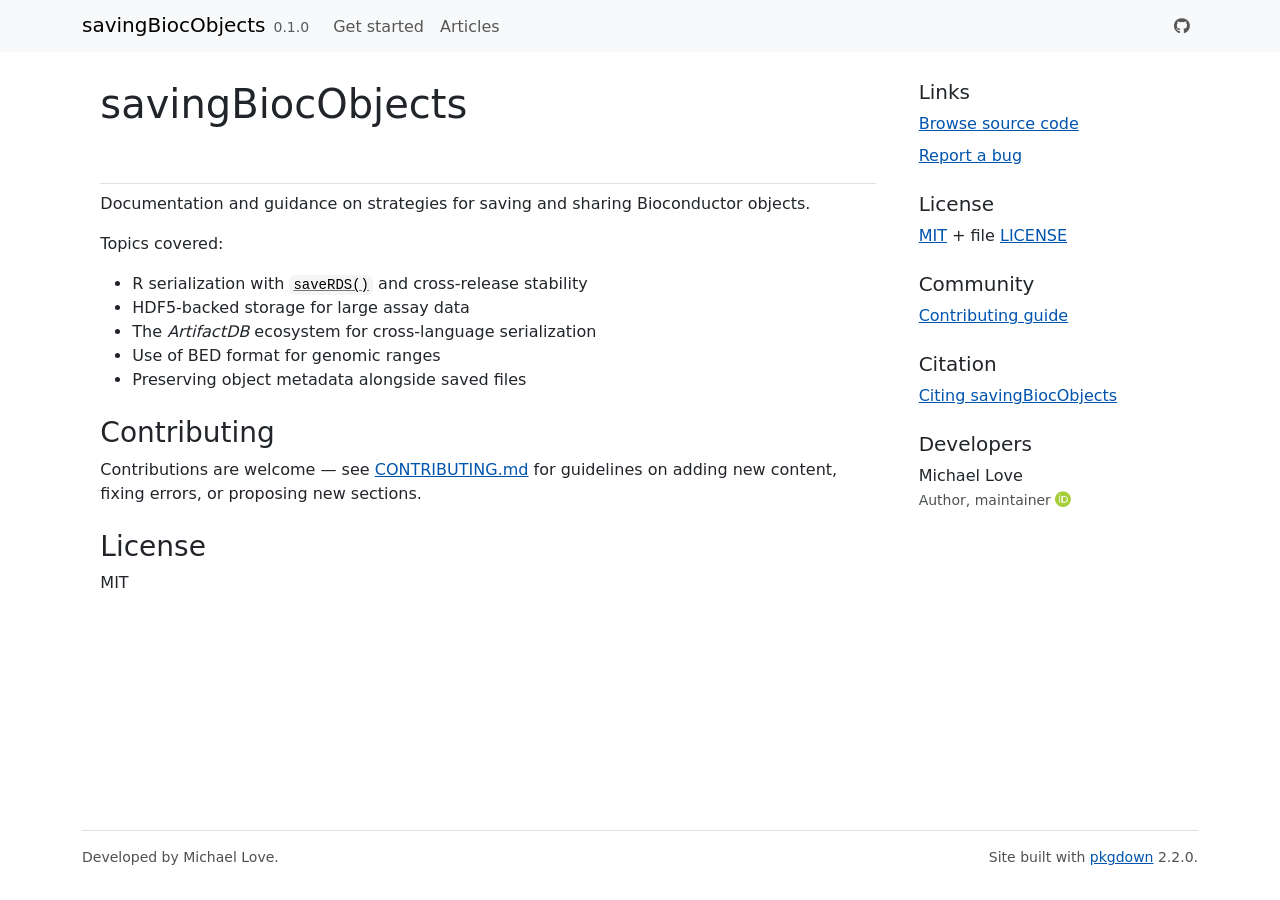
<file: index.html>
<!DOCTYPE html>
<!-- Generated by pkgdown: do not edit by hand --><html lang="en">
<head>
<meta http-equiv="Content-Type" content="text/html; charset=UTF-8">
<meta charset="utf-8">
<meta http-equiv="X-UA-Compatible" content="IE=edge">
<meta name="viewport" content="width=device-width, initial-scale=1, shrink-to-fit=no">
<title>savingBiocObjects • savingBiocObjects</title>
<script src="deps/jquery-3.6.0/jquery-3.6.0.min.js"></script><meta name="viewport" content="width=device-width, initial-scale=1, shrink-to-fit=no">
<link href="deps/bootstrap-5.3.8/bootstrap.min.css" rel="stylesheet">
<script src="deps/bootstrap-5.3.8/bootstrap.bundle.min.js"></script><link href="deps/font-awesome-6.5.2/css/all.min.css" rel="stylesheet">
<link href="deps/font-awesome-6.5.2/css/v4-shims.min.css" rel="stylesheet">
<script src="deps/headroom-0.11.0/headroom.min.js"></script><script src="deps/headroom-0.11.0/jQuery.headroom.min.js"></script><script src="deps/bootstrap-toc-1.0.1/bootstrap-toc.min.js"></script><script src="deps/clipboard.js-2.0.11/clipboard.min.js"></script><script src="deps/search-1.0.0/autocomplete.jquery.min.js"></script><script src="deps/search-1.0.0/fuse.min.js"></script><script src="deps/search-1.0.0/mark.min.js"></script><!-- pkgdown --><script src="pkgdown.js"></script><meta property="og:title" content="savingBiocObjects">
<meta name="description" content="Guidance on strategies for saving and sharing Bioconductor objects.
">
<meta property="og:description" content="Guidance on strategies for saving and sharing Bioconductor objects.
">
</head>
<body>
    <a href="#main" class="visually-hidden-focusable">Skip to contents</a>


    <nav class="navbar navbar-expand-lg fixed-top bg-light" data-bs-theme="light" aria-label="Site navigation"><div class="container">

    <a class="navbar-brand me-2" href="index.html">savingBiocObjects</a>

    <small class="nav-text text-muted me-auto" data-bs-toggle="tooltip" data-bs-placement="bottom" title="">0.1.0</small>


    <button class="navbar-toggler" type="button" data-bs-toggle="collapse" data-bs-target="#navbar" aria-controls="navbar" aria-expanded="false" aria-label="Toggle navigation">
      <span class="navbar-toggler-icon"></span>
    </button>

    <div id="navbar" class="collapse navbar-collapse ms-3">
      <ul class="navbar-nav me-auto">
<li class="nav-item"><a class="nav-link" href="articles/savingBiocObjects.html">Get started</a></li>
<li class="nav-item"><a class="nav-link" href="articles/index.html">Articles</a></li>
      </ul>
<ul class="navbar-nav">
<li class="nav-item"><a class="external-link nav-link" href="https://github.com/mikelove/saving-bioc-objects" aria-label="GitHub"><span class="fa fa-github"></span></a></li>
      </ul>
</div>


  </div>
</nav><div class="container template-home">
<div class="row">
  <main id="main" class="col-md-9"><div class="section level1">
<div class="page-header"><h1 id="savingbiocobjects">savingBiocObjects<a class="anchor" aria-label="anchor" href="#savingbiocobjects"></a>
</h1></div>
<p>Documentation and guidance on strategies for saving and sharing Bioconductor objects.</p>
<p>Topics covered:</p>
<ul>
<li>R serialization with <code><a href="https://rdrr.io/r/base/readRDS.html" class="external-link">saveRDS()</a></code> and cross-release stability</li>
<li>HDF5-backed storage for large assay data</li>
<li>The <em>ArtifactDB</em> ecosystem for cross-language serialization</li>
<li>Use of BED format for genomic ranges</li>
<li>Preserving object metadata alongside saved files</li>
</ul>
<div class="section level2">
<h2 id="contributing">Contributing<a class="anchor" aria-label="anchor" href="#contributing"></a>
</h2>
<p>Contributions are welcome — see <a href="CONTRIBUTING.html">CONTRIBUTING.md</a> for guidelines on adding new content, fixing errors, or proposing new sections.</p>
</div>
<div class="section level2">
<h2 id="license">License<a class="anchor" aria-label="anchor" href="#license"></a>
</h2>
<p>MIT</p>
</div>
</div>
  </main><aside class="col-md-3"><div class="links">
<h2 data-toc-skip>Links</h2>
<ul class="list-unstyled">
<li><a href="https://github.com/mikelove/saving-bioc-objects/" class="external-link">Browse source code</a></li>
<li><a href="https://github.com/mikelove/saving-bioc-objects/issues" class="external-link">Report a bug</a></li>
</ul>
</div>

<div class="license">
<h2 data-toc-skip>License</h2>
<ul class="list-unstyled">
<li>
<a href="https://opensource.org/licenses/mit-license.php" class="external-link">MIT</a> + file <a href="LICENSE-text.html">LICENSE</a>
</li>
</ul>
</div>

<div class="community">
<h2 data-toc-skip>Community</h2>
<ul class="list-unstyled">
<li><a href="CONTRIBUTING.html">Contributing guide</a></li>
</ul>
</div>

<div class="citation">
<h2 data-toc-skip>Citation</h2>
<ul class="list-unstyled">
<li><a href="authors.html#citation">Citing savingBiocObjects</a></li>
</ul>
</div>

<div class="developers">
<h2 data-toc-skip>Developers</h2>
<ul class="list-unstyled">
<li>Michael Love <br><small class="roles"> Author, maintainer </small> <a href="https://orcid.org/0000-0001-8401-0545" target="orcid.widget" aria-label="ORCID" class="external-link"><span class="fab fa-orcid orcid" aria-hidden="true"></span></a>  </li>
</ul>
</div>



  </aside>
</div>


    <footer><div class="pkgdown-footer-left">
  <p>Developed by Michael Love.</p>
</div>

<div class="pkgdown-footer-right">
  <p>Site built with <a href="https://pkgdown.r-lib.org/" class="external-link">pkgdown</a> 2.2.0.</p>
</div>

    </footer>
</div>





  </body>
</html>
</file>
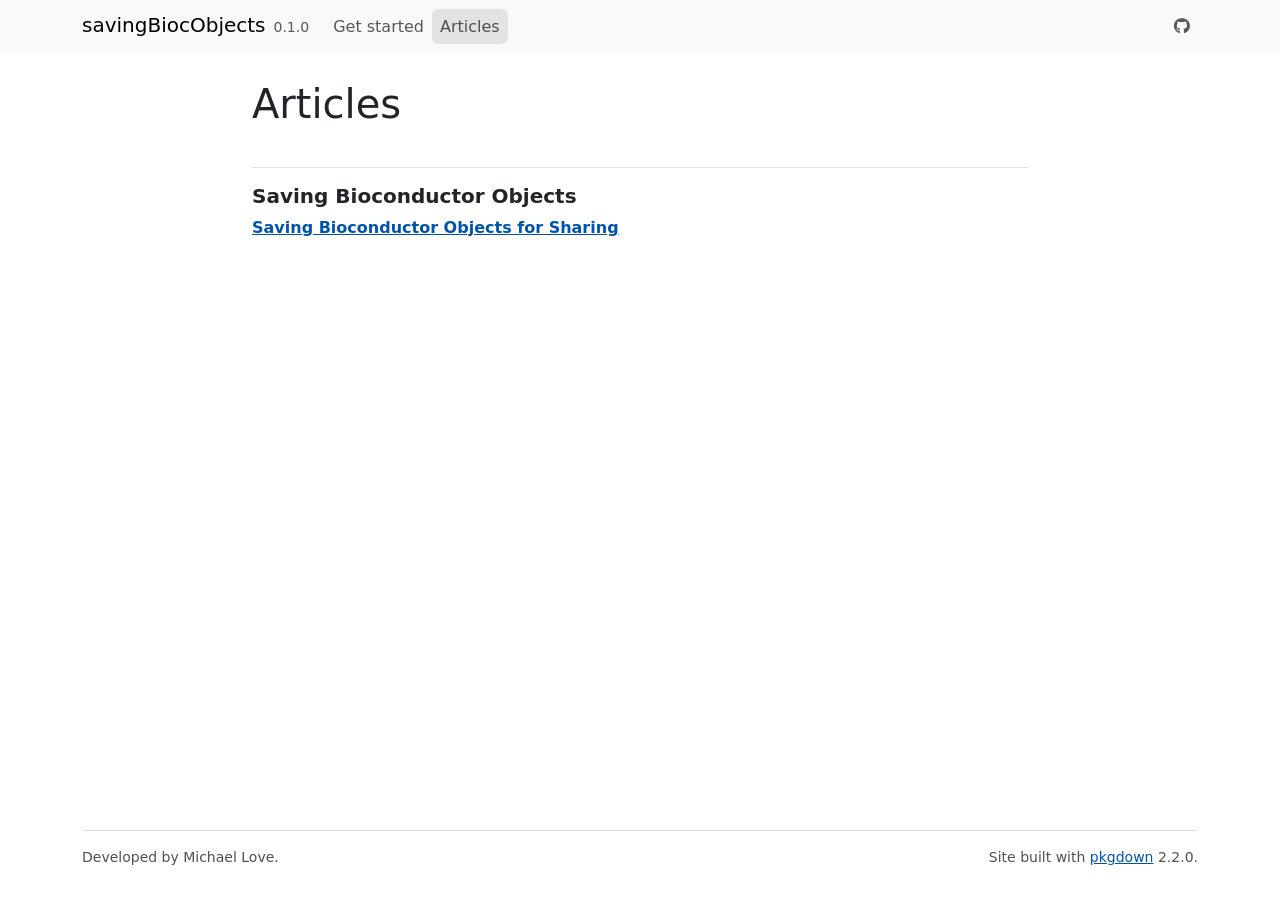
<file: articles/index.html>
<!DOCTYPE html>
<!-- Generated by pkgdown: do not edit by hand --><html lang="en"><head><meta http-equiv="Content-Type" content="text/html; charset=UTF-8"><meta charset="utf-8"><meta http-equiv="X-UA-Compatible" content="IE=edge"><meta name="viewport" content="width=device-width, initial-scale=1, shrink-to-fit=no"><title>Articles • savingBiocObjects</title><script src="../deps/jquery-3.6.0/jquery-3.6.0.min.js"></script><meta name="viewport" content="width=device-width, initial-scale=1, shrink-to-fit=no"><link href="../deps/bootstrap-5.3.8/bootstrap.min.css" rel="stylesheet"><script src="../deps/bootstrap-5.3.8/bootstrap.bundle.min.js"></script><link href="../deps/font-awesome-6.5.2/css/all.min.css" rel="stylesheet"><link href="../deps/font-awesome-6.5.2/css/v4-shims.min.css" rel="stylesheet"><script src="../deps/headroom-0.11.0/headroom.min.js"></script><script src="../deps/headroom-0.11.0/jQuery.headroom.min.js"></script><script src="../deps/bootstrap-toc-1.0.1/bootstrap-toc.min.js"></script><script src="../deps/clipboard.js-2.0.11/clipboard.min.js"></script><script src="../deps/search-1.0.0/autocomplete.jquery.min.js"></script><script src="../deps/search-1.0.0/fuse.min.js"></script><script src="../deps/search-1.0.0/mark.min.js"></script><!-- pkgdown --><script src="../pkgdown.js"></script><meta property="og:title" content="Articles"></head><body>
    <a href="#main" class="visually-hidden-focusable">Skip to contents</a>


    <nav class="navbar navbar-expand-lg fixed-top bg-light" data-bs-theme="light" aria-label="Site navigation"><div class="container">

    <a class="navbar-brand me-2" href="../index.html">savingBiocObjects</a>

    <small class="nav-text text-muted me-auto" data-bs-toggle="tooltip" data-bs-placement="bottom" title="">0.1.0</small>


    <button class="navbar-toggler" type="button" data-bs-toggle="collapse" data-bs-target="#navbar" aria-controls="navbar" aria-expanded="false" aria-label="Toggle navigation">
      <span class="navbar-toggler-icon"></span>
    </button>

    <div id="navbar" class="collapse navbar-collapse ms-3">
      <ul class="navbar-nav me-auto"><li class="nav-item"><a class="nav-link" href="../articles/savingBiocObjects.html">Get started</a></li>
<li class="active nav-item"><a class="nav-link" href="../articles/index.html">Articles</a></li>
      </ul><ul class="navbar-nav"><li class="nav-item"><a class="external-link nav-link" href="https://github.com/mikelove/saving-bioc-objects" aria-label="GitHub"><span class="fa fa-github"></span></a></li>
      </ul></div>


  </div>
</nav><div class="container template-article-index">
<div class="row">
  <main id="main" class="col-md-9"><div class="page-header">

      <h1>Articles</h1>
    </div>

    <div class="section ">
      <h3>Saving Bioconductor Objects</h3>
      <div class="section-desc"></div>

      <dl><dt><a href="savingBiocObjects.html">Saving Bioconductor Objects for Sharing</a></dt>
        <dd>
      </dd></dl></div>
  </main></div>


    <footer><div class="pkgdown-footer-left">
  <p>Developed by Michael Love.</p>
</div>

<div class="pkgdown-footer-right">
  <p>Site built with <a href="https://pkgdown.r-lib.org/" class="external-link">pkgdown</a> 2.2.0.</p>
</div>

    </footer></div>





  </body></html>
</file>
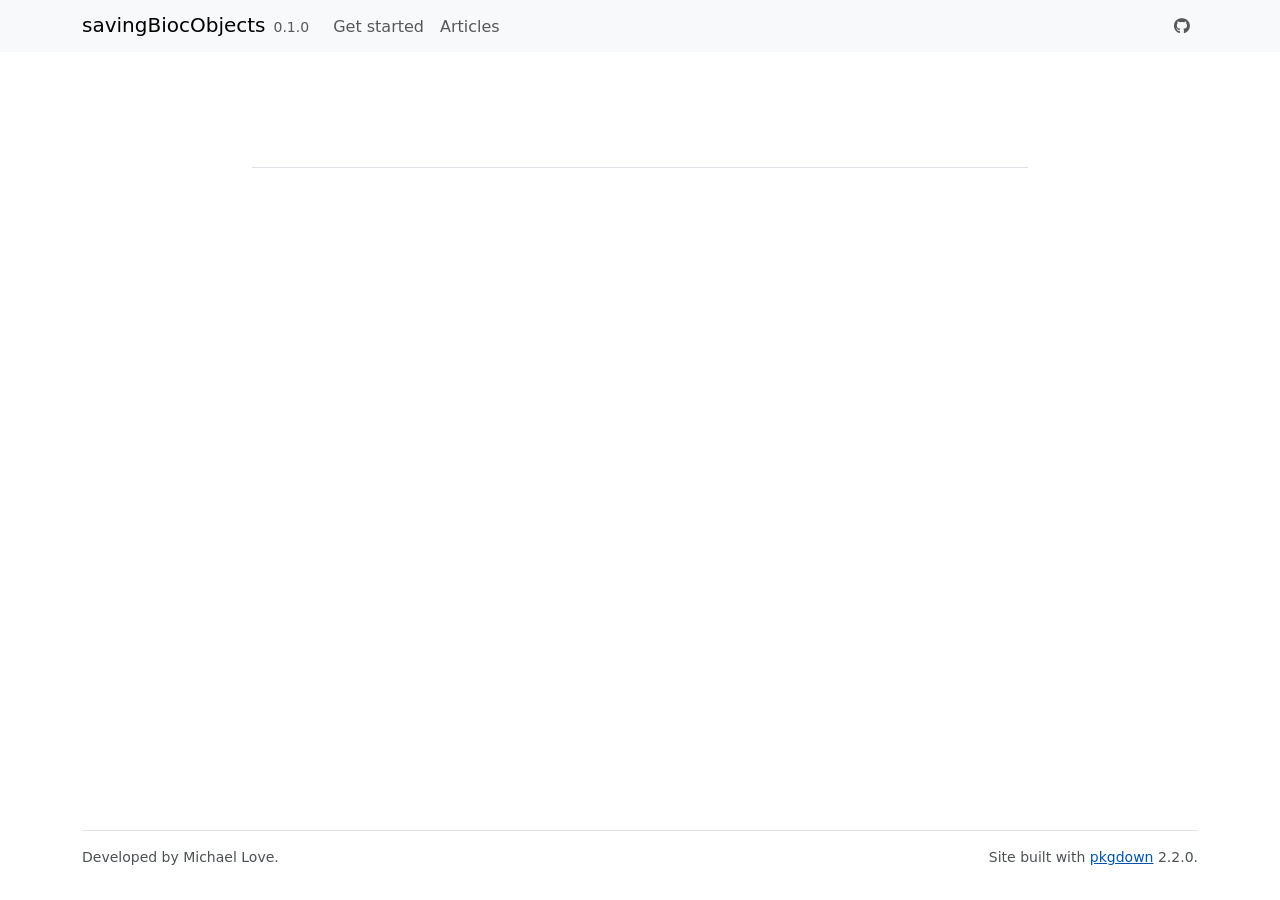
<file: reference/index.html>
<!DOCTYPE html>
<!-- Generated by pkgdown: do not edit by hand --><html lang="en"><head><meta http-equiv="Content-Type" content="text/html; charset=UTF-8"><meta charset="utf-8"><meta http-equiv="X-UA-Compatible" content="IE=edge"><meta name="viewport" content="width=device-width, initial-scale=1, shrink-to-fit=no"><title> • savingBiocObjects</title><script src="../deps/jquery-3.6.0/jquery-3.6.0.min.js"></script><meta name="viewport" content="width=device-width, initial-scale=1, shrink-to-fit=no"><link href="../deps/bootstrap-5.3.8/bootstrap.min.css" rel="stylesheet"><script src="../deps/bootstrap-5.3.8/bootstrap.bundle.min.js"></script><link href="../deps/font-awesome-6.5.2/css/all.min.css" rel="stylesheet"><link href="../deps/font-awesome-6.5.2/css/v4-shims.min.css" rel="stylesheet"><script src="../deps/headroom-0.11.0/headroom.min.js"></script><script src="../deps/headroom-0.11.0/jQuery.headroom.min.js"></script><script src="../deps/bootstrap-toc-1.0.1/bootstrap-toc.min.js"></script><script src="../deps/clipboard.js-2.0.11/clipboard.min.js"></script><script src="../deps/search-1.0.0/autocomplete.jquery.min.js"></script><script src="../deps/search-1.0.0/fuse.min.js"></script><script src="../deps/search-1.0.0/mark.min.js"></script><!-- pkgdown --><script src="../pkgdown.js"></script><meta property="og:title" content=""></head><body>
    <a href="#main" class="visually-hidden-focusable">Skip to contents</a>


    <nav class="navbar navbar-expand-lg fixed-top bg-light" data-bs-theme="light" aria-label="Site navigation"><div class="container">

    <a class="navbar-brand me-2" href="../index.html">savingBiocObjects</a>

    <small class="nav-text text-muted me-auto" data-bs-toggle="tooltip" data-bs-placement="bottom" title="">0.1.0</small>


    <button class="navbar-toggler" type="button" data-bs-toggle="collapse" data-bs-target="#navbar" aria-controls="navbar" aria-expanded="false" aria-label="Toggle navigation">
      <span class="navbar-toggler-icon"></span>
    </button>

    <div id="navbar" class="collapse navbar-collapse ms-3">
      <ul class="navbar-nav me-auto"><li class="nav-item"><a class="nav-link" href="../articles/savingBiocObjects.html">Get started</a></li>
<li class="nav-item"><a class="nav-link" href="../articles/index.html">Articles</a></li>
      </ul><ul class="navbar-nav"><li class="nav-item"><a class="external-link nav-link" href="https://github.com/mikelove/saving-bioc-objects" aria-label="GitHub"><span class="fa fa-github"></span></a></li>
      </ul></div>


  </div>
</nav><div class="container template-reference-index">
<div class="row">
  <main id="main" class="col-md-9"><div class="page-header">

      <h1></h1>
    </div>


  </main></div>


    <footer><div class="pkgdown-footer-left">
  <p>Developed by Michael Love.</p>
</div>

<div class="pkgdown-footer-right">
  <p>Site built with <a href="https://pkgdown.r-lib.org/" class="external-link">pkgdown</a> 2.2.0.</p>
</div>

    </footer></div>





  </body></html>
</file>
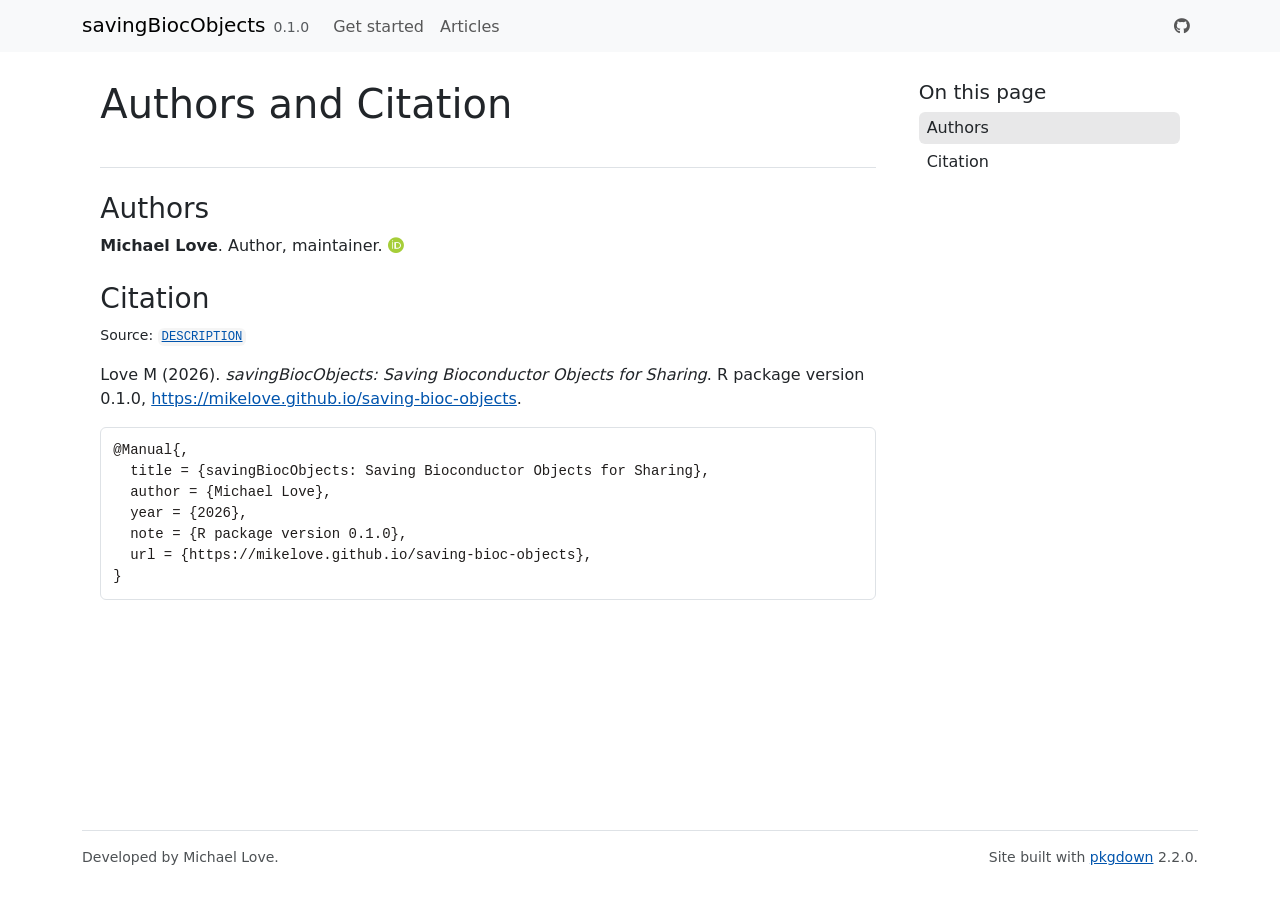
<file: authors.html>
<!DOCTYPE html>
<!-- Generated by pkgdown: do not edit by hand --><html lang="en"><head><meta http-equiv="Content-Type" content="text/html; charset=UTF-8"><meta charset="utf-8"><meta http-equiv="X-UA-Compatible" content="IE=edge"><meta name="viewport" content="width=device-width, initial-scale=1, shrink-to-fit=no"><title>Authors and Citation • savingBiocObjects</title><script src="deps/jquery-3.6.0/jquery-3.6.0.min.js"></script><meta name="viewport" content="width=device-width, initial-scale=1, shrink-to-fit=no"><link href="deps/bootstrap-5.3.8/bootstrap.min.css" rel="stylesheet"><script src="deps/bootstrap-5.3.8/bootstrap.bundle.min.js"></script><link href="deps/font-awesome-6.5.2/css/all.min.css" rel="stylesheet"><link href="deps/font-awesome-6.5.2/css/v4-shims.min.css" rel="stylesheet"><script src="deps/headroom-0.11.0/headroom.min.js"></script><script src="deps/headroom-0.11.0/jQuery.headroom.min.js"></script><script src="deps/bootstrap-toc-1.0.1/bootstrap-toc.min.js"></script><script src="deps/clipboard.js-2.0.11/clipboard.min.js"></script><script src="deps/search-1.0.0/autocomplete.jquery.min.js"></script><script src="deps/search-1.0.0/fuse.min.js"></script><script src="deps/search-1.0.0/mark.min.js"></script><!-- pkgdown --><script src="pkgdown.js"></script><meta property="og:title" content="Authors and Citation"></head><body>
    <a href="#main" class="visually-hidden-focusable">Skip to contents</a>


    <nav class="navbar navbar-expand-lg fixed-top bg-light" data-bs-theme="light" aria-label="Site navigation"><div class="container">

    <a class="navbar-brand me-2" href="index.html">savingBiocObjects</a>

    <small class="nav-text text-muted me-auto" data-bs-toggle="tooltip" data-bs-placement="bottom" title="">0.1.0</small>


    <button class="navbar-toggler" type="button" data-bs-toggle="collapse" data-bs-target="#navbar" aria-controls="navbar" aria-expanded="false" aria-label="Toggle navigation">
      <span class="navbar-toggler-icon"></span>
    </button>

    <div id="navbar" class="collapse navbar-collapse ms-3">
      <ul class="navbar-nav me-auto"><li class="nav-item"><a class="nav-link" href="articles/savingBiocObjects.html">Get started</a></li>
<li class="nav-item"><a class="nav-link" href="articles/index.html">Articles</a></li>
      </ul><ul class="navbar-nav"><li class="nav-item"><a class="external-link nav-link" href="https://github.com/mikelove/saving-bioc-objects" aria-label="GitHub"><span class="fa fa-github"></span></a></li>
      </ul></div>


  </div>
</nav><div class="container template-citation-authors">
<div class="row">
  <main id="main" class="col-md-9"><div class="page-header">

      <h1>Authors and Citation</h1>
    </div>

    <div class="section level2">
      <h2>Authors</h2>

      <ul class="list-unstyled"><li>
          <p><strong>Michael Love</strong>. Author, maintainer. <a href="https://orcid.org/0000-0001-8401-0545" target="orcid.widget" aria-label="ORCID" class="external-link"><span class="fab fa-orcid orcid" aria-hidden="true"></span></a>
          </p>
        </li>
      </ul></div>

    <div class="section level2">
      <h2 id="citation">Citation</h2>
      <p><small class="dont-index">Source: <a href="https://github.com/mikelove/saving-bioc-objects/blob/main/DESCRIPTION" class="external-link"><code>DESCRIPTION</code></a></small></p>

      <p>Love M (2026).
<em>savingBiocObjects: Saving Bioconductor Objects for Sharing</em>.
R package version 0.1.0, <a href="https://mikelove.github.io/saving-bioc-objects">https://mikelove.github.io/saving-bioc-objects</a>.
</p>
      <pre>@Manual{,
  title = {savingBiocObjects: Saving Bioconductor Objects for Sharing},
  author = {Michael Love},
  year = {2026},
  note = {R package version 0.1.0},
  url = {https://mikelove.github.io/saving-bioc-objects},
}</pre>
    </div>

  </main><aside class="col-md-3"><nav id="toc" aria-label="Table of contents"><h2>On this page</h2>
    </nav></aside></div>


    <footer><div class="pkgdown-footer-left">
  <p>Developed by Michael Love.</p>
</div>

<div class="pkgdown-footer-right">
  <p>Site built with <a href="https://pkgdown.r-lib.org/" class="external-link">pkgdown</a> 2.2.0.</p>
</div>

    </footer></div>





  </body></html>
</file>
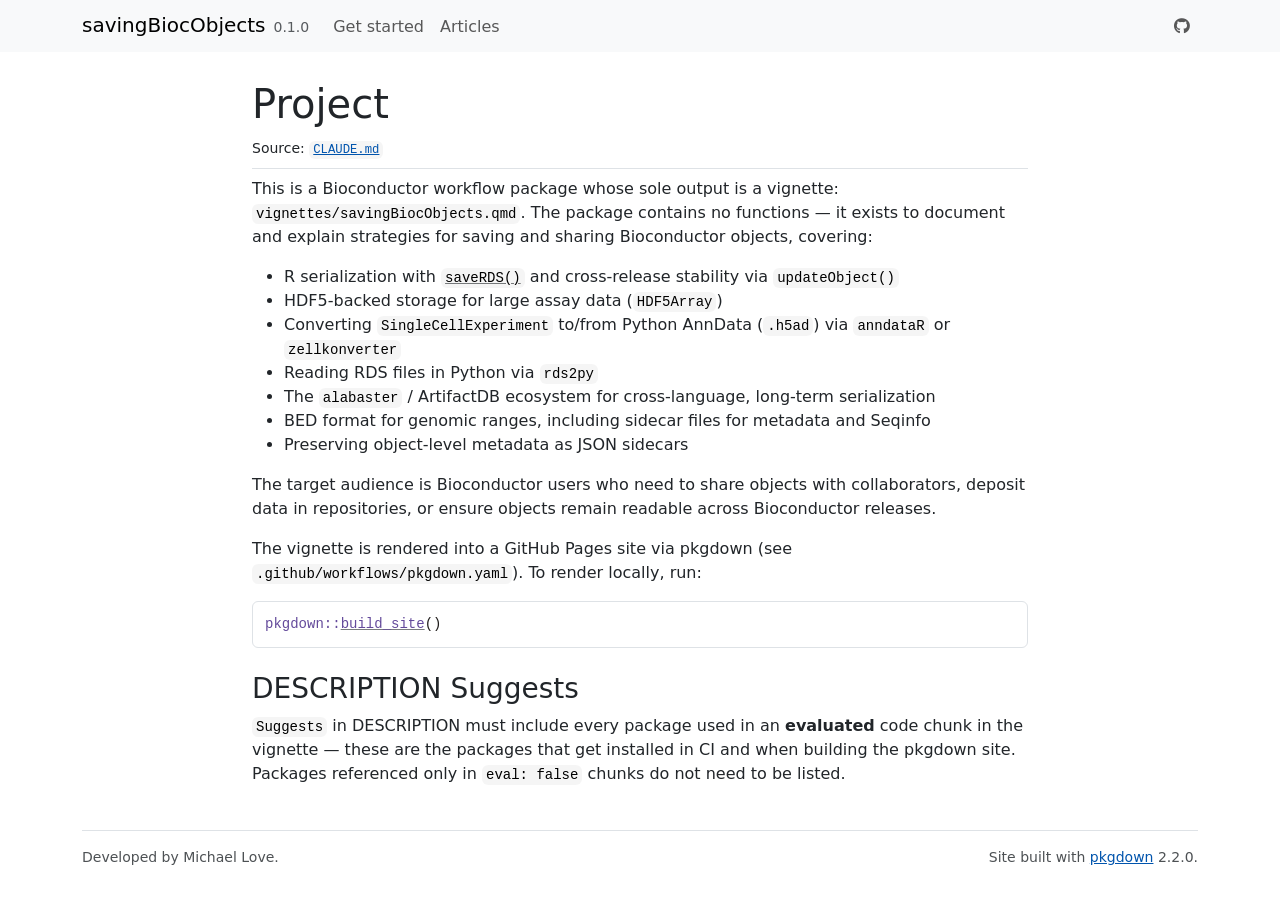
<file: CLAUDE.html>
<!DOCTYPE html>
<!-- Generated by pkgdown: do not edit by hand --><html lang="en"><head><meta http-equiv="Content-Type" content="text/html; charset=UTF-8"><meta charset="utf-8"><meta http-equiv="X-UA-Compatible" content="IE=edge"><meta name="viewport" content="width=device-width, initial-scale=1, shrink-to-fit=no"><title>Project • savingBiocObjects</title><script src="deps/jquery-3.6.0/jquery-3.6.0.min.js"></script><meta name="viewport" content="width=device-width, initial-scale=1, shrink-to-fit=no"><link href="deps/bootstrap-5.3.8/bootstrap.min.css" rel="stylesheet"><script src="deps/bootstrap-5.3.8/bootstrap.bundle.min.js"></script><link href="deps/font-awesome-6.5.2/css/all.min.css" rel="stylesheet"><link href="deps/font-awesome-6.5.2/css/v4-shims.min.css" rel="stylesheet"><script src="deps/headroom-0.11.0/headroom.min.js"></script><script src="deps/headroom-0.11.0/jQuery.headroom.min.js"></script><script src="deps/bootstrap-toc-1.0.1/bootstrap-toc.min.js"></script><script src="deps/clipboard.js-2.0.11/clipboard.min.js"></script><script src="deps/search-1.0.0/autocomplete.jquery.min.js"></script><script src="deps/search-1.0.0/fuse.min.js"></script><script src="deps/search-1.0.0/mark.min.js"></script><!-- pkgdown --><script src="pkgdown.js"></script><meta property="og:title" content="Project"></head><body>
    <a href="#main" class="visually-hidden-focusable">Skip to contents</a>


    <nav class="navbar navbar-expand-lg fixed-top bg-light" data-bs-theme="light" aria-label="Site navigation"><div class="container">

    <a class="navbar-brand me-2" href="index.html">savingBiocObjects</a>

    <small class="nav-text text-muted me-auto" data-bs-toggle="tooltip" data-bs-placement="bottom" title="">0.1.0</small>


    <button class="navbar-toggler" type="button" data-bs-toggle="collapse" data-bs-target="#navbar" aria-controls="navbar" aria-expanded="false" aria-label="Toggle navigation">
      <span class="navbar-toggler-icon"></span>
    </button>

    <div id="navbar" class="collapse navbar-collapse ms-3">
      <ul class="navbar-nav me-auto"><li class="nav-item"><a class="nav-link" href="articles/savingBiocObjects.html">Get started</a></li>
<li class="nav-item"><a class="nav-link" href="articles/index.html">Articles</a></li>
      </ul><ul class="navbar-nav"><li class="nav-item"><a class="external-link nav-link" href="https://github.com/mikelove/saving-bioc-objects" aria-label="GitHub"><span class="fa fa-github"></span></a></li>
      </ul></div>


  </div>
</nav><div class="container template-title-body">
<div class="row">
  <main id="main" class="col-md-9"><div class="page-header">

      <h1>Project</h1>
      <small class="dont-index">Source: <a href="https://github.com/mikelove/saving-bioc-objects/blob/main/CLAUDE.md" class="external-link"><code>CLAUDE.md</code></a></small>
    </div>

<div id="project" class="section level1">

<p>This is a Bioconductor workflow package whose sole output is a vignette: <code>vignettes/savingBiocObjects.qmd</code>. The package contains no functions — it exists to document and explain strategies for saving and sharing Bioconductor objects, covering:</p>
<ul><li>R serialization with <code><a href="https://rdrr.io/r/base/readRDS.html" class="external-link">saveRDS()</a></code> and cross-release stability via <code>updateObject()</code>
</li>
<li>HDF5-backed storage for large assay data (<code>HDF5Array</code>)</li>
<li>Converting <code>SingleCellExperiment</code> to/from Python AnnData (<code>.h5ad</code>) via <code>anndataR</code> or <code>zellkonverter</code>
</li>
<li>Reading RDS files in Python via <code>rds2py</code>
</li>
<li>The <code>alabaster</code> / ArtifactDB ecosystem for cross-language, long-term serialization</li>
<li>BED format for genomic ranges, including sidecar files for metadata and Seqinfo</li>
<li>Preserving object-level metadata as JSON sidecars</li>
</ul><p>The target audience is Bioconductor users who need to share objects with collaborators, deposit data in repositories, or ensure objects remain readable across Bioconductor releases.</p>
<p>The vignette is rendered into a GitHub Pages site via pkgdown (see <code>.github/workflows/pkgdown.yaml</code>). To render locally, run:</p>
<div class="sourceCode" id="cb1"><pre class="downlit sourceCode r">
<code class="sourceCode R"><span><span class="fu">pkgdown</span><span class="fu">::</span><span class="fu"><a href="https://pkgdown.r-lib.org/reference/build_site.html" class="external-link">build_site</a></span><span class="op">(</span><span class="op">)</span></span></code></pre></div>
<div class="section level2">
<h2 id="description-suggests">DESCRIPTION Suggests<a class="anchor" aria-label="anchor" href="#description-suggests"></a></h2>
<p><code>Suggests</code> in DESCRIPTION must include every package used in an <strong>evaluated</strong> code chunk in the vignette — these are the packages that get installed in CI and when building the pkgdown site. Packages referenced only in <code>eval: false</code> chunks do not need to be listed.</p>
</div>
</div>

  </main></div>


    <footer><div class="pkgdown-footer-left">
  <p>Developed by Michael Love.</p>
</div>

<div class="pkgdown-footer-right">
  <p>Site built with <a href="https://pkgdown.r-lib.org/" class="external-link">pkgdown</a> 2.2.0.</p>
</div>

    </footer></div>





  </body></html>
</file>
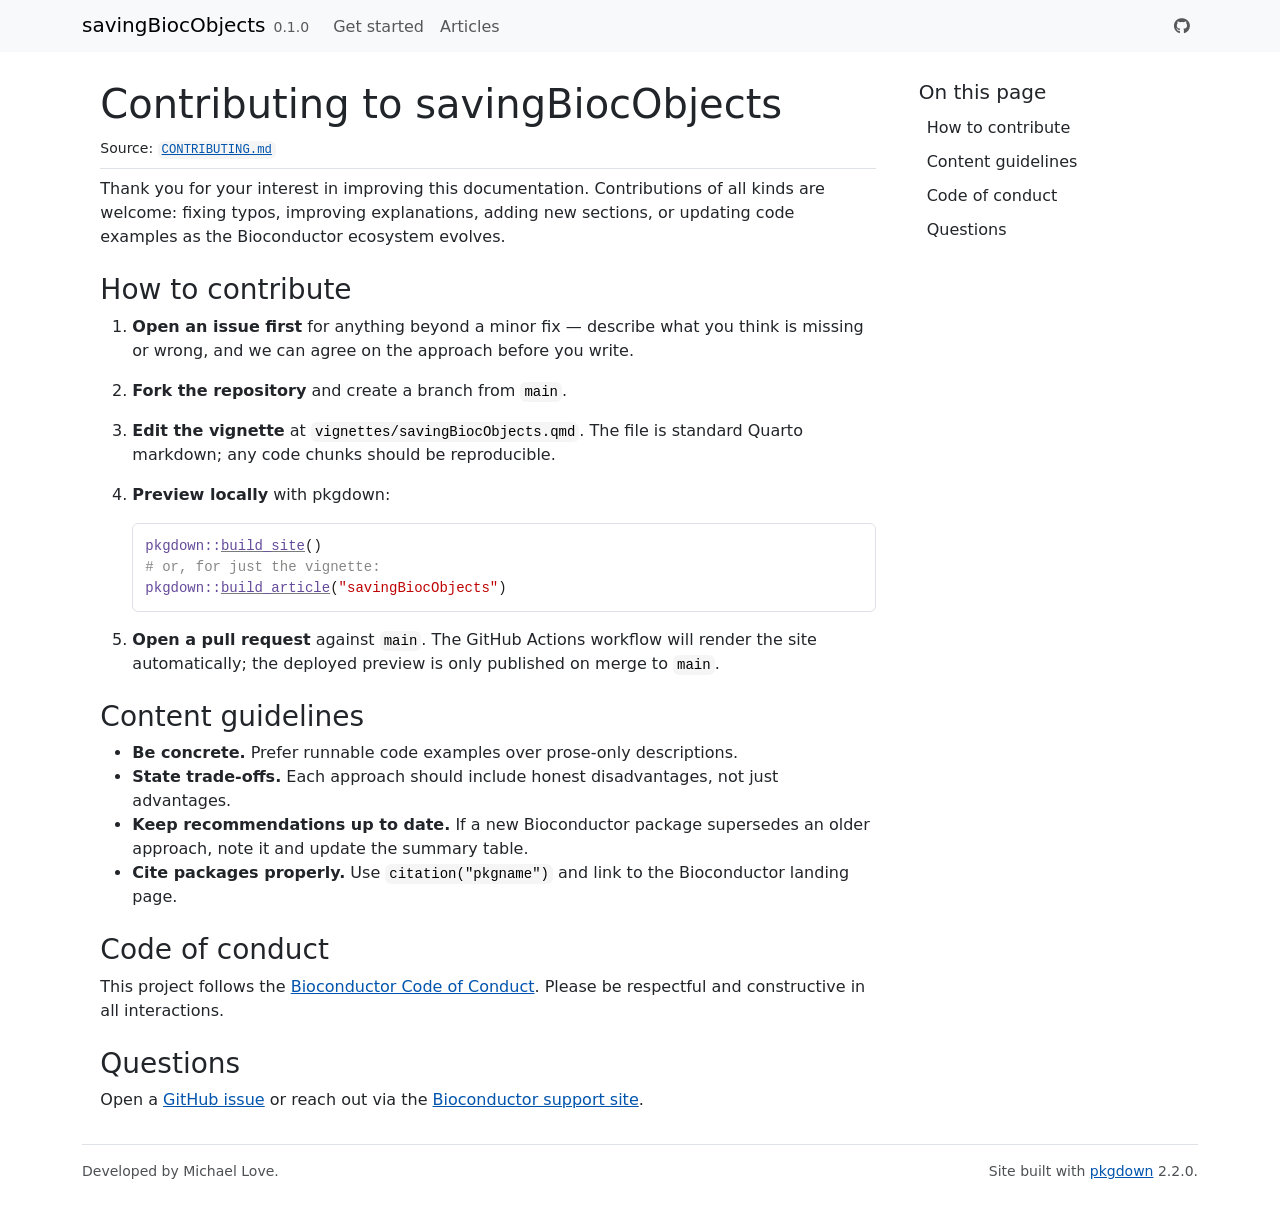
<file: CONTRIBUTING.html>
<!DOCTYPE html>
<!-- Generated by pkgdown: do not edit by hand --><html lang="en"><head><meta http-equiv="Content-Type" content="text/html; charset=UTF-8"><meta charset="utf-8"><meta http-equiv="X-UA-Compatible" content="IE=edge"><meta name="viewport" content="width=device-width, initial-scale=1, shrink-to-fit=no"><title>Contributing to savingBiocObjects • savingBiocObjects</title><script src="deps/jquery-3.6.0/jquery-3.6.0.min.js"></script><meta name="viewport" content="width=device-width, initial-scale=1, shrink-to-fit=no"><link href="deps/bootstrap-5.3.8/bootstrap.min.css" rel="stylesheet"><script src="deps/bootstrap-5.3.8/bootstrap.bundle.min.js"></script><link href="deps/font-awesome-6.5.2/css/all.min.css" rel="stylesheet"><link href="deps/font-awesome-6.5.2/css/v4-shims.min.css" rel="stylesheet"><script src="deps/headroom-0.11.0/headroom.min.js"></script><script src="deps/headroom-0.11.0/jQuery.headroom.min.js"></script><script src="deps/bootstrap-toc-1.0.1/bootstrap-toc.min.js"></script><script src="deps/clipboard.js-2.0.11/clipboard.min.js"></script><script src="deps/search-1.0.0/autocomplete.jquery.min.js"></script><script src="deps/search-1.0.0/fuse.min.js"></script><script src="deps/search-1.0.0/mark.min.js"></script><!-- pkgdown --><script src="pkgdown.js"></script><meta property="og:title" content="Contributing to savingBiocObjects"></head><body>
    <a href="#main" class="visually-hidden-focusable">Skip to contents</a>


    <nav class="navbar navbar-expand-lg fixed-top bg-light" data-bs-theme="light" aria-label="Site navigation"><div class="container">

    <a class="navbar-brand me-2" href="index.html">savingBiocObjects</a>

    <small class="nav-text text-muted me-auto" data-bs-toggle="tooltip" data-bs-placement="bottom" title="">0.1.0</small>


    <button class="navbar-toggler" type="button" data-bs-toggle="collapse" data-bs-target="#navbar" aria-controls="navbar" aria-expanded="false" aria-label="Toggle navigation">
      <span class="navbar-toggler-icon"></span>
    </button>

    <div id="navbar" class="collapse navbar-collapse ms-3">
      <ul class="navbar-nav me-auto"><li class="nav-item"><a class="nav-link" href="articles/savingBiocObjects.html">Get started</a></li>
<li class="nav-item"><a class="nav-link" href="articles/index.html">Articles</a></li>
      </ul><ul class="navbar-nav"><li class="nav-item"><a class="external-link nav-link" href="https://github.com/mikelove/saving-bioc-objects" aria-label="GitHub"><span class="fa fa-github"></span></a></li>
      </ul></div>


  </div>
</nav><div class="container template-title-body">
<div class="row">
  <main id="main" class="col-md-9"><div class="page-header">

      <h1>Contributing to savingBiocObjects</h1>
      <small class="dont-index">Source: <a href="https://github.com/mikelove/saving-bioc-objects/blob/main/CONTRIBUTING.md" class="external-link"><code>CONTRIBUTING.md</code></a></small>
    </div>

<div id="contributing-to-savingbiocobjects" class="section level1">

<p>Thank you for your interest in improving this documentation. Contributions of all kinds are welcome: fixing typos, improving explanations, adding new sections, or updating code examples as the Bioconductor ecosystem evolves.</p>
<div class="section level2">
<h2 id="how-to-contribute">How to contribute<a class="anchor" aria-label="anchor" href="#how-to-contribute"></a></h2>
<ol style="list-style-type: decimal"><li><p><strong>Open an issue first</strong> for anything beyond a minor fix — describe what you think is missing or wrong, and we can agree on the approach before you write.</p></li>
<li><p><strong>Fork the repository</strong> and create a branch from <code>main</code>.</p></li>
<li><p><strong>Edit the vignette</strong> at <code>vignettes/savingBiocObjects.qmd</code>. The file is standard Quarto markdown; any code chunks should be reproducible.</p></li>
<li>
<p><strong>Preview locally</strong> with pkgdown:</p>
<div class="sourceCode" id="cb1"><pre class="downlit sourceCode r">
<code class="sourceCode R"><span><span class="fu">pkgdown</span><span class="fu">::</span><span class="fu"><a href="https://pkgdown.r-lib.org/reference/build_site.html" class="external-link">build_site</a></span><span class="op">(</span><span class="op">)</span></span>
<span><span class="co"># or, for just the vignette:</span></span>
<span><span class="fu">pkgdown</span><span class="fu">::</span><span class="fu"><a href="https://pkgdown.r-lib.org/reference/build_articles.html" class="external-link">build_article</a></span><span class="op">(</span><span class="st">"savingBiocObjects"</span><span class="op">)</span></span></code></pre></div>
</li>
<li><p><strong>Open a pull request</strong> against <code>main</code>. The GitHub Actions workflow will render the site automatically; the deployed preview is only published on merge to <code>main</code>.</p></li>
</ol></div>
<div class="section level2">
<h2 id="content-guidelines">Content guidelines<a class="anchor" aria-label="anchor" href="#content-guidelines"></a></h2>
<ul><li>
<strong>Be concrete.</strong> Prefer runnable code examples over prose-only descriptions.</li>
<li>
<strong>State trade-offs.</strong> Each approach should include honest disadvantages, not just advantages.</li>
<li>
<strong>Keep recommendations up to date.</strong> If a new Bioconductor package supersedes an older approach, note it and update the summary table.</li>
<li>
<strong>Cite packages properly.</strong> Use <code>citation("pkgname")</code> and link to the Bioconductor landing page.</li>
</ul></div>
<div class="section level2">
<h2 id="code-of-conduct">Code of conduct<a class="anchor" aria-label="anchor" href="#code-of-conduct"></a></h2>
<p>This project follows the <a href="https://bioconductor.org/about/code-of-conduct/" class="external-link">Bioconductor Code of Conduct</a>. Please be respectful and constructive in all interactions.</p>
</div>
<div class="section level2">
<h2 id="questions">Questions<a class="anchor" aria-label="anchor" href="#questions"></a></h2>
<p>Open a <a href="https://github.com/mikelove/saving-bioc-objects/issues" class="external-link">GitHub issue</a> or reach out via the <a href="https://support.bioconductor.org" class="external-link">Bioconductor support site</a>.</p>
</div>
</div>

  </main><aside class="col-md-3"><nav id="toc" aria-label="Table of contents"><h2>On this page</h2>
    </nav></aside></div>


    <footer><div class="pkgdown-footer-left">
  <p>Developed by Michael Love.</p>
</div>

<div class="pkgdown-footer-right">
  <p>Site built with <a href="https://pkgdown.r-lib.org/" class="external-link">pkgdown</a> 2.2.0.</p>
</div>

    </footer></div>





  </body></html>
</file>
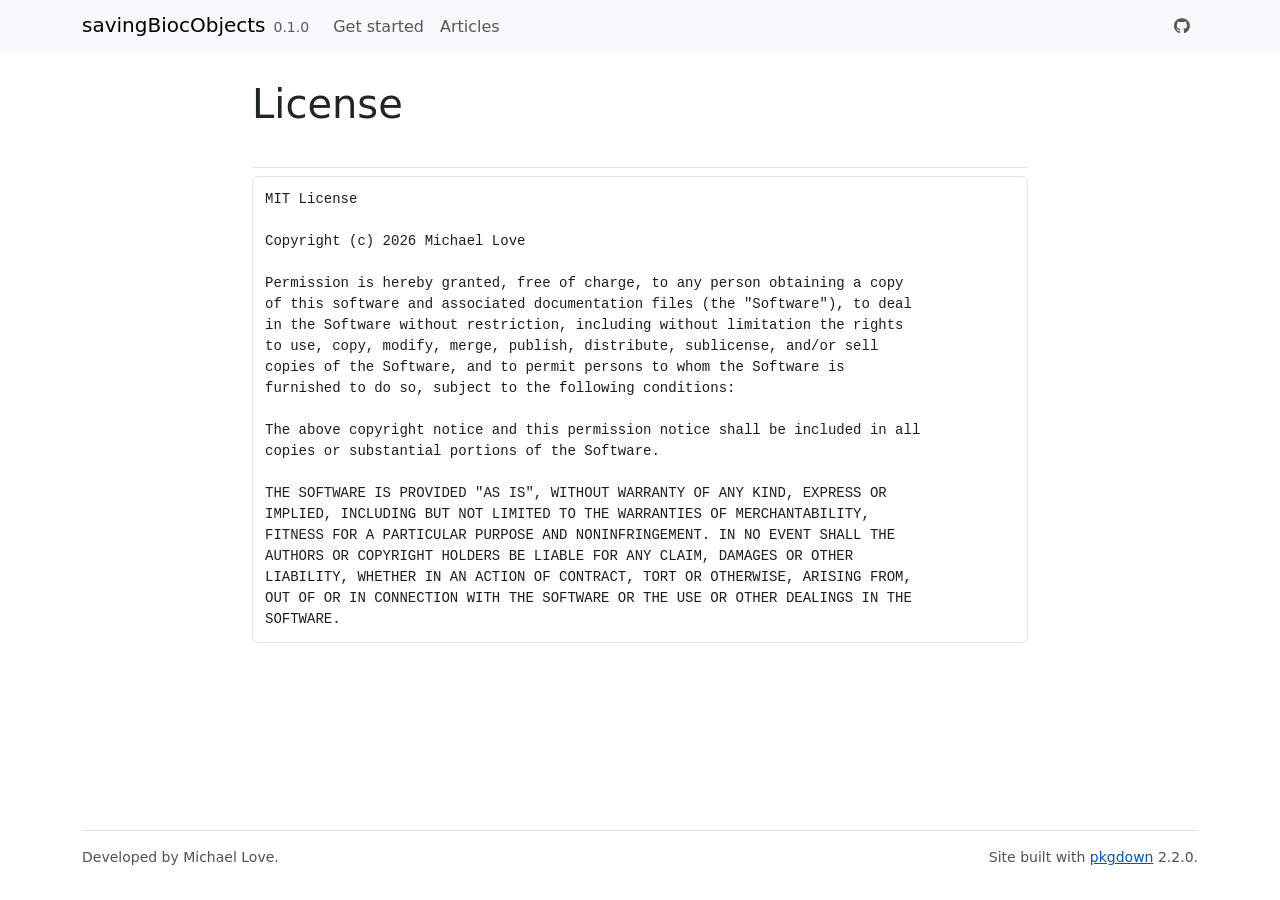
<file: LICENSE-text.html>
<!DOCTYPE html>
<!-- Generated by pkgdown: do not edit by hand --><html lang="en"><head><meta http-equiv="Content-Type" content="text/html; charset=UTF-8"><meta charset="utf-8"><meta http-equiv="X-UA-Compatible" content="IE=edge"><meta name="viewport" content="width=device-width, initial-scale=1, shrink-to-fit=no"><title>License • savingBiocObjects</title><script src="deps/jquery-3.6.0/jquery-3.6.0.min.js"></script><meta name="viewport" content="width=device-width, initial-scale=1, shrink-to-fit=no"><link href="deps/bootstrap-5.3.8/bootstrap.min.css" rel="stylesheet"><script src="deps/bootstrap-5.3.8/bootstrap.bundle.min.js"></script><link href="deps/font-awesome-6.5.2/css/all.min.css" rel="stylesheet"><link href="deps/font-awesome-6.5.2/css/v4-shims.min.css" rel="stylesheet"><script src="deps/headroom-0.11.0/headroom.min.js"></script><script src="deps/headroom-0.11.0/jQuery.headroom.min.js"></script><script src="deps/bootstrap-toc-1.0.1/bootstrap-toc.min.js"></script><script src="deps/clipboard.js-2.0.11/clipboard.min.js"></script><script src="deps/search-1.0.0/autocomplete.jquery.min.js"></script><script src="deps/search-1.0.0/fuse.min.js"></script><script src="deps/search-1.0.0/mark.min.js"></script><!-- pkgdown --><script src="pkgdown.js"></script><meta property="og:title" content="License"></head><body>
    <a href="#main" class="visually-hidden-focusable">Skip to contents</a>


    <nav class="navbar navbar-expand-lg fixed-top bg-light" data-bs-theme="light" aria-label="Site navigation"><div class="container">

    <a class="navbar-brand me-2" href="index.html">savingBiocObjects</a>

    <small class="nav-text text-muted me-auto" data-bs-toggle="tooltip" data-bs-placement="bottom" title="">0.1.0</small>


    <button class="navbar-toggler" type="button" data-bs-toggle="collapse" data-bs-target="#navbar" aria-controls="navbar" aria-expanded="false" aria-label="Toggle navigation">
      <span class="navbar-toggler-icon"></span>
    </button>

    <div id="navbar" class="collapse navbar-collapse ms-3">
      <ul class="navbar-nav me-auto"><li class="nav-item"><a class="nav-link" href="articles/savingBiocObjects.html">Get started</a></li>
<li class="nav-item"><a class="nav-link" href="articles/index.html">Articles</a></li>
      </ul><ul class="navbar-nav"><li class="nav-item"><a class="external-link nav-link" href="https://github.com/mikelove/saving-bioc-objects" aria-label="GitHub"><span class="fa fa-github"></span></a></li>
      </ul></div>


  </div>
</nav><div class="container template-title-body">
<div class="row">
  <main id="main" class="col-md-9"><div class="page-header">

      <h1>License</h1>

    </div>

<pre>MIT License

Copyright (c) 2026 Michael Love

Permission is hereby granted, free of charge, to any person obtaining a copy
of this software and associated documentation files (the "Software"), to deal
in the Software without restriction, including without limitation the rights
to use, copy, modify, merge, publish, distribute, sublicense, and/or sell
copies of the Software, and to permit persons to whom the Software is
furnished to do so, subject to the following conditions:

The above copyright notice and this permission notice shall be included in all
copies or substantial portions of the Software.

THE SOFTWARE IS PROVIDED "AS IS", WITHOUT WARRANTY OF ANY KIND, EXPRESS OR
IMPLIED, INCLUDING BUT NOT LIMITED TO THE WARRANTIES OF MERCHANTABILITY,
FITNESS FOR A PARTICULAR PURPOSE AND NONINFRINGEMENT. IN NO EVENT SHALL THE
AUTHORS OR COPYRIGHT HOLDERS BE LIABLE FOR ANY CLAIM, DAMAGES OR OTHER
LIABILITY, WHETHER IN AN ACTION OF CONTRACT, TORT OR OTHERWISE, ARISING FROM,
OUT OF OR IN CONNECTION WITH THE SOFTWARE OR THE USE OR OTHER DEALINGS IN THE
SOFTWARE.
</pre>

  </main></div>


    <footer><div class="pkgdown-footer-left">
  <p>Developed by Michael Love.</p>
</div>

<div class="pkgdown-footer-right">
  <p>Site built with <a href="https://pkgdown.r-lib.org/" class="external-link">pkgdown</a> 2.2.0.</p>
</div>

    </footer></div>





  </body></html>
</file>
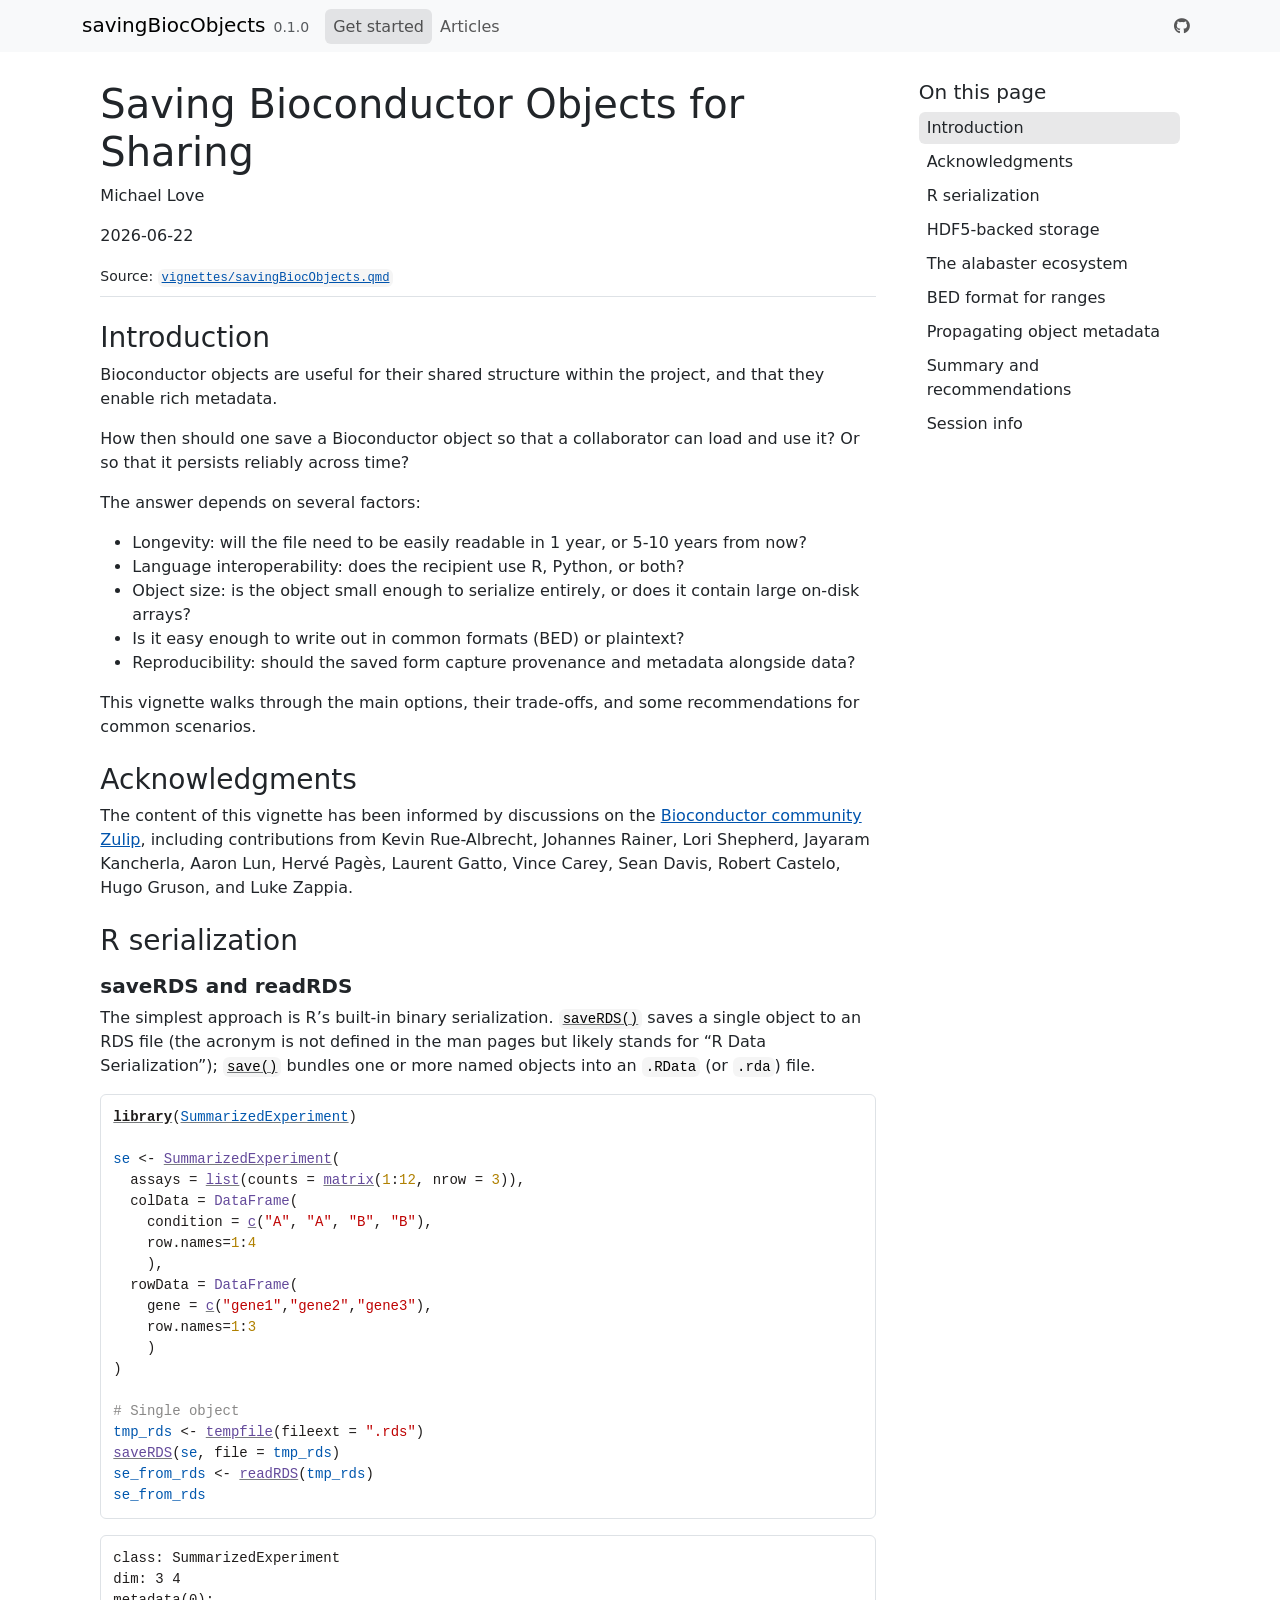
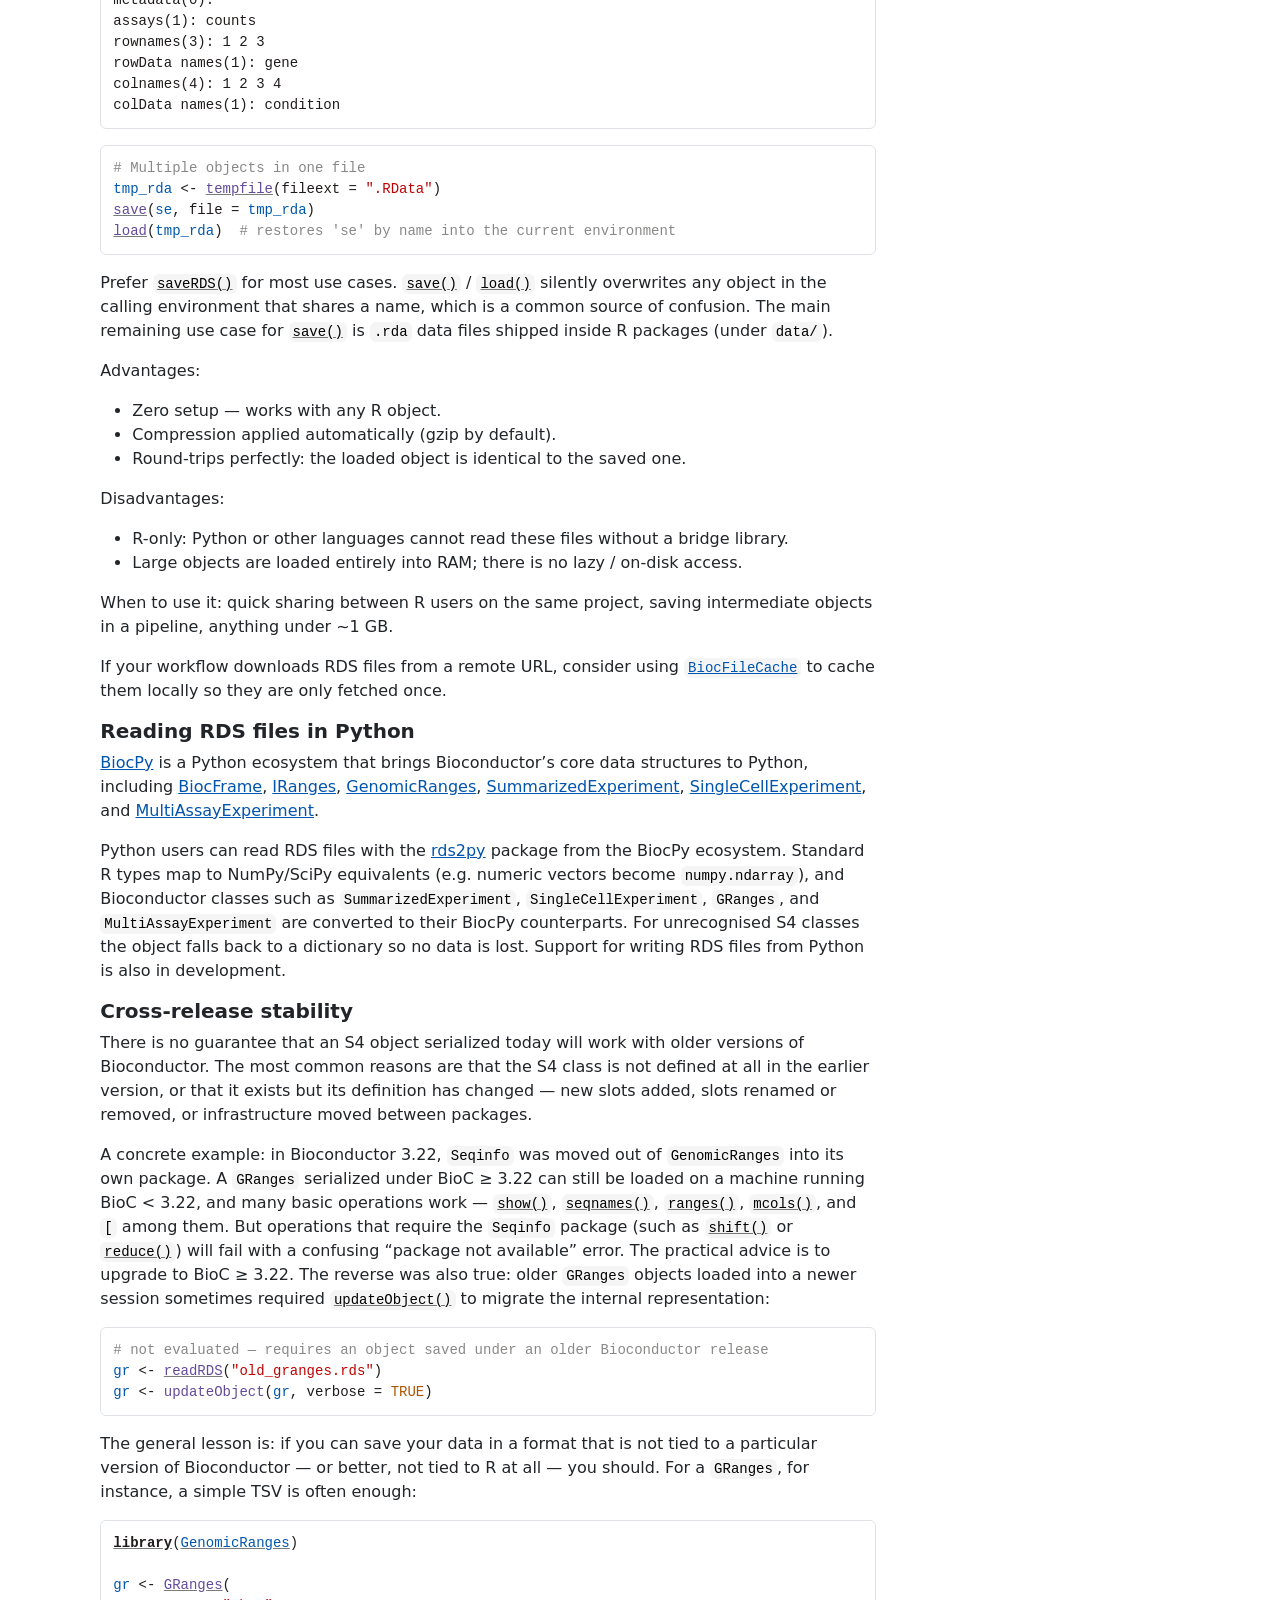
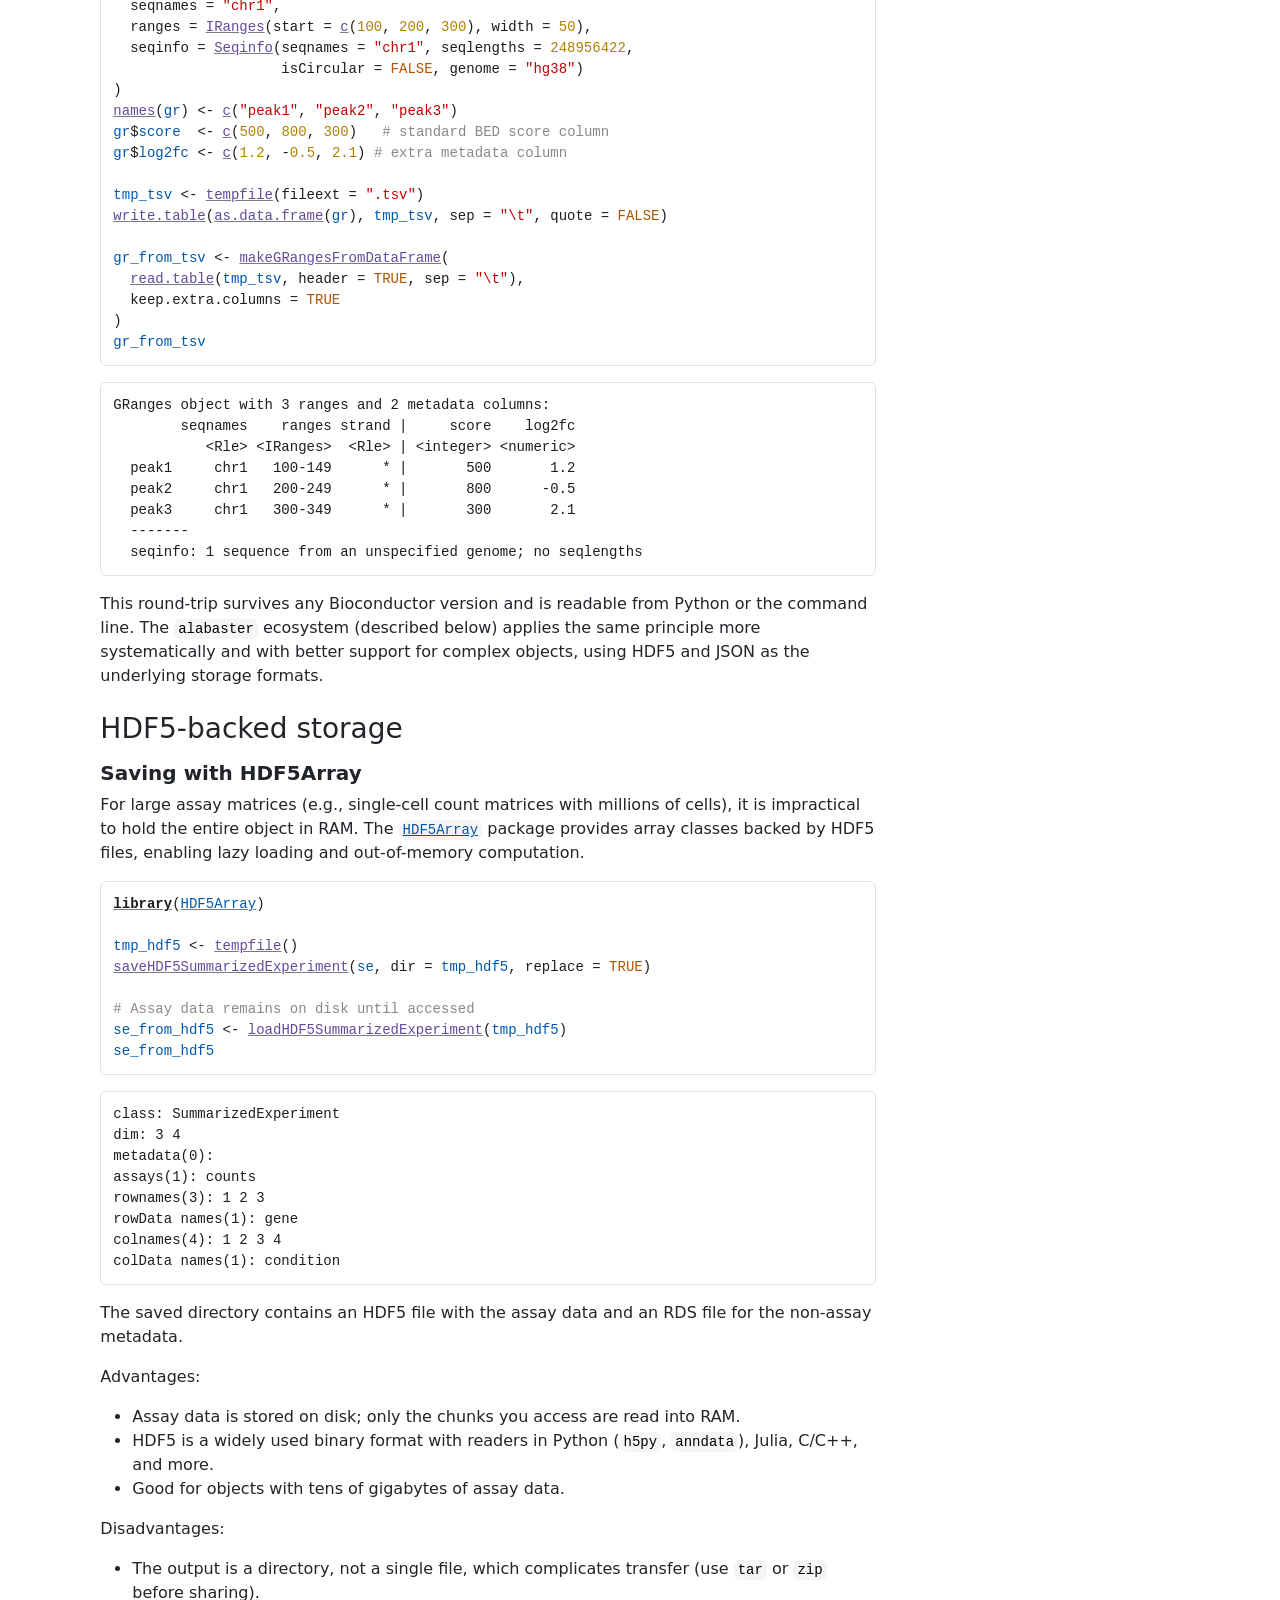
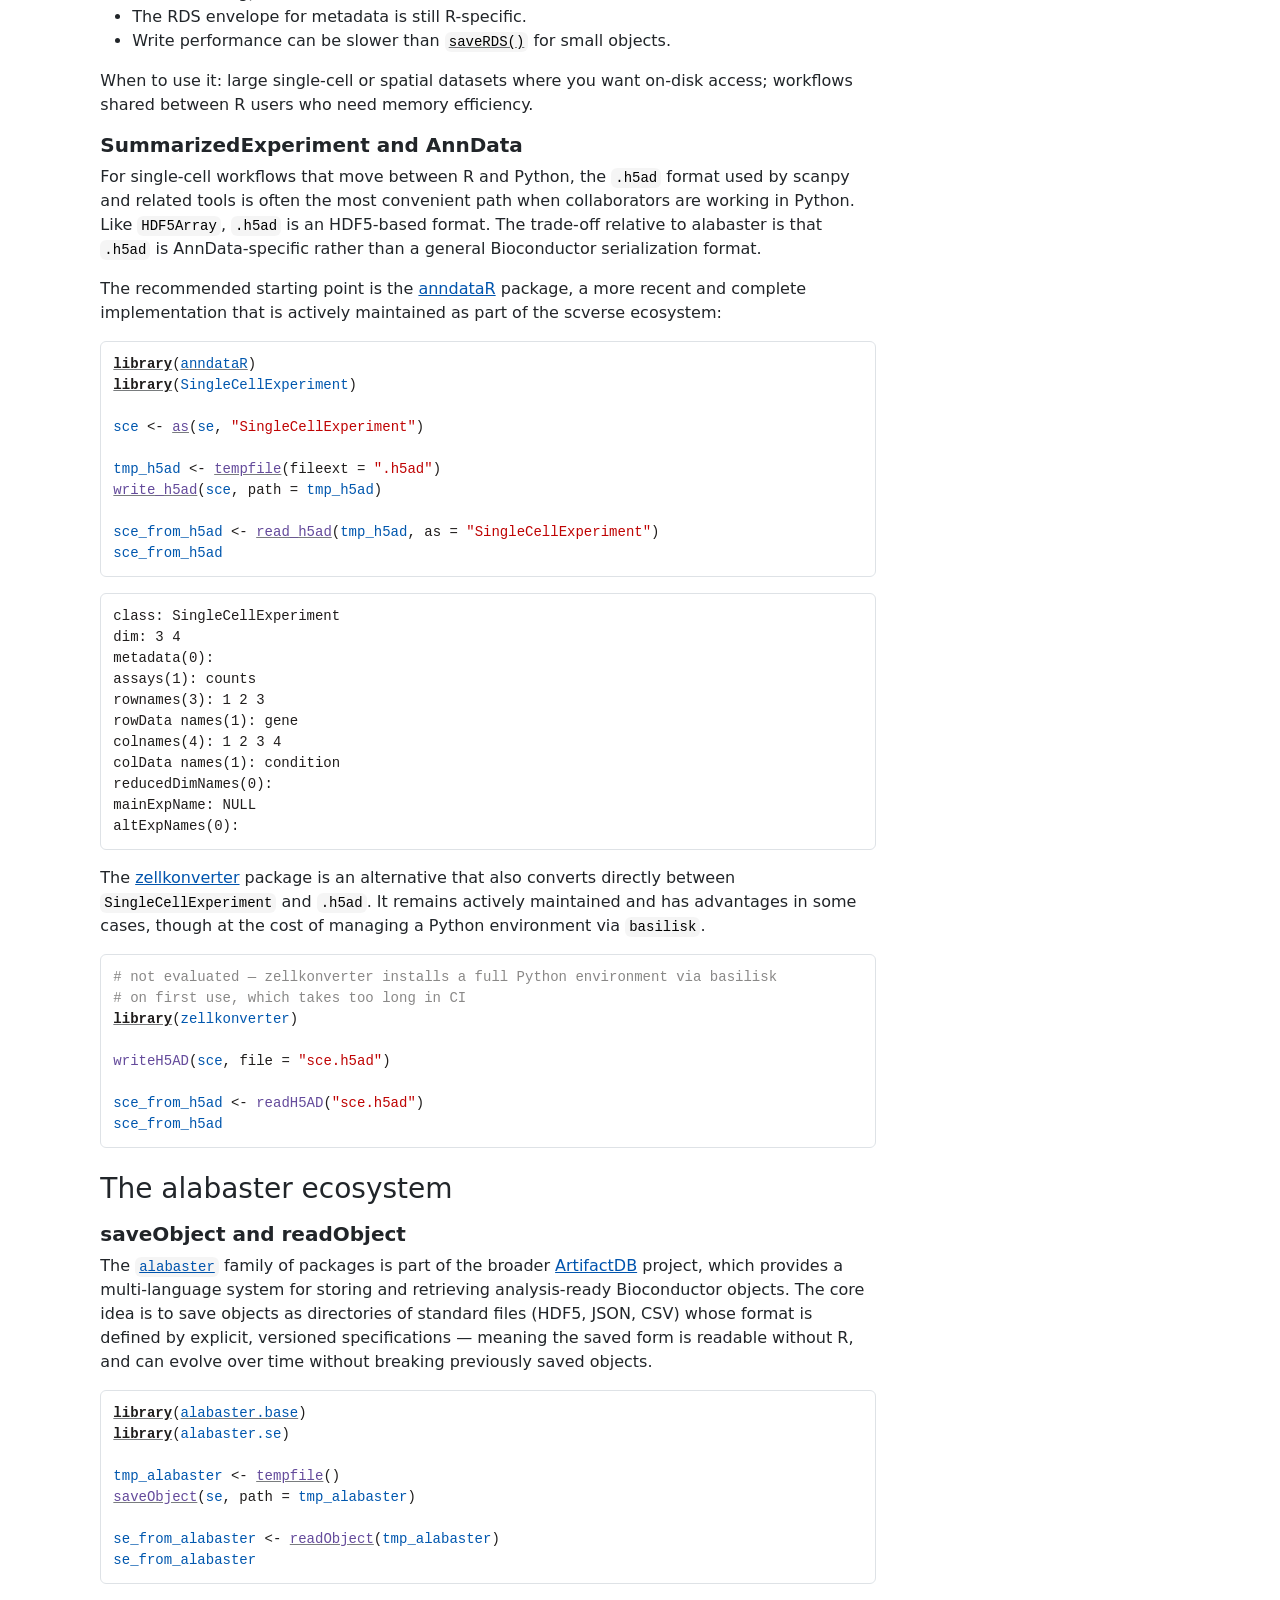
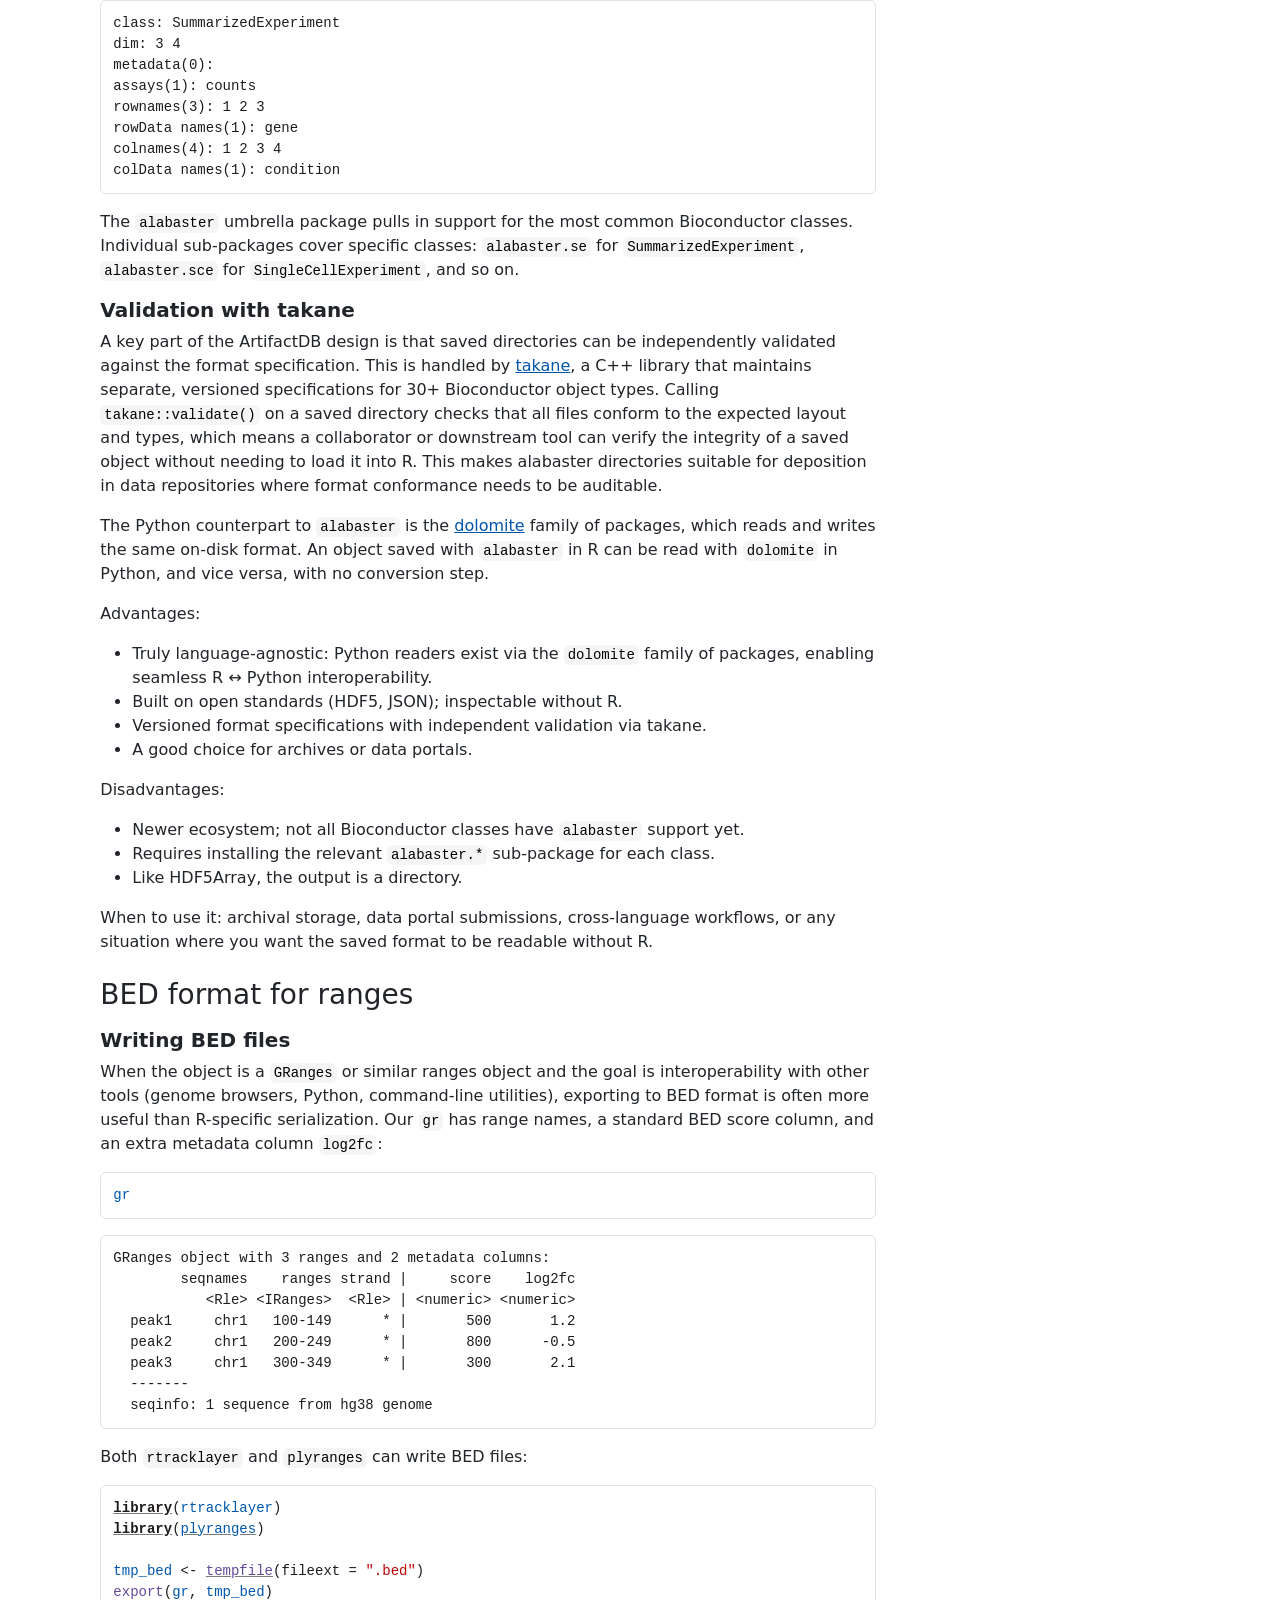
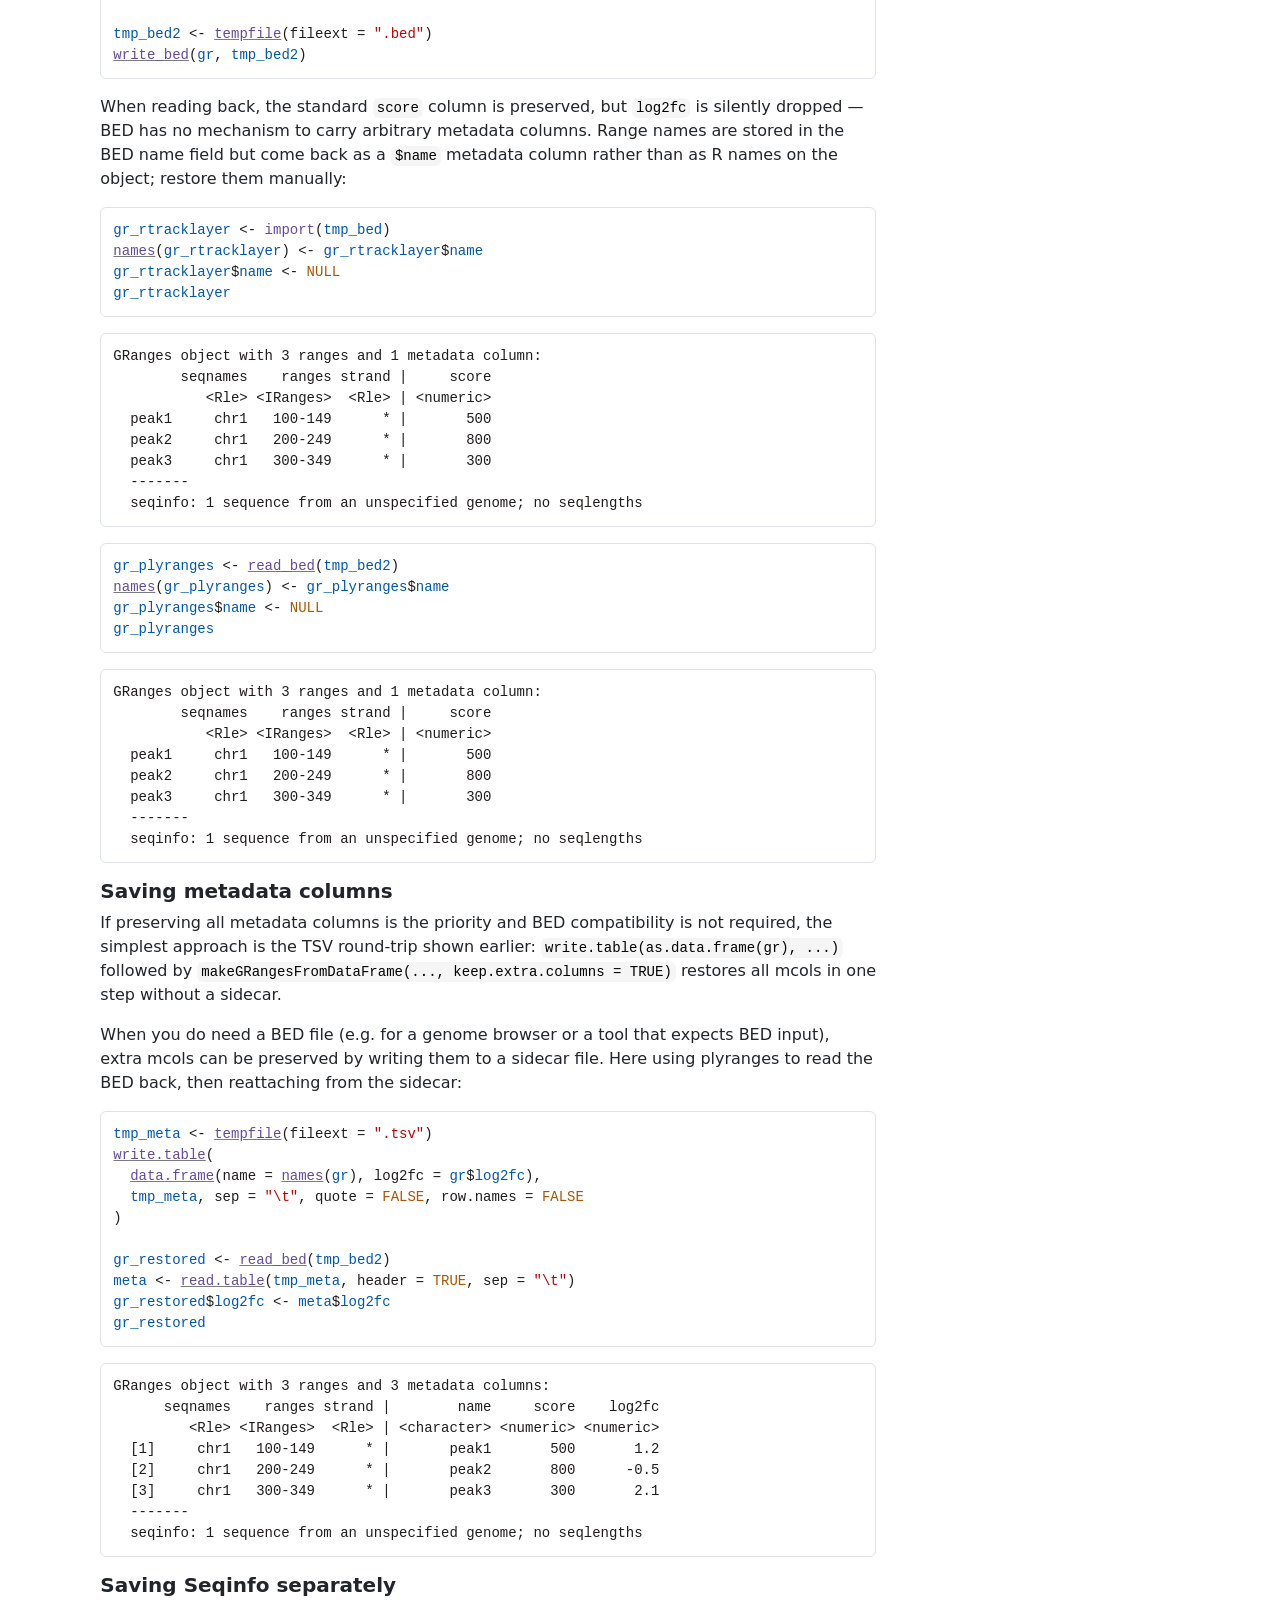
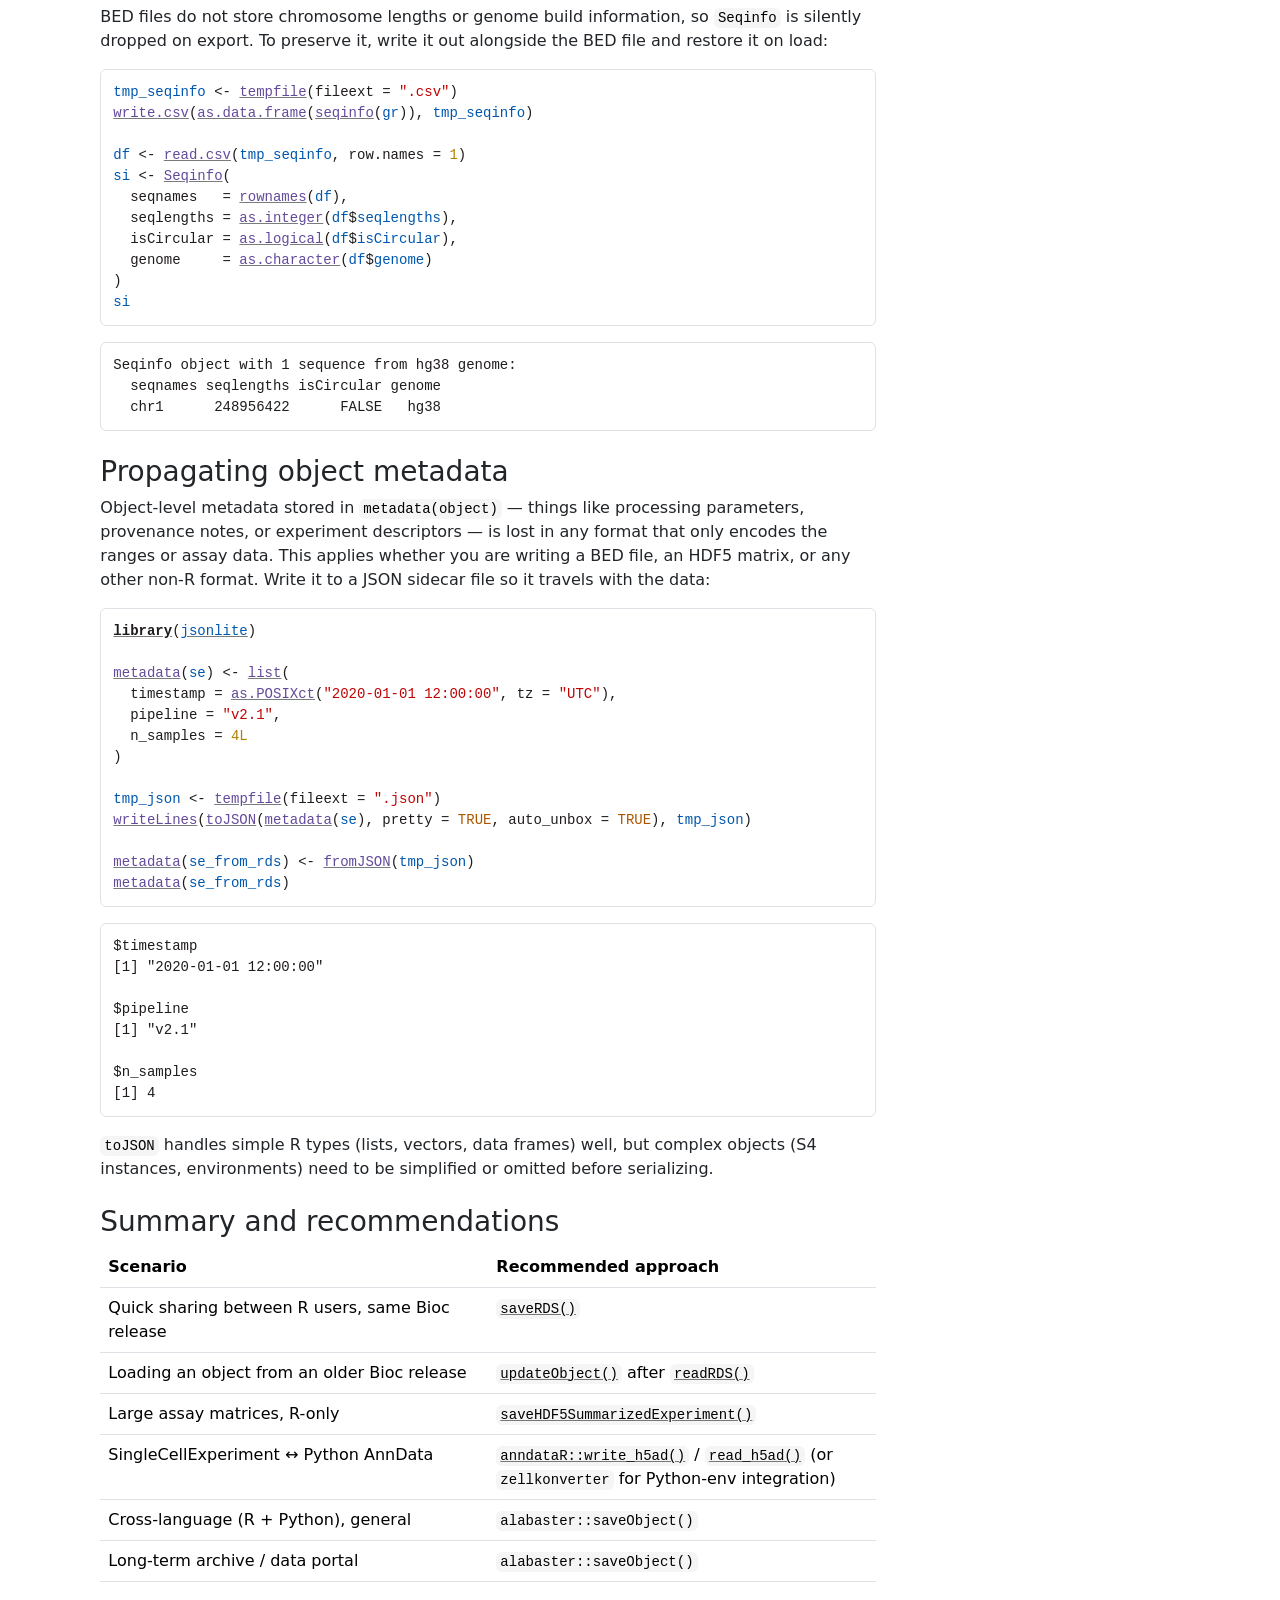
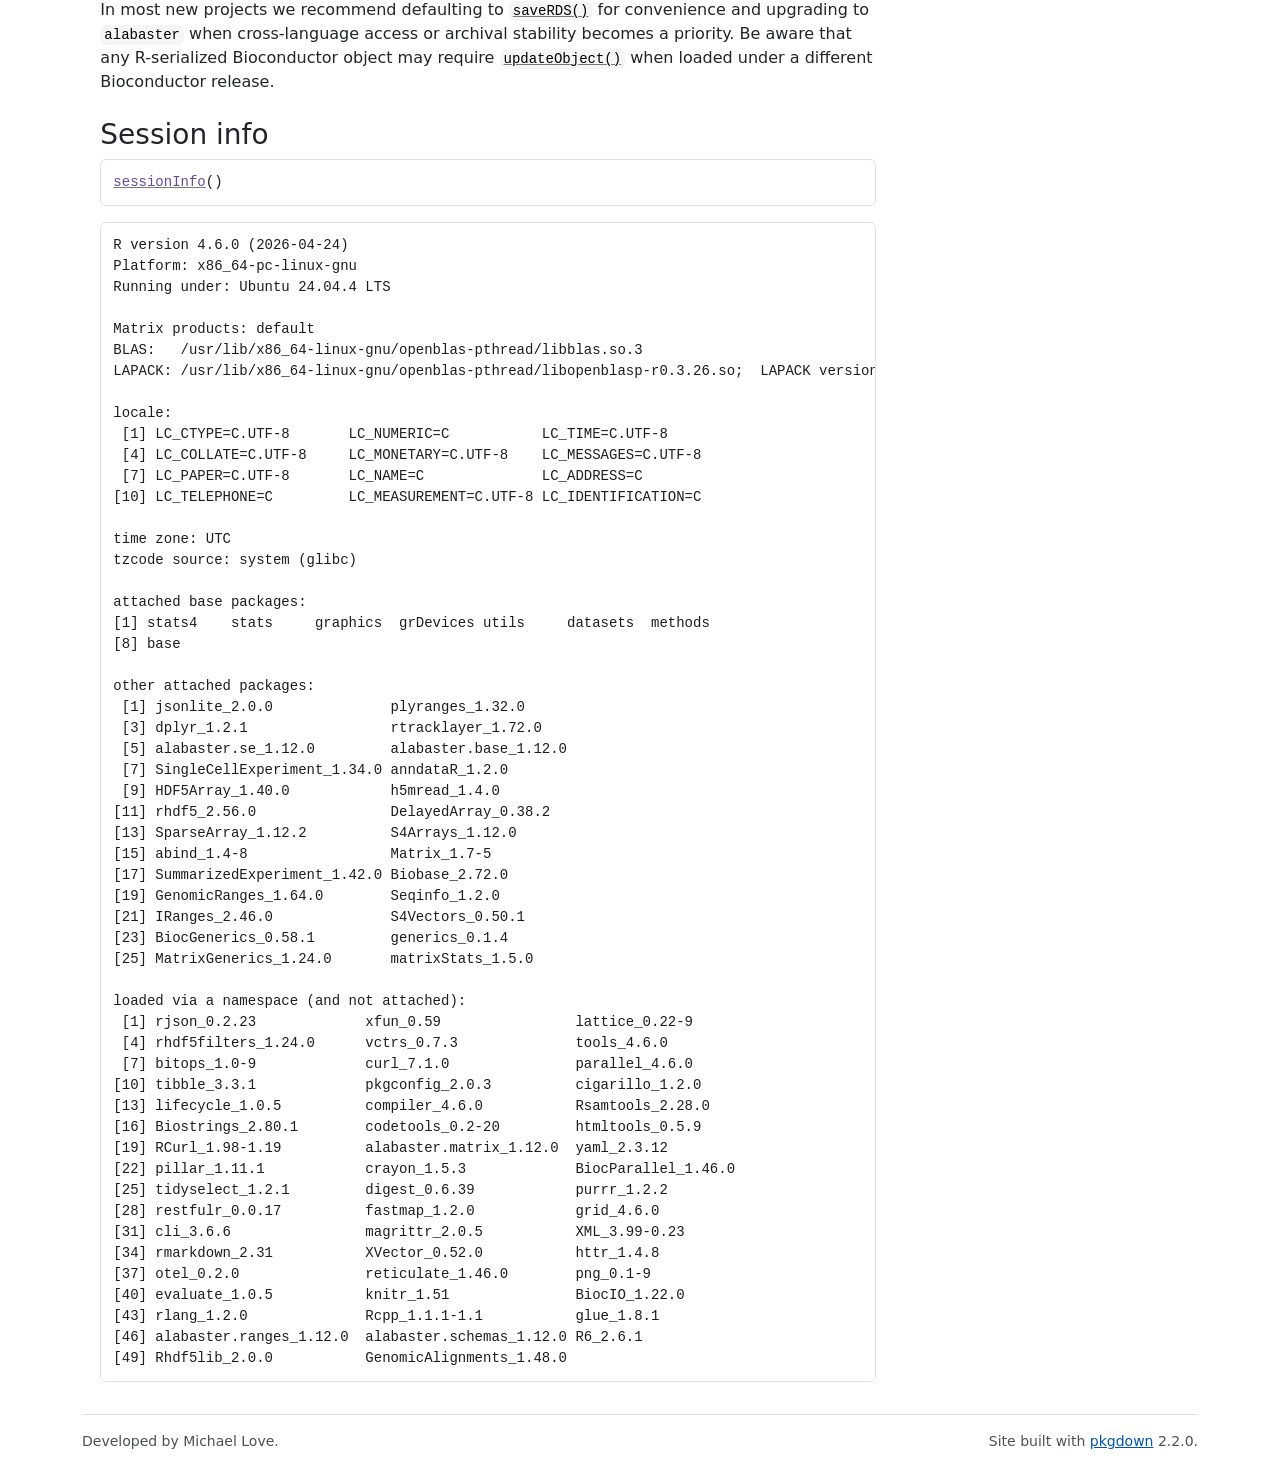
<file: articles/savingBiocObjects.html>
<!DOCTYPE html>
<!-- Generated by pkgdown: do not edit by hand --><html lang="en">
<head>
<meta http-equiv="Content-Type" content="text/html; charset=UTF-8">
<meta charset="utf-8">
<meta http-equiv="X-UA-Compatible" content="IE=edge">
<meta name="viewport" content="width=device-width, initial-scale=1, shrink-to-fit=no">
<title>Saving Bioconductor Objects for Sharing • savingBiocObjects</title>
<script src="../deps/jquery-3.6.0/jquery-3.6.0.min.js"></script><meta name="viewport" content="width=device-width, initial-scale=1, shrink-to-fit=no">
<link href="../deps/bootstrap-5.3.8/bootstrap.min.css" rel="stylesheet">
<script src="../deps/bootstrap-5.3.8/bootstrap.bundle.min.js"></script><link href="../deps/font-awesome-6.5.2/css/all.min.css" rel="stylesheet">
<link href="../deps/font-awesome-6.5.2/css/v4-shims.min.css" rel="stylesheet">
<script src="../deps/headroom-0.11.0/headroom.min.js"></script><script src="../deps/headroom-0.11.0/jQuery.headroom.min.js"></script><script src="../deps/bootstrap-toc-1.0.1/bootstrap-toc.min.js"></script><script src="../deps/clipboard.js-2.0.11/clipboard.min.js"></script><script src="../deps/search-1.0.0/autocomplete.jquery.min.js"></script><script src="../deps/search-1.0.0/fuse.min.js"></script><script src="../deps/search-1.0.0/mark.min.js"></script><script src="savingBiocObjects_files/libs/quarto-html/popper.min.js"></script><script src="savingBiocObjects_files/libs/quarto-html/tippy.umd.min.js"></script><link href="savingBiocObjects_files/libs/quarto-html/tippy.css" rel="stylesheet">
<link href="savingBiocObjects_files/libs/quarto-html/light-border.css" rel="stylesheet">
<!-- pkgdown --><script src="../pkgdown.js"></script><meta property="og:title" content="Saving Bioconductor Objects for Sharing">
</head>
<body>
    <a href="#main" class="visually-hidden-focusable">Skip to contents</a>


    <nav class="navbar navbar-expand-lg fixed-top bg-light" data-bs-theme="light" aria-label="Site navigation"><div class="container">

    <a class="navbar-brand me-2" href="../index.html">savingBiocObjects</a>

    <small class="nav-text text-muted me-auto" data-bs-toggle="tooltip" data-bs-placement="bottom" title="">0.1.0</small>


    <button class="navbar-toggler" type="button" data-bs-toggle="collapse" data-bs-target="#navbar" aria-controls="navbar" aria-expanded="false" aria-label="Toggle navigation">
      <span class="navbar-toggler-icon"></span>
    </button>

    <div id="navbar" class="collapse navbar-collapse ms-3">
      <ul class="navbar-nav me-auto">
<li class="active nav-item"><a class="nav-link" href="../articles/savingBiocObjects.html">Get started</a></li>
<li class="nav-item"><a class="nav-link" href="../articles/index.html">Articles</a></li>
      </ul>
<ul class="navbar-nav">
<li class="nav-item"><a class="external-link nav-link" href="https://github.com/mikelove/saving-bioc-objects" aria-label="GitHub"><span class="fa fa-github"></span></a></li>
      </ul>
</div>


  </div>
</nav><div class="container template-quarto">
<div class="row">
  <main id="main" class="col-md-9"><div class="page-header">

      <h1>Saving Bioconductor Objects for Sharing</h1>

      <p class="author">Michael Love</p>
      <p class="date">2026-06-22</p>

      <small class="dont-index">Source: <a href="https://github.com/mikelove/saving-bioc-objects/blob/main/vignettes/savingBiocObjects.qmd" class="external-link"><code>vignettes/savingBiocObjects.qmd</code></a></small>
      <div class="d-none name"><code></code></div>
    </div>






    <section class="level2"><h2 id="introduction">Introduction<a class="anchor" aria-label="anchor" href="#introduction"></a>
</h2>
<p>Bioconductor objects are useful for their shared structure within the project, and that they enable rich metadata.</p>
<p>How then should one save a Bioconductor object so that a collaborator can load and use it? Or so that it persists reliably across time?</p>
<p>The answer depends on several factors:</p>
<ul>
<li>Longevity: will the file need to be easily readable in 1 year, or 5-10 years from now?</li>
<li>Language interoperability: does the recipient use R, Python, or both?</li>
<li>Object size: is the object small enough to serialize entirely, or does it contain large on-disk arrays?</li>
<li>Is it easy enough to write out in common formats (BED) or plaintext?</li>
<li>Reproducibility: should the saved form capture provenance and metadata alongside data?</li>
</ul>
<p>This vignette walks through the main options, their trade-offs, and some recommendations for common scenarios.</p>
</section><section class="level2"><h2 id="acknowledgments">Acknowledgments<a class="anchor" aria-label="anchor" href="#acknowledgments"></a>
</h2>
<p>The content of this vignette has been informed by discussions on the <a href="https://chat.bioconductor.org/" class="external-link">Bioconductor community Zulip</a>, including contributions from Kevin Rue-Albrecht, Johannes Rainer, Lori Shepherd, Jayaram Kancherla, Aaron Lun, Hervé Pagès, Laurent Gatto, Vince Carey, Sean Davis, Robert Castelo, Hugo Gruson, and Luke Zappia.</p>
</section><section class="level2"><h2 id="r-serialization">R serialization<a class="anchor" aria-label="anchor" href="#r-serialization"></a>
</h2>
<section class="level3"><h3 id="saverds-and-readrds">saveRDS and readRDS<a class="anchor" aria-label="anchor" href="#saverds-and-readrds"></a>
</h3>
<p>The simplest approach is R’s built-in binary serialization. <code><a href="https://rdrr.io/pkg/BiocGenerics/man/saveRDS.html" class="external-link">saveRDS()</a></code> saves a single object to an RDS file (the acronym is not defined in the man pages but likely stands for “R Data Serialization”); <code><a href="https://rdrr.io/r/base/save.html" class="external-link">save()</a></code> bundles one or more named objects into an <code>.RData</code> (or <code>.rda</code>) file.</p>
<div class="cell">
<div class="sourceCode cell-code" id="cb1"><pre class="downlit sourceCode r">
<code class="sourceCode R"><span><span class="kw"><a href="https://rdrr.io/r/base/library.html" class="external-link">library</a></span><span class="op">(</span><span class="va"><a href="https://bioconductor.org/packages/SummarizedExperiment" class="external-link">SummarizedExperiment</a></span><span class="op">)</span></span>
<span></span>
<span><span class="va">se</span> <span class="op">&lt;-</span> <span class="fu"><a href="https://rdrr.io/pkg/SummarizedExperiment/man/SummarizedExperiment-class.html" class="external-link">SummarizedExperiment</a></span><span class="op">(</span></span>
<span>  assays <span class="op">=</span> <span class="fu"><a href="https://rdrr.io/r/base/list.html" class="external-link">list</a></span><span class="op">(</span>counts <span class="op">=</span> <span class="fu"><a href="https://rdrr.io/r/base/matrix.html" class="external-link">matrix</a></span><span class="op">(</span><span class="fl">1</span><span class="op">:</span><span class="fl">12</span>, nrow <span class="op">=</span> <span class="fl">3</span><span class="op">)</span><span class="op">)</span>,</span>
<span>  colData <span class="op">=</span> <span class="fu">DataFrame</span><span class="op">(</span></span>
<span>    condition <span class="op">=</span> <span class="fu"><a href="https://rdrr.io/r/base/c.html" class="external-link">c</a></span><span class="op">(</span><span class="st">"A"</span>, <span class="st">"A"</span>, <span class="st">"B"</span>, <span class="st">"B"</span><span class="op">)</span>, </span>
<span>    row.names<span class="op">=</span><span class="fl">1</span><span class="op">:</span><span class="fl">4</span></span>
<span>    <span class="op">)</span>,</span>
<span>  rowData <span class="op">=</span> <span class="fu">DataFrame</span><span class="op">(</span></span>
<span>    gene <span class="op">=</span> <span class="fu"><a href="https://rdrr.io/r/base/c.html" class="external-link">c</a></span><span class="op">(</span><span class="st">"gene1"</span>,<span class="st">"gene2"</span>,<span class="st">"gene3"</span><span class="op">)</span>, </span>
<span>    row.names<span class="op">=</span><span class="fl">1</span><span class="op">:</span><span class="fl">3</span></span>
<span>    <span class="op">)</span></span>
<span><span class="op">)</span></span>
<span></span>
<span><span class="co"># Single object</span></span>
<span><span class="va">tmp_rds</span> <span class="op">&lt;-</span> <span class="fu"><a href="https://rdrr.io/r/base/tempfile.html" class="external-link">tempfile</a></span><span class="op">(</span>fileext <span class="op">=</span> <span class="st">".rds"</span><span class="op">)</span></span>
<span><span class="fu"><a href="https://rdrr.io/r/base/readRDS.html" class="external-link">saveRDS</a></span><span class="op">(</span><span class="va">se</span>, file <span class="op">=</span> <span class="va">tmp_rds</span><span class="op">)</span></span>
<span><span class="va">se_from_rds</span> <span class="op">&lt;-</span> <span class="fu"><a href="https://rdrr.io/r/base/readRDS.html" class="external-link">readRDS</a></span><span class="op">(</span><span class="va">tmp_rds</span><span class="op">)</span></span>
<span><span class="va">se_from_rds</span></span></code></pre></div>
<div class="cell-output cell-output-stdout">
<pre><code>class: SummarizedExperiment
dim: 3 4
metadata(0):
assays(1): counts
rownames(3): 1 2 3
rowData names(1): gene
colnames(4): 1 2 3 4
colData names(1): condition</code></pre>
</div>
<div class="sourceCode cell-code" id="cb3"><pre class="downlit sourceCode r">
<code class="sourceCode R"><span><span class="co"># Multiple objects in one file</span></span>
<span><span class="va">tmp_rda</span> <span class="op">&lt;-</span> <span class="fu"><a href="https://rdrr.io/r/base/tempfile.html" class="external-link">tempfile</a></span><span class="op">(</span>fileext <span class="op">=</span> <span class="st">".RData"</span><span class="op">)</span></span>
<span><span class="fu"><a href="https://rdrr.io/r/base/save.html" class="external-link">save</a></span><span class="op">(</span><span class="va">se</span>, file <span class="op">=</span> <span class="va">tmp_rda</span><span class="op">)</span></span>
<span><span class="fu"><a href="https://rdrr.io/r/base/load.html" class="external-link">load</a></span><span class="op">(</span><span class="va">tmp_rda</span><span class="op">)</span>  <span class="co"># restores 'se' by name into the current environment</span></span></code></pre></div>
</div>
<p>Prefer <code><a href="https://rdrr.io/pkg/BiocGenerics/man/saveRDS.html" class="external-link">saveRDS()</a></code> for most use cases. <code><a href="https://rdrr.io/r/base/save.html" class="external-link">save()</a></code> / <code><a href="https://rdrr.io/r/base/load.html" class="external-link">load()</a></code> silently overwrites any object in the calling environment that shares a name, which is a common source of confusion. The main remaining use case for <code><a href="https://rdrr.io/r/base/save.html" class="external-link">save()</a></code> is <code>.rda</code> data files shipped inside R packages (under <code>data/</code>).</p>
<p>Advantages:</p>
<ul>
<li>Zero setup — works with any R object.</li>
<li>Compression applied automatically (gzip by default).</li>
<li>Round-trips perfectly: the loaded object is identical to the saved one.</li>
</ul>
<p>Disadvantages:</p>
<ul>
<li>R-only: Python or other languages cannot read these files without a bridge library.</li>
<li>Large objects are loaded entirely into RAM; there is no lazy / on-disk access.</li>
</ul>
<p>When to use it: quick sharing between R users on the same project, saving intermediate objects in a pipeline, anything under ~1 GB.</p>
<p>If your workflow downloads RDS files from a remote URL, consider using <a href="https://bioconductor.org/packages/BiocFileCache" class="external-link"><code>BiocFileCache</code></a> to cache them locally so they are only fetched once.</p>
</section><section class="level3"><h3 id="reading-rds-files-in-python">Reading RDS files in Python<a class="anchor" aria-label="anchor" href="#reading-rds-files-in-python"></a>
</h3>
<p><a href="https://biocpy.github.io/" class="external-link">BiocPy</a> is a Python ecosystem that brings Bioconductor’s core data structures to Python, including <a href="https://github.com/BiocPy/BiocFrame" class="external-link">BiocFrame</a>, <a href="https://github.com/BiocPy/IRanges" class="external-link">IRanges</a>, <a href="https://github.com/BiocPy/GenomicRanges" class="external-link">GenomicRanges</a>, <a href="https://github.com/BiocPy/SummarizedExperiment" class="external-link">SummarizedExperiment</a>, <a href="https://github.com/BiocPy/SingleCellExperiment" class="external-link">SingleCellExperiment</a>, and <a href="https://github.com/BiocPy/MultiAssayExperiment" class="external-link">MultiAssayExperiment</a>.</p>
<p>Python users can read RDS files with the <a href="https://github.com/BiocPy/rds2py" class="external-link">rds2py</a> package from the BiocPy ecosystem. Standard R types map to NumPy/SciPy equivalents (e.g. numeric vectors become <code>numpy.ndarray</code>), and Bioconductor classes such as <code>SummarizedExperiment</code>, <code>SingleCellExperiment</code>, <code>GRanges</code>, and <code>MultiAssayExperiment</code> are converted to their BiocPy counterparts. For unrecognised S4 classes the object falls back to a dictionary so no data is lost. Support for writing RDS files from Python is also in development.</p>
</section><section class="level3"><h3 id="cross-release-stability">Cross-release stability<a class="anchor" aria-label="anchor" href="#cross-release-stability"></a>
</h3>
<p>There is no guarantee that an S4 object serialized today will work with older versions of Bioconductor. The most common reasons are that the S4 class is not defined at all in the earlier version, or that it exists but its definition has changed — new slots added, slots renamed or removed, or infrastructure moved between packages.</p>
<p>A concrete example: in Bioconductor 3.22, <code>Seqinfo</code> was moved out of <code>GenomicRanges</code> into its own package. A <code>GRanges</code> serialized under BioC ≥ 3.22 can still be loaded on a machine running BioC &lt; 3.22, and many basic operations work — <code><a href="https://rdrr.io/r/methods/show.html" class="external-link">show()</a></code>, <code><a href="https://rdrr.io/pkg/Seqinfo/man/seqinfo.html" class="external-link">seqnames()</a></code>, <code><a href="https://rdrr.io/pkg/IRanges/man/range-squeezers.html" class="external-link">ranges()</a></code>, <code><a href="https://rdrr.io/pkg/S4Vectors/man/Vector-class.html" class="external-link">mcols()</a></code>, and <code>[</code> among them. But operations that require the <code>Seqinfo</code> package (such as <code><a href="https://rdrr.io/pkg/IRanges/man/intra-range-methods.html" class="external-link">shift()</a></code> or <code><a href="https://rdrr.io/pkg/IRanges/man/inter-range-methods.html" class="external-link">reduce()</a></code>) will fail with a confusing “package not available” error. The practical advice is to upgrade to BioC ≥ 3.22. The reverse was also true: older <code>GRanges</code> objects loaded into a newer session sometimes required <code><a href="https://rdrr.io/pkg/BiocGenerics/man/updateObject.html" class="external-link">updateObject()</a></code> to migrate the internal representation:</p>
<div class="cell">
<div class="sourceCode cell-code" id="cb4"><pre class="downlit sourceCode r">
<code class="sourceCode R"><span><span class="co"># not evaluated — requires an object saved under an older Bioconductor release</span></span>
<span><span class="va">gr</span> <span class="op">&lt;-</span> <span class="fu"><a href="https://rdrr.io/r/base/readRDS.html" class="external-link">readRDS</a></span><span class="op">(</span><span class="st">"old_granges.rds"</span><span class="op">)</span></span>
<span><span class="va">gr</span> <span class="op">&lt;-</span> <span class="fu">updateObject</span><span class="op">(</span><span class="va">gr</span>, verbose <span class="op">=</span> <span class="cn">TRUE</span><span class="op">)</span></span></code></pre></div>
</div>
<p>The general lesson is: if you can save your data in a format that is not tied to a particular version of Bioconductor — or better, not tied to R at all — you should. For a <code>GRanges</code>, for instance, a simple TSV is often enough:</p>
<div class="cell">
<div class="sourceCode cell-code" id="cb5"><pre class="downlit sourceCode r">
<code class="sourceCode R"><span><span class="kw"><a href="https://rdrr.io/r/base/library.html" class="external-link">library</a></span><span class="op">(</span><span class="va"><a href="https://bioconductor.org/packages/GenomicRanges" class="external-link">GenomicRanges</a></span><span class="op">)</span></span>
<span></span>
<span><span class="va">gr</span> <span class="op">&lt;-</span> <span class="fu"><a href="https://rdrr.io/pkg/GenomicRanges/man/GRanges-class.html" class="external-link">GRanges</a></span><span class="op">(</span></span>
<span>  seqnames <span class="op">=</span> <span class="st">"chr1"</span>,</span>
<span>  ranges <span class="op">=</span> <span class="fu"><a href="https://rdrr.io/pkg/IRanges/man/IRanges-constructor.html" class="external-link">IRanges</a></span><span class="op">(</span>start <span class="op">=</span> <span class="fu"><a href="https://rdrr.io/r/base/c.html" class="external-link">c</a></span><span class="op">(</span><span class="fl">100</span>, <span class="fl">200</span>, <span class="fl">300</span><span class="op">)</span>, width <span class="op">=</span> <span class="fl">50</span><span class="op">)</span>,</span>
<span>  seqinfo <span class="op">=</span> <span class="fu"><a href="https://rdrr.io/pkg/Seqinfo/man/Seqinfo-class.html" class="external-link">Seqinfo</a></span><span class="op">(</span>seqnames <span class="op">=</span> <span class="st">"chr1"</span>, seqlengths <span class="op">=</span> <span class="fl">248956422</span>,</span>
<span>                    isCircular <span class="op">=</span> <span class="cn">FALSE</span>, genome <span class="op">=</span> <span class="st">"hg38"</span><span class="op">)</span></span>
<span><span class="op">)</span></span>
<span><span class="fu"><a href="https://rdrr.io/r/base/names.html" class="external-link">names</a></span><span class="op">(</span><span class="va">gr</span><span class="op">)</span> <span class="op">&lt;-</span> <span class="fu"><a href="https://rdrr.io/r/base/c.html" class="external-link">c</a></span><span class="op">(</span><span class="st">"peak1"</span>, <span class="st">"peak2"</span>, <span class="st">"peak3"</span><span class="op">)</span></span>
<span><span class="va">gr</span><span class="op">$</span><span class="va">score</span>  <span class="op">&lt;-</span> <span class="fu"><a href="https://rdrr.io/r/base/c.html" class="external-link">c</a></span><span class="op">(</span><span class="fl">500</span>, <span class="fl">800</span>, <span class="fl">300</span><span class="op">)</span>   <span class="co"># standard BED score column</span></span>
<span><span class="va">gr</span><span class="op">$</span><span class="va">log2fc</span> <span class="op">&lt;-</span> <span class="fu"><a href="https://rdrr.io/r/base/c.html" class="external-link">c</a></span><span class="op">(</span><span class="fl">1.2</span>, <span class="op">-</span><span class="fl">0.5</span>, <span class="fl">2.1</span><span class="op">)</span> <span class="co"># extra metadata column</span></span>
<span></span>
<span><span class="va">tmp_tsv</span> <span class="op">&lt;-</span> <span class="fu"><a href="https://rdrr.io/r/base/tempfile.html" class="external-link">tempfile</a></span><span class="op">(</span>fileext <span class="op">=</span> <span class="st">".tsv"</span><span class="op">)</span></span>
<span><span class="fu"><a href="https://rdrr.io/r/utils/write.table.html" class="external-link">write.table</a></span><span class="op">(</span><span class="fu"><a href="https://rdrr.io/pkg/BiocGenerics/man/as.data.frame.html" class="external-link">as.data.frame</a></span><span class="op">(</span><span class="va">gr</span><span class="op">)</span>, <span class="va">tmp_tsv</span>, sep <span class="op">=</span> <span class="st">"\t"</span>, quote <span class="op">=</span> <span class="cn">FALSE</span><span class="op">)</span></span>
<span></span>
<span><span class="va">gr_from_tsv</span> <span class="op">&lt;-</span> <span class="fu"><a href="https://rdrr.io/pkg/GenomicRanges/man/makeGRangesFromDataFrame.html" class="external-link">makeGRangesFromDataFrame</a></span><span class="op">(</span></span>
<span>  <span class="fu"><a href="https://rdrr.io/r/utils/read.table.html" class="external-link">read.table</a></span><span class="op">(</span><span class="va">tmp_tsv</span>, header <span class="op">=</span> <span class="cn">TRUE</span>, sep <span class="op">=</span> <span class="st">"\t"</span><span class="op">)</span>,</span>
<span>  keep.extra.columns <span class="op">=</span> <span class="cn">TRUE</span></span>
<span><span class="op">)</span></span>
<span><span class="va">gr_from_tsv</span></span></code></pre></div>
<div class="cell-output cell-output-stdout">
<pre><code>GRanges object with 3 ranges and 2 metadata columns:
        seqnames    ranges strand |     score    log2fc
           &lt;Rle&gt; &lt;IRanges&gt;  &lt;Rle&gt; | &lt;integer&gt; &lt;numeric&gt;
  peak1     chr1   100-149      * |       500       1.2
  peak2     chr1   200-249      * |       800      -0.5
  peak3     chr1   300-349      * |       300       2.1
  -------
  seqinfo: 1 sequence from an unspecified genome; no seqlengths</code></pre>
</div>
</div>
<p>This round-trip survives any Bioconductor version and is readable from Python or the command line. The <code>alabaster</code> ecosystem (described below) applies the same principle more systematically and with better support for complex objects, using HDF5 and JSON as the underlying storage formats.</p>
</section></section><section class="level2"><h2 id="hdf5-backed-storage">HDF5-backed storage<a class="anchor" aria-label="anchor" href="#hdf5-backed-storage"></a>
</h2>
<section class="level3"><h3 id="saving-with-hdf5array">Saving with HDF5Array<a class="anchor" aria-label="anchor" href="#saving-with-hdf5array"></a>
</h3>
<p>For large assay matrices (e.g., single-cell count matrices with millions of cells), it is impractical to hold the entire object in RAM. The <a href="https://bioconductor.org/packages/HDF5Array" class="external-link"><code>HDF5Array</code></a> package provides array classes backed by HDF5 files, enabling lazy loading and out-of-memory computation.</p>
<div class="cell">
<div class="sourceCode cell-code" id="cb7"><pre class="downlit sourceCode r">
<code class="sourceCode R"><span><span class="kw"><a href="https://rdrr.io/r/base/library.html" class="external-link">library</a></span><span class="op">(</span><span class="va"><a href="https://bioconductor.org/packages/HDF5Array" class="external-link">HDF5Array</a></span><span class="op">)</span></span>
<span></span>
<span><span class="va">tmp_hdf5</span> <span class="op">&lt;-</span> <span class="fu"><a href="https://rdrr.io/r/base/tempfile.html" class="external-link">tempfile</a></span><span class="op">(</span><span class="op">)</span></span>
<span><span class="fu"><a href="https://rdrr.io/pkg/HDF5Array/man/saveHDF5SummarizedExperiment.html" class="external-link">saveHDF5SummarizedExperiment</a></span><span class="op">(</span><span class="va">se</span>, dir <span class="op">=</span> <span class="va">tmp_hdf5</span>, replace <span class="op">=</span> <span class="cn">TRUE</span><span class="op">)</span></span>
<span></span>
<span><span class="co"># Assay data remains on disk until accessed</span></span>
<span><span class="va">se_from_hdf5</span> <span class="op">&lt;-</span> <span class="fu"><a href="https://rdrr.io/pkg/HDF5Array/man/saveHDF5SummarizedExperiment.html" class="external-link">loadHDF5SummarizedExperiment</a></span><span class="op">(</span><span class="va">tmp_hdf5</span><span class="op">)</span></span>
<span><span class="va">se_from_hdf5</span></span></code></pre></div>
<div class="cell-output cell-output-stdout">
<pre><code>class: SummarizedExperiment
dim: 3 4
metadata(0):
assays(1): counts
rownames(3): 1 2 3
rowData names(1): gene
colnames(4): 1 2 3 4
colData names(1): condition</code></pre>
</div>
</div>
<p>The saved directory contains an HDF5 file with the assay data and an RDS file for the non-assay metadata.</p>
<p>Advantages:</p>
<ul>
<li>Assay data is stored on disk; only the chunks you access are read into RAM.</li>
<li>HDF5 is a widely used binary format with readers in Python (<code>h5py</code>, <code>anndata</code>), Julia, C/C++, and more.</li>
<li>Good for objects with tens of gigabytes of assay data.</li>
</ul>
<p>Disadvantages:</p>
<ul>
<li>The output is a directory, not a single file, which complicates transfer (use <code>tar</code> or <code>zip</code> before sharing).</li>
<li>The RDS envelope for metadata is still R-specific.</li>
<li>Write performance can be slower than <code><a href="https://rdrr.io/pkg/BiocGenerics/man/saveRDS.html" class="external-link">saveRDS()</a></code> for small objects.</li>
</ul>
<p>When to use it: large single-cell or spatial datasets where you want on-disk access; workflows shared between R users who need memory efficiency.</p>
</section><section class="level3"><h3 id="summarizedexperiment-and-anndata">SummarizedExperiment and AnnData<a class="anchor" aria-label="anchor" href="#summarizedexperiment-and-anndata"></a>
</h3>
<p>For single-cell workflows that move between R and Python, the <code>.h5ad</code> format used by scanpy and related tools is often the most convenient path when collaborators are working in Python. Like <code>HDF5Array</code>, <code>.h5ad</code> is an HDF5-based format. The trade-off relative to alabaster is that <code>.h5ad</code> is AnnData-specific rather than a general Bioconductor serialization format.</p>
<p>The recommended starting point is the <a href="https://anndatar.scverse.org/" class="external-link">anndataR</a> package, a more recent and complete implementation that is actively maintained as part of the scverse ecosystem:</p>
<div class="cell">
<div class="sourceCode cell-code" id="cb9"><pre class="downlit sourceCode r">
<code class="sourceCode R"><span><span class="kw"><a href="https://rdrr.io/r/base/library.html" class="external-link">library</a></span><span class="op">(</span><span class="va"><a href="https://anndataR.scverse.org/" class="external-link">anndataR</a></span><span class="op">)</span></span>
<span><span class="kw"><a href="https://rdrr.io/r/base/library.html" class="external-link">library</a></span><span class="op">(</span><span class="va">SingleCellExperiment</span><span class="op">)</span></span>
<span></span>
<span><span class="va">sce</span> <span class="op">&lt;-</span> <span class="fu"><a href="https://rdrr.io/r/methods/as.html" class="external-link">as</a></span><span class="op">(</span><span class="va">se</span>, <span class="st">"SingleCellExperiment"</span><span class="op">)</span></span>
<span></span>
<span><span class="va">tmp_h5ad</span> <span class="op">&lt;-</span> <span class="fu"><a href="https://rdrr.io/r/base/tempfile.html" class="external-link">tempfile</a></span><span class="op">(</span>fileext <span class="op">=</span> <span class="st">".h5ad"</span><span class="op">)</span></span>
<span><span class="fu"><a href="https://anndataR.scverse.org/reference/write_h5ad.html" class="external-link">write_h5ad</a></span><span class="op">(</span><span class="va">sce</span>, path <span class="op">=</span> <span class="va">tmp_h5ad</span><span class="op">)</span></span>
<span></span>
<span><span class="va">sce_from_h5ad</span> <span class="op">&lt;-</span> <span class="fu"><a href="https://anndataR.scverse.org/reference/read_h5ad.html" class="external-link">read_h5ad</a></span><span class="op">(</span><span class="va">tmp_h5ad</span>, as <span class="op">=</span> <span class="st">"SingleCellExperiment"</span><span class="op">)</span></span>
<span><span class="va">sce_from_h5ad</span></span></code></pre></div>
<div class="cell-output cell-output-stdout">
<pre><code>class: SingleCellExperiment
dim: 3 4
metadata(0):
assays(1): counts
rownames(3): 1 2 3
rowData names(1): gene
colnames(4): 1 2 3 4
colData names(1): condition
reducedDimNames(0):
mainExpName: NULL
altExpNames(0):</code></pre>
</div>
</div>
<p>The <a href="https://bioconductor.org/packages/zellkonverter" class="external-link">zellkonverter</a> package is an alternative that also converts directly between <code>SingleCellExperiment</code> and <code>.h5ad</code>. It remains actively maintained and has advantages in some cases, though at the cost of managing a Python environment via <code>basilisk</code>.</p>
<div class="cell">
<div class="sourceCode cell-code" id="cb11"><pre class="downlit sourceCode r">
<code class="sourceCode R"><span><span class="co"># not evaluated — zellkonverter installs a full Python environment via basilisk</span></span>
<span><span class="co"># on first use, which takes too long in CI</span></span>
<span><span class="kw"><a href="https://rdrr.io/r/base/library.html" class="external-link">library</a></span><span class="op">(</span><span class="va">zellkonverter</span><span class="op">)</span></span>
<span></span>
<span><span class="fu">writeH5AD</span><span class="op">(</span><span class="va">sce</span>, file <span class="op">=</span> <span class="st">"sce.h5ad"</span><span class="op">)</span></span>
<span></span>
<span><span class="va">sce_from_h5ad</span> <span class="op">&lt;-</span> <span class="fu">readH5AD</span><span class="op">(</span><span class="st">"sce.h5ad"</span><span class="op">)</span></span>
<span><span class="va">sce_from_h5ad</span></span></code></pre></div>
</div>
</section></section><section class="level2"><h2 id="the-alabaster-ecosystem">The alabaster ecosystem<a class="anchor" aria-label="anchor" href="#the-alabaster-ecosystem"></a>
</h2>
<section class="level3"><h3 id="saveobject-and-readobject">saveObject and readObject<a class="anchor" aria-label="anchor" href="#saveobject-and-readobject"></a>
</h3>
<p>The <a href="https://bioconductor.org/packages/alabaster.base" class="external-link"><code>alabaster</code></a> family of packages is part of the broader <a href="https://github.com/ArtifactDB" class="external-link">ArtifactDB</a> project, which provides a multi-language system for storing and retrieving analysis-ready Bioconductor objects. The core idea is to save objects as directories of standard files (HDF5, JSON, CSV) whose format is defined by explicit, versioned specifications — meaning the saved form is readable without R, and can evolve over time without breaking previously saved objects.</p>
<div class="cell">
<div class="sourceCode cell-code" id="cb12"><pre class="downlit sourceCode r">
<code class="sourceCode R"><span><span class="kw"><a href="https://rdrr.io/r/base/library.html" class="external-link">library</a></span><span class="op">(</span><span class="va"><a href="https://github.com/ArtifactDB/alabaster.base" class="external-link">alabaster.base</a></span><span class="op">)</span></span>
<span><span class="kw"><a href="https://rdrr.io/r/base/library.html" class="external-link">library</a></span><span class="op">(</span><span class="va">alabaster.se</span><span class="op">)</span></span>
<span></span>
<span><span class="va">tmp_alabaster</span> <span class="op">&lt;-</span> <span class="fu"><a href="https://rdrr.io/r/base/tempfile.html" class="external-link">tempfile</a></span><span class="op">(</span><span class="op">)</span></span>
<span><span class="fu"><a href="https://rdrr.io/pkg/alabaster.base/man/saveObject.html" class="external-link">saveObject</a></span><span class="op">(</span><span class="va">se</span>, path <span class="op">=</span> <span class="va">tmp_alabaster</span><span class="op">)</span></span>
<span></span>
<span><span class="va">se_from_alabaster</span> <span class="op">&lt;-</span> <span class="fu"><a href="https://rdrr.io/pkg/alabaster.base/man/readObject.html" class="external-link">readObject</a></span><span class="op">(</span><span class="va">tmp_alabaster</span><span class="op">)</span></span>
<span><span class="va">se_from_alabaster</span></span></code></pre></div>
<div class="cell-output cell-output-stdout">
<pre><code>class: SummarizedExperiment
dim: 3 4
metadata(0):
assays(1): counts
rownames(3): 1 2 3
rowData names(1): gene
colnames(4): 1 2 3 4
colData names(1): condition</code></pre>
</div>
</div>
<p>The <code>alabaster</code> umbrella package pulls in support for the most common Bioconductor classes. Individual sub-packages cover specific classes: <code>alabaster.se</code> for <code>SummarizedExperiment</code>, <code>alabaster.sce</code> for <code>SingleCellExperiment</code>, and so on.</p>
</section><section class="level3"><h3 id="validation-with-takane">Validation with takane<a class="anchor" aria-label="anchor" href="#validation-with-takane"></a>
</h3>
<p>A key part of the ArtifactDB design is that saved directories can be independently validated against the format specification. This is handled by <a href="https://github.com/ArtifactDB/takane" class="external-link">takane</a>, a C++ library that maintains separate, versioned specifications for 30+ Bioconductor object types. Calling <code>takane::validate()</code> on a saved directory checks that all files conform to the expected layout and types, which means a collaborator or downstream tool can verify the integrity of a saved object without needing to load it into R. This makes alabaster directories suitable for deposition in data repositories where format conformance needs to be auditable.</p>
<p>The Python counterpart to <code>alabaster</code> is the <a href="https://github.com/ArtifactDB/dolomite-base" class="external-link">dolomite</a> family of packages, which reads and writes the same on-disk format. An object saved with <code>alabaster</code> in R can be read with <code>dolomite</code> in Python, and vice versa, with no conversion step.</p>
<p>Advantages:</p>
<ul>
<li>Truly language-agnostic: Python readers exist via the <code>dolomite</code> family of packages, enabling seamless R ↔︎ Python interoperability.</li>
<li>Built on open standards (HDF5, JSON); inspectable without R.</li>
<li>Versioned format specifications with independent validation via takane.</li>
<li>A good choice for archives or data portals.</li>
</ul>
<p>Disadvantages:</p>
<ul>
<li>Newer ecosystem; not all Bioconductor classes have <code>alabaster</code> support yet.</li>
<li>Requires installing the relevant <code>alabaster.*</code> sub-package for each class.</li>
<li>Like HDF5Array, the output is a directory.</li>
</ul>
<p>When to use it: archival storage, data portal submissions, cross-language workflows, or any situation where you want the saved format to be readable without R.</p>
</section></section><section class="level2"><h2 id="bed-format-for-ranges">BED format for ranges<a class="anchor" aria-label="anchor" href="#bed-format-for-ranges"></a>
</h2>
<section class="level3"><h3 id="writing-bed-files">Writing BED files<a class="anchor" aria-label="anchor" href="#writing-bed-files"></a>
</h3>
<p>When the object is a <code>GRanges</code> or similar ranges object and the goal is interoperability with other tools (genome browsers, Python, command-line utilities), exporting to BED format is often more useful than R-specific serialization. Our <code>gr</code> has range names, a standard BED score column, and an extra metadata column <code>log2fc</code>:</p>
<div class="cell">
<div class="sourceCode cell-code" id="cb14"><pre class="downlit sourceCode r">
<code class="sourceCode R"><span><span class="va">gr</span></span></code></pre></div>
<div class="cell-output cell-output-stdout">
<pre><code>GRanges object with 3 ranges and 2 metadata columns:
        seqnames    ranges strand |     score    log2fc
           &lt;Rle&gt; &lt;IRanges&gt;  &lt;Rle&gt; | &lt;numeric&gt; &lt;numeric&gt;
  peak1     chr1   100-149      * |       500       1.2
  peak2     chr1   200-249      * |       800      -0.5
  peak3     chr1   300-349      * |       300       2.1
  -------
  seqinfo: 1 sequence from hg38 genome</code></pre>
</div>
</div>
<p>Both <code>rtracklayer</code> and <code>plyranges</code> can write BED files:</p>
<div class="cell">
<div class="sourceCode cell-code" id="cb16"><pre class="downlit sourceCode r">
<code class="sourceCode R"><span><span class="kw"><a href="https://rdrr.io/r/base/library.html" class="external-link">library</a></span><span class="op">(</span><span class="va">rtracklayer</span><span class="op">)</span></span>
<span><span class="kw"><a href="https://rdrr.io/r/base/library.html" class="external-link">library</a></span><span class="op">(</span><span class="va"><a href="https://tidyomics.github.io/plyranges" class="external-link">plyranges</a></span><span class="op">)</span></span>
<span></span>
<span><span class="va">tmp_bed</span> <span class="op">&lt;-</span> <span class="fu"><a href="https://rdrr.io/r/base/tempfile.html" class="external-link">tempfile</a></span><span class="op">(</span>fileext <span class="op">=</span> <span class="st">".bed"</span><span class="op">)</span></span>
<span><span class="fu">export</span><span class="op">(</span><span class="va">gr</span>, <span class="va">tmp_bed</span><span class="op">)</span></span>
<span></span>
<span><span class="va">tmp_bed2</span> <span class="op">&lt;-</span> <span class="fu"><a href="https://rdrr.io/r/base/tempfile.html" class="external-link">tempfile</a></span><span class="op">(</span>fileext <span class="op">=</span> <span class="st">".bed"</span><span class="op">)</span></span>
<span><span class="fu"><a href="https://tidyomics.github.io/plyranges/reference/io-bed-write.html" class="external-link">write_bed</a></span><span class="op">(</span><span class="va">gr</span>, <span class="va">tmp_bed2</span><span class="op">)</span></span></code></pre></div>
</div>
<p>When reading back, the standard <code>score</code> column is preserved, but <code>log2fc</code> is silently dropped — BED has no mechanism to carry arbitrary metadata columns. Range names are stored in the BED name field but come back as a <code>$name</code> metadata column rather than as R names on the object; restore them manually:</p>
<div class="cell">
<div class="sourceCode cell-code" id="cb17"><pre class="downlit sourceCode r">
<code class="sourceCode R"><span><span class="va">gr_rtracklayer</span> <span class="op">&lt;-</span> <span class="fu">import</span><span class="op">(</span><span class="va">tmp_bed</span><span class="op">)</span></span>
<span><span class="fu"><a href="https://rdrr.io/r/base/names.html" class="external-link">names</a></span><span class="op">(</span><span class="va">gr_rtracklayer</span><span class="op">)</span> <span class="op">&lt;-</span> <span class="va">gr_rtracklayer</span><span class="op">$</span><span class="va">name</span></span>
<span><span class="va">gr_rtracklayer</span><span class="op">$</span><span class="va">name</span> <span class="op">&lt;-</span> <span class="cn">NULL</span></span>
<span><span class="va">gr_rtracklayer</span></span></code></pre></div>
<div class="cell-output cell-output-stdout">
<pre><code>GRanges object with 3 ranges and 1 metadata column:
        seqnames    ranges strand |     score
           &lt;Rle&gt; &lt;IRanges&gt;  &lt;Rle&gt; | &lt;numeric&gt;
  peak1     chr1   100-149      * |       500
  peak2     chr1   200-249      * |       800
  peak3     chr1   300-349      * |       300
  -------
  seqinfo: 1 sequence from an unspecified genome; no seqlengths</code></pre>
</div>
<div class="sourceCode cell-code" id="cb19"><pre class="downlit sourceCode r">
<code class="sourceCode R"><span><span class="va">gr_plyranges</span> <span class="op">&lt;-</span> <span class="fu"><a href="https://tidyomics.github.io/plyranges/reference/io-bed-read.html" class="external-link">read_bed</a></span><span class="op">(</span><span class="va">tmp_bed2</span><span class="op">)</span></span>
<span><span class="fu"><a href="https://rdrr.io/r/base/names.html" class="external-link">names</a></span><span class="op">(</span><span class="va">gr_plyranges</span><span class="op">)</span> <span class="op">&lt;-</span> <span class="va">gr_plyranges</span><span class="op">$</span><span class="va">name</span></span>
<span><span class="va">gr_plyranges</span><span class="op">$</span><span class="va">name</span> <span class="op">&lt;-</span> <span class="cn">NULL</span></span>
<span><span class="va">gr_plyranges</span></span></code></pre></div>
<div class="cell-output cell-output-stdout">
<pre><code>GRanges object with 3 ranges and 1 metadata column:
        seqnames    ranges strand |     score
           &lt;Rle&gt; &lt;IRanges&gt;  &lt;Rle&gt; | &lt;numeric&gt;
  peak1     chr1   100-149      * |       500
  peak2     chr1   200-249      * |       800
  peak3     chr1   300-349      * |       300
  -------
  seqinfo: 1 sequence from an unspecified genome; no seqlengths</code></pre>
</div>
</div>
</section><section class="level3"><h3 id="saving-metadata-columns">Saving metadata columns<a class="anchor" aria-label="anchor" href="#saving-metadata-columns"></a>
</h3>
<p>If preserving all metadata columns is the priority and BED compatibility is not required, the simplest approach is the TSV round-trip shown earlier: <code>write.table(as.data.frame(gr), ...)</code> followed by <code>makeGRangesFromDataFrame(..., keep.extra.columns = TRUE)</code> restores all mcols in one step without a sidecar.</p>
<p>When you do need a BED file (e.g. for a genome browser or a tool that expects BED input), extra mcols can be preserved by writing them to a sidecar file. Here using plyranges to read the BED back, then reattaching from the sidecar:</p>
<div class="cell">
<div class="sourceCode cell-code" id="cb21"><pre class="downlit sourceCode r">
<code class="sourceCode R"><span><span class="va">tmp_meta</span> <span class="op">&lt;-</span> <span class="fu"><a href="https://rdrr.io/r/base/tempfile.html" class="external-link">tempfile</a></span><span class="op">(</span>fileext <span class="op">=</span> <span class="st">".tsv"</span><span class="op">)</span></span>
<span><span class="fu"><a href="https://rdrr.io/r/utils/write.table.html" class="external-link">write.table</a></span><span class="op">(</span></span>
<span>  <span class="fu"><a href="https://rdrr.io/r/base/data.frame.html" class="external-link">data.frame</a></span><span class="op">(</span>name <span class="op">=</span> <span class="fu"><a href="https://rdrr.io/r/base/names.html" class="external-link">names</a></span><span class="op">(</span><span class="va">gr</span><span class="op">)</span>, log2fc <span class="op">=</span> <span class="va">gr</span><span class="op">$</span><span class="va">log2fc</span><span class="op">)</span>,</span>
<span>  <span class="va">tmp_meta</span>, sep <span class="op">=</span> <span class="st">"\t"</span>, quote <span class="op">=</span> <span class="cn">FALSE</span>, row.names <span class="op">=</span> <span class="cn">FALSE</span></span>
<span><span class="op">)</span></span>
<span></span>
<span><span class="va">gr_restored</span> <span class="op">&lt;-</span> <span class="fu"><a href="https://tidyomics.github.io/plyranges/reference/io-bed-read.html" class="external-link">read_bed</a></span><span class="op">(</span><span class="va">tmp_bed2</span><span class="op">)</span></span>
<span><span class="va">meta</span> <span class="op">&lt;-</span> <span class="fu"><a href="https://rdrr.io/r/utils/read.table.html" class="external-link">read.table</a></span><span class="op">(</span><span class="va">tmp_meta</span>, header <span class="op">=</span> <span class="cn">TRUE</span>, sep <span class="op">=</span> <span class="st">"\t"</span><span class="op">)</span></span>
<span><span class="va">gr_restored</span><span class="op">$</span><span class="va">log2fc</span> <span class="op">&lt;-</span> <span class="va">meta</span><span class="op">$</span><span class="va">log2fc</span></span>
<span><span class="va">gr_restored</span></span></code></pre></div>
<div class="cell-output cell-output-stdout">
<pre><code>GRanges object with 3 ranges and 3 metadata columns:
      seqnames    ranges strand |        name     score    log2fc
         &lt;Rle&gt; &lt;IRanges&gt;  &lt;Rle&gt; | &lt;character&gt; &lt;numeric&gt; &lt;numeric&gt;
  [1]     chr1   100-149      * |       peak1       500       1.2
  [2]     chr1   200-249      * |       peak2       800      -0.5
  [3]     chr1   300-349      * |       peak3       300       2.1
  -------
  seqinfo: 1 sequence from an unspecified genome; no seqlengths</code></pre>
</div>
</div>
</section><section class="level3"><h3 id="saving-seqinfo-separately">Saving Seqinfo separately<a class="anchor" aria-label="anchor" href="#saving-seqinfo-separately"></a>
</h3>
<p>BED files do not store chromosome lengths or genome build information, so <code>Seqinfo</code> is silently dropped on export. To preserve it, write it out alongside the BED file and restore it on load:</p>
<div class="cell">
<div class="sourceCode cell-code" id="cb23"><pre class="downlit sourceCode r">
<code class="sourceCode R"><span><span class="va">tmp_seqinfo</span> <span class="op">&lt;-</span> <span class="fu"><a href="https://rdrr.io/r/base/tempfile.html" class="external-link">tempfile</a></span><span class="op">(</span>fileext <span class="op">=</span> <span class="st">".csv"</span><span class="op">)</span></span>
<span><span class="fu"><a href="https://rdrr.io/r/utils/write.table.html" class="external-link">write.csv</a></span><span class="op">(</span><span class="fu"><a href="https://rdrr.io/pkg/BiocGenerics/man/as.data.frame.html" class="external-link">as.data.frame</a></span><span class="op">(</span><span class="fu"><a href="https://rdrr.io/pkg/Seqinfo/man/seqinfo.html" class="external-link">seqinfo</a></span><span class="op">(</span><span class="va">gr</span><span class="op">)</span><span class="op">)</span>, <span class="va">tmp_seqinfo</span><span class="op">)</span></span>
<span></span>
<span><span class="va">df</span> <span class="op">&lt;-</span> <span class="fu"><a href="https://rdrr.io/r/utils/read.table.html" class="external-link">read.csv</a></span><span class="op">(</span><span class="va">tmp_seqinfo</span>, row.names <span class="op">=</span> <span class="fl">1</span><span class="op">)</span></span>
<span><span class="va">si</span> <span class="op">&lt;-</span> <span class="fu"><a href="https://rdrr.io/pkg/Seqinfo/man/Seqinfo-class.html" class="external-link">Seqinfo</a></span><span class="op">(</span></span>
<span>  seqnames   <span class="op">=</span> <span class="fu"><a href="https://rdrr.io/pkg/BiocGenerics/man/row_colnames.html" class="external-link">rownames</a></span><span class="op">(</span><span class="va">df</span><span class="op">)</span>,</span>
<span>  seqlengths <span class="op">=</span> <span class="fu"><a href="https://rdrr.io/r/base/integer.html" class="external-link">as.integer</a></span><span class="op">(</span><span class="va">df</span><span class="op">$</span><span class="va">seqlengths</span><span class="op">)</span>,</span>
<span>  isCircular <span class="op">=</span> <span class="fu"><a href="https://rdrr.io/r/base/logical.html" class="external-link">as.logical</a></span><span class="op">(</span><span class="va">df</span><span class="op">$</span><span class="va">isCircular</span><span class="op">)</span>,</span>
<span>  genome     <span class="op">=</span> <span class="fu"><a href="https://rdrr.io/r/base/character.html" class="external-link">as.character</a></span><span class="op">(</span><span class="va">df</span><span class="op">$</span><span class="va">genome</span><span class="op">)</span></span>
<span><span class="op">)</span></span>
<span><span class="va">si</span></span></code></pre></div>
<div class="cell-output cell-output-stdout">
<pre><code>Seqinfo object with 1 sequence from hg38 genome:
  seqnames seqlengths isCircular genome
  chr1      248956422      FALSE   hg38</code></pre>
</div>
</div>
</section></section><section class="level2"><h2 id="propagating-object-metadata">Propagating object metadata<a class="anchor" aria-label="anchor" href="#propagating-object-metadata"></a>
</h2>
<p>Object-level metadata stored in <code>metadata(object)</code> — things like processing parameters, provenance notes, or experiment descriptors — is lost in any format that only encodes the ranges or assay data. This applies whether you are writing a BED file, an HDF5 matrix, or any other non-R format. Write it to a JSON sidecar file so it travels with the data:</p>
<div class="cell">
<div class="sourceCode cell-code" id="cb25"><pre class="downlit sourceCode r">
<code class="sourceCode R"><span><span class="kw"><a href="https://rdrr.io/r/base/library.html" class="external-link">library</a></span><span class="op">(</span><span class="va"><a href="https://jeroen.r-universe.dev/jsonlite" class="external-link">jsonlite</a></span><span class="op">)</span></span>
<span></span>
<span><span class="fu"><a href="https://rdrr.io/pkg/S4Vectors/man/Annotated-class.html" class="external-link">metadata</a></span><span class="op">(</span><span class="va">se</span><span class="op">)</span> <span class="op">&lt;-</span> <span class="fu"><a href="https://rdrr.io/r/base/list.html" class="external-link">list</a></span><span class="op">(</span></span>
<span>  timestamp <span class="op">=</span> <span class="fu"><a href="https://rdrr.io/r/base/as.POSIXlt.html" class="external-link">as.POSIXct</a></span><span class="op">(</span><span class="st">"2020-01-01 12:00:00"</span>, tz <span class="op">=</span> <span class="st">"UTC"</span><span class="op">)</span>,</span>
<span>  pipeline <span class="op">=</span> <span class="st">"v2.1"</span>,</span>
<span>  n_samples <span class="op">=</span> <span class="fl">4L</span></span>
<span><span class="op">)</span></span>
<span></span>
<span><span class="va">tmp_json</span> <span class="op">&lt;-</span> <span class="fu"><a href="https://rdrr.io/r/base/tempfile.html" class="external-link">tempfile</a></span><span class="op">(</span>fileext <span class="op">=</span> <span class="st">".json"</span><span class="op">)</span></span>
<span><span class="fu"><a href="https://rdrr.io/r/base/writeLines.html" class="external-link">writeLines</a></span><span class="op">(</span><span class="fu"><a href="https://jeroen.r-universe.dev/jsonlite/reference/fromJSON.html" class="external-link">toJSON</a></span><span class="op">(</span><span class="fu"><a href="https://rdrr.io/pkg/S4Vectors/man/Annotated-class.html" class="external-link">metadata</a></span><span class="op">(</span><span class="va">se</span><span class="op">)</span>, pretty <span class="op">=</span> <span class="cn">TRUE</span>, auto_unbox <span class="op">=</span> <span class="cn">TRUE</span><span class="op">)</span>, <span class="va">tmp_json</span><span class="op">)</span></span>
<span></span>
<span><span class="fu"><a href="https://rdrr.io/pkg/S4Vectors/man/Annotated-class.html" class="external-link">metadata</a></span><span class="op">(</span><span class="va">se_from_rds</span><span class="op">)</span> <span class="op">&lt;-</span> <span class="fu"><a href="https://jeroen.r-universe.dev/jsonlite/reference/fromJSON.html" class="external-link">fromJSON</a></span><span class="op">(</span><span class="va">tmp_json</span><span class="op">)</span></span>
<span><span class="fu"><a href="https://rdrr.io/pkg/S4Vectors/man/Annotated-class.html" class="external-link">metadata</a></span><span class="op">(</span><span class="va">se_from_rds</span><span class="op">)</span></span></code></pre></div>
<div class="cell-output cell-output-stdout">
<pre><code>$timestamp
[1] "2020-01-01 12:00:00"

$pipeline
[1] "v2.1"

$n_samples
[1] 4</code></pre>
</div>
</div>
<p><code>toJSON</code> handles simple R types (lists, vectors, data frames) well, but complex objects (S4 instances, environments) need to be simplified or omitted before serializing.</p>
</section><section class="level2"><h2 id="summary-and-recommendations">Summary and recommendations<a class="anchor" aria-label="anchor" href="#summary-and-recommendations"></a>
</h2>
<table class="table caption-top">
<colgroup>
<col style="width: 50%">
<col style="width: 50%">
</colgroup>
<thead><tr class="header">
<th>Scenario</th>
<th>Recommended approach</th>
</tr></thead>
<tbody>
<tr class="odd">
<td>Quick sharing between R users, same Bioc release</td>
<td><code><a href="https://rdrr.io/pkg/BiocGenerics/man/saveRDS.html" class="external-link">saveRDS()</a></code></td>
</tr>
<tr class="even">
<td>Loading an object from an older Bioc release</td>
<td>
<code><a href="https://rdrr.io/pkg/BiocGenerics/man/updateObject.html" class="external-link">updateObject()</a></code> after <code><a href="https://rdrr.io/r/base/readRDS.html" class="external-link">readRDS()</a></code>
</td>
</tr>
<tr class="odd">
<td>Large assay matrices, R-only</td>
<td><code><a href="https://rdrr.io/pkg/HDF5Array/man/saveHDF5SummarizedExperiment.html" class="external-link">saveHDF5SummarizedExperiment()</a></code></td>
</tr>
<tr class="even">
<td>SingleCellExperiment ↔︎ Python AnnData</td>
<td>
<code><a href="https://anndataR.scverse.org/reference/write_h5ad.html" class="external-link">anndataR::write_h5ad()</a></code> / <code><a href="https://anndataR.scverse.org/reference/read_h5ad.html" class="external-link">read_h5ad()</a></code> (or <code>zellkonverter</code> for Python-env integration)</td>
</tr>
<tr class="odd">
<td>Cross-language (R + Python), general</td>
<td><code>alabaster::saveObject()</code></td>
</tr>
<tr class="even">
<td>Long-term archive / data portal</td>
<td><code>alabaster::saveObject()</code></td>
</tr>
</tbody>
</table>
<p>In most new projects we recommend defaulting to <code><a href="https://rdrr.io/pkg/BiocGenerics/man/saveRDS.html" class="external-link">saveRDS()</a></code> for convenience and upgrading to <code>alabaster</code> when cross-language access or archival stability becomes a priority. Be aware that any R-serialized Bioconductor object may require <code><a href="https://rdrr.io/pkg/BiocGenerics/man/updateObject.html" class="external-link">updateObject()</a></code> when loaded under a different Bioconductor release.</p>
</section><section class="level2"><h2 id="session-info">Session info<a class="anchor" aria-label="anchor" href="#session-info"></a>
</h2>
<div class="cell">
<div class="sourceCode cell-code" id="cb27"><pre class="downlit sourceCode r">
<code class="sourceCode R"><span><span class="fu"><a href="https://rdrr.io/r/utils/sessionInfo.html" class="external-link">sessionInfo</a></span><span class="op">(</span><span class="op">)</span></span></code></pre></div>
<div class="cell-output cell-output-stdout">
<pre><code>R version 4.6.0 (2026-04-24)
Platform: x86_64-pc-linux-gnu
Running under: Ubuntu 24.04.4 LTS

Matrix products: default
BLAS:   /usr/lib/x86_64-linux-gnu/openblas-pthread/libblas.so.3
LAPACK: /usr/lib/x86_64-linux-gnu/openblas-pthread/libopenblasp-r0.3.26.so;  LAPACK version 3.12.0

locale:
 [1] LC_CTYPE=C.UTF-8       LC_NUMERIC=C           LC_TIME=C.UTF-8
 [4] LC_COLLATE=C.UTF-8     LC_MONETARY=C.UTF-8    LC_MESSAGES=C.UTF-8
 [7] LC_PAPER=C.UTF-8       LC_NAME=C              LC_ADDRESS=C
[10] LC_TELEPHONE=C         LC_MEASUREMENT=C.UTF-8 LC_IDENTIFICATION=C

time zone: UTC
tzcode source: system (glibc)

attached base packages:
[1] stats4    stats     graphics  grDevices utils     datasets  methods
[8] base

other attached packages:
 [1] jsonlite_2.0.0              plyranges_1.32.0
 [3] dplyr_1.2.1                 rtracklayer_1.72.0
 [5] alabaster.se_1.12.0         alabaster.base_1.12.0
 [7] SingleCellExperiment_1.34.0 anndataR_1.2.0
 [9] HDF5Array_1.40.0            h5mread_1.4.0
[11] rhdf5_2.56.0                DelayedArray_0.38.2
[13] SparseArray_1.12.2          S4Arrays_1.12.0
[15] abind_1.4-8                 Matrix_1.7-5
[17] SummarizedExperiment_1.42.0 Biobase_2.72.0
[19] GenomicRanges_1.64.0        Seqinfo_1.2.0
[21] IRanges_2.46.0              S4Vectors_0.50.1
[23] BiocGenerics_0.58.1         generics_0.1.4
[25] MatrixGenerics_1.24.0       matrixStats_1.5.0

loaded via a namespace (and not attached):
 [1] rjson_0.2.23             xfun_0.59                lattice_0.22-9
 [4] rhdf5filters_1.24.0      vctrs_0.7.3              tools_4.6.0
 [7] bitops_1.0-9             curl_7.1.0               parallel_4.6.0
[10] tibble_3.3.1             pkgconfig_2.0.3          cigarillo_1.2.0
[13] lifecycle_1.0.5          compiler_4.6.0           Rsamtools_2.28.0
[16] Biostrings_2.80.1        codetools_0.2-20         htmltools_0.5.9
[19] RCurl_1.98-1.19          alabaster.matrix_1.12.0  yaml_2.3.12
[22] pillar_1.11.1            crayon_1.5.3             BiocParallel_1.46.0
[25] tidyselect_1.2.1         digest_0.6.39            purrr_1.2.2
[28] restfulr_0.0.17          fastmap_1.2.0            grid_4.6.0
[31] cli_3.6.6                magrittr_2.0.5           XML_3.99-0.23
[34] rmarkdown_2.31           XVector_0.52.0           httr_1.4.8
[37] otel_0.2.0               reticulate_1.46.0        png_0.1-9
[40] evaluate_1.0.5           knitr_1.51               BiocIO_1.22.0
[43] rlang_1.2.0              Rcpp_1.1.1-1.1           glue_1.8.1
[46] alabaster.ranges_1.12.0  alabaster.schemas_1.12.0 R6_2.6.1
[49] Rhdf5lib_2.0.0           GenomicAlignments_1.48.0</code></pre>
</div>
</div>
</section><script id="quarto-html-after-body" type="application/javascript">
  window.document.addEventListener("DOMContentLoaded", function (event) {
      var localhostRegex = new RegExp(/^(?:http|https):\/\/localhost\:?[0-9]*\//);
      var mailtoRegex = new RegExp(/^mailto:/);
        var filterRegex = new RegExp('/' + window.location.host + '/');
      var isInternal = (href) => {
          return filterRegex.test(href) || localhostRegex.test(href) || mailtoRegex.test(href);
      }
      // Inspect non-navigation links and adorn them if external
     var links = window.document.querySelectorAll('a[href]:not(.nav-link):not(.navbar-brand):not(.toc-action):not(.sidebar-link):not(.sidebar-item-toggle):not(.pagination-link):not(.no-external):not([aria-hidden]):not(.dropdown-item):not(.quarto-navigation-tool):not(.about-link)');
      for (var i=0; i<links.length; i++) {
        const link = links[i];
        if (!isInternal(link.href)) {
          // undo the damage that might have been done by quarto-nav.js in the case of
          // links that we want to consider external
          if (link.dataset.originalHref !== undefined) {
            link.href = link.dataset.originalHref;
          }
        }
      }
    function tippyHover(el, contentFn, onTriggerFn, onUntriggerFn) {
      const config = {
        allowHTML: true,
        maxWidth: 500,
        delay: 100,
        arrow: false,
        appendTo: function(el) {
            return el.parentElement;
        },
        interactive: true,
        interactiveBorder: 10,
        theme: 'light-border',
        placement: 'bottom-start',
      };
      if (contentFn) {
        config.content = contentFn;
      }
      if (onTriggerFn) {
        config.onTrigger = onTriggerFn;
      }
      if (onUntriggerFn) {
        config.onUntrigger = onUntriggerFn;
      }
      window.tippy(el, config);
    }
    const findCites = (el) => {
      const parentEl = el.parentElement;
      if (parentEl) {
        const cites = parentEl.dataset.cites;
        if (cites) {
          return {
            el,
            cites: cites.split(' ')
          };
        } else {
          return findCites(el.parentElement)
        }
      } else {
        return undefined;
      }
    };
    var bibliorefs = window.document.querySelectorAll('a[role="doc-biblioref"]');
    for (var i=0; i<bibliorefs.length; i++) {
      const ref = bibliorefs[i];
      const citeInfo = findCites(ref);
      if (citeInfo) {
        tippyHover(citeInfo.el, function() {
          var popup = window.document.createElement('div');
          citeInfo.cites.forEach(function(cite) {
            var citeDiv = window.document.createElement('div');
            citeDiv.classList.add('hanging-indent');
            citeDiv.classList.add('csl-entry');
            var biblioDiv = window.document.getElementById('ref-' + cite);
            if (biblioDiv) {
              citeDiv.innerHTML = biblioDiv.innerHTML;
            }
            popup.appendChild(citeDiv);
          });
          return popup.innerHTML;
        });
      }
    }
  });
  </script></main><aside class="col-md-3"><nav id="toc" aria-label="Table of contents"><h2>On this page</h2>
    </nav></aside>
</div>


    <footer><div class="pkgdown-footer-left">
  <p>Developed by Michael Love.</p>
</div>

<div class="pkgdown-footer-right">
  <p>Site built with <a href="https://pkgdown.r-lib.org/" class="external-link">pkgdown</a> 2.2.0.</p>
</div>

    </footer>
</div>





  </body>
</html>
</file>
<file: articles/savingBiocObjects_files/libs/quarto-html/tippy.css>
.tippy-box[data-animation=fade][data-state=hidden]{opacity:0}[data-tippy-root]{max-width:calc(100vw - 10px)}.tippy-box{position:relative;background-color:#333;color:#fff;border-radius:4px;font-size:14px;line-height:1.4;white-space:normal;outline:0;transition-property:transform,visibility,opacity}.tippy-box[data-placement^=top]>.tippy-arrow{bottom:0}.tippy-box[data-placement^=top]>.tippy-arrow:before{bottom:-7px;left:0;border-width:8px 8px 0;border-top-color:initial;transform-origin:center top}.tippy-box[data-placement^=bottom]>.tippy-arrow{top:0}.tippy-box[data-placement^=bottom]>.tippy-arrow:before{top:-7px;left:0;border-width:0 8px 8px;border-bottom-color:initial;transform-origin:center bottom}.tippy-box[data-placement^=left]>.tippy-arrow{right:0}.tippy-box[data-placement^=left]>.tippy-arrow:before{border-width:8px 0 8px 8px;border-left-color:initial;right:-7px;transform-origin:center left}.tippy-box[data-placement^=right]>.tippy-arrow{left:0}.tippy-box[data-placement^=right]>.tippy-arrow:before{left:-7px;border-width:8px 8px 8px 0;border-right-color:initial;transform-origin:center right}.tippy-box[data-inertia][data-state=visible]{transition-timing-function:cubic-bezier(.54,1.5,.38,1.11)}.tippy-arrow{width:16px;height:16px;color:#333}.tippy-arrow:before{content:"";position:absolute;border-color:transparent;border-style:solid}.tippy-content{position:relative;padding:5px 9px;z-index:1}
</file>
<file: articles/savingBiocObjects_files/libs/quarto-html/light-border.css>
.tippy-box[data-theme~=light-border]{background-color:#fff;background-clip:padding-box;border:1px solid rgba(0,8,16,.15);color:#333;box-shadow:0 4px 14px -2px rgba(0,8,16,.08)}.tippy-box[data-theme~=light-border]>.tippy-backdrop{background-color:#fff}.tippy-box[data-theme~=light-border]>.tippy-arrow:after,.tippy-box[data-theme~=light-border]>.tippy-svg-arrow:after{content:"";position:absolute;z-index:-1}.tippy-box[data-theme~=light-border]>.tippy-arrow:after{border-color:transparent;border-style:solid}.tippy-box[data-theme~=light-border][data-placement^=top]>.tippy-arrow:before{border-top-color:#fff}.tippy-box[data-theme~=light-border][data-placement^=top]>.tippy-arrow:after{border-top-color:rgba(0,8,16,.2);border-width:7px 7px 0;top:17px;left:1px}.tippy-box[data-theme~=light-border][data-placement^=top]>.tippy-svg-arrow>svg{top:16px}.tippy-box[data-theme~=light-border][data-placement^=top]>.tippy-svg-arrow:after{top:17px}.tippy-box[data-theme~=light-border][data-placement^=bottom]>.tippy-arrow:before{border-bottom-color:#fff;bottom:16px}.tippy-box[data-theme~=light-border][data-placement^=bottom]>.tippy-arrow:after{border-bottom-color:rgba(0,8,16,.2);border-width:0 7px 7px;bottom:17px;left:1px}.tippy-box[data-theme~=light-border][data-placement^=bottom]>.tippy-svg-arrow>svg{bottom:16px}.tippy-box[data-theme~=light-border][data-placement^=bottom]>.tippy-svg-arrow:after{bottom:17px}.tippy-box[data-theme~=light-border][data-placement^=left]>.tippy-arrow:before{border-left-color:#fff}.tippy-box[data-theme~=light-border][data-placement^=left]>.tippy-arrow:after{border-left-color:rgba(0,8,16,.2);border-width:7px 0 7px 7px;left:17px;top:1px}.tippy-box[data-theme~=light-border][data-placement^=left]>.tippy-svg-arrow>svg{left:11px}.tippy-box[data-theme~=light-border][data-placement^=left]>.tippy-svg-arrow:after{left:12px}.tippy-box[data-theme~=light-border][data-placement^=right]>.tippy-arrow:before{border-right-color:#fff;right:16px}.tippy-box[data-theme~=light-border][data-placement^=right]>.tippy-arrow:after{border-width:7px 7px 7px 0;right:17px;top:1px;border-right-color:rgba(0,8,16,.2)}.tippy-box[data-theme~=light-border][data-placement^=right]>.tippy-svg-arrow>svg{right:11px}.tippy-box[data-theme~=light-border][data-placement^=right]>.tippy-svg-arrow:after{right:12px}.tippy-box[data-theme~=light-border]>.tippy-svg-arrow{fill:#fff}.tippy-box[data-theme~=light-border]>.tippy-svg-arrow:after{background-image:url([data-uri]);background-size:16px 6px;width:16px;height:6px}
</file>
<file: deps/font-awesome-6.5.2/css/v4-shims.min.css>
/*!
 * Font Awesome Free 6.5.2 by @fontawesome - https://fontawesome.com
 * License - https://fontawesome.com/license/free (Icons: CC BY 4.0, Fonts: SIL OFL 1.1, Code: MIT License)
 * Copyright 2024 Fonticons, Inc.
 */
.fa.fa-glass:before{content:"\f000"}.fa.fa-envelope-o{font-family:"Font Awesome 6 Free";font-weight:400}.fa.fa-envelope-o:before{content:"\f0e0"}.fa.fa-star-o{font-family:"Font Awesome 6 Free";font-weight:400}.fa.fa-star-o:before{content:"\f005"}.fa.fa-close:before,.fa.fa-remove:before{content:"\f00d"}.fa.fa-gear:before{content:"\f013"}.fa.fa-trash-o{font-family:"Font Awesome 6 Free";font-weight:400}.fa.fa-trash-o:before{content:"\f2ed"}.fa.fa-home:before{content:"\f015"}.fa.fa-file-o{font-family:"Font Awesome 6 Free";font-weight:400}.fa.fa-file-o:before{content:"\f15b"}.fa.fa-clock-o{font-family:"Font Awesome 6 Free";font-weight:400}.fa.fa-clock-o:before{content:"\f017"}.fa.fa-arrow-circle-o-down{font-family:"Font Awesome 6 Free";font-weight:400}.fa.fa-arrow-circle-o-down:before{content:"\f358"}.fa.fa-arrow-circle-o-up{font-family:"Font Awesome 6 Free";font-weight:400}.fa.fa-arrow-circle-o-up:before{content:"\f35b"}.fa.fa-play-circle-o{font-family:"Font Awesome 6 Free";font-weight:400}.fa.fa-play-circle-o:before{content:"\f144"}.fa.fa-repeat:before,.fa.fa-rotate-right:before{content:"\f01e"}.fa.fa-refresh:before{content:"\f021"}.fa.fa-list-alt{font-family:"Font Awesome 6 Free";font-weight:400}.fa.fa-list-alt:before{content:"\f022"}.fa.fa-dedent:before{content:"\f03b"}.fa.fa-video-camera:before{content:"\f03d"}.fa.fa-picture-o{font-family:"Font Awesome 6 Free";font-weight:400}.fa.fa-picture-o:before{content:"\f03e"}.fa.fa-photo{font-family:"Font Awesome 6 Free";font-weight:400}.fa.fa-photo:before{content:"\f03e"}.fa.fa-image{font-family:"Font Awesome 6 Free";font-weight:400}.fa.fa-image:before{content:"\f03e"}.fa.fa-map-marker:before{content:"\f3c5"}.fa.fa-pencil-square-o{font-family:"Font Awesome 6 Free";font-weight:400}.fa.fa-pencil-square-o:before{content:"\f044"}.fa.fa-edit{font-family:"Font Awesome 6 Free";font-weight:400}.fa.fa-edit:before{content:"\f044"}.fa.fa-share-square-o:before{content:"\f14d"}.fa.fa-check-square-o{font-family:"Font Awesome 6 Free";font-weight:400}.fa.fa-check-square-o:before{content:"\f14a"}.fa.fa-arrows:before{content:"\f0b2"}.fa.fa-times-circle-o{font-family:"Font Awesome 6 Free";font-weight:400}.fa.fa-times-circle-o:before{content:"\f057"}.fa.fa-check-circle-o{font-family:"Font Awesome 6 Free";font-weight:400}.fa.fa-check-circle-o:before{content:"\f058"}.fa.fa-mail-forward:before{content:"\f064"}.fa.fa-expand:before{content:"\f424"}.fa.fa-compress:before{content:"\f422"}.fa.fa-eye,.fa.fa-eye-slash{font-family:"Font Awesome 6 Free";font-weight:400}.fa.fa-warning:before{content:"\f071"}.fa.fa-calendar:before{content:"\f073"}.fa.fa-arrows-v:before{content:"\f338"}.fa.fa-arrows-h:before{content:"\f337"}.fa.fa-bar-chart-o:before,.fa.fa-bar-chart:before{content:"\e0e3"}.fa.fa-twitter-square{font-family:"Font Awesome 6 Brands";font-weight:400}.fa.fa-twitter-square:before{content:"\f081"}.fa.fa-facebook-square{font-family:"Font Awesome 6 Brands";font-weight:400}.fa.fa-facebook-square:before{content:"\f082"}.fa.fa-gears:before{content:"\f085"}.fa.fa-thumbs-o-up{font-family:"Font Awesome 6 Free";font-weight:400}.fa.fa-thumbs-o-up:before{content:"\f164"}.fa.fa-thumbs-o-down{font-family:"Font Awesome 6 Free";font-weight:400}.fa.fa-thumbs-o-down:before{content:"\f165"}.fa.fa-heart-o{font-family:"Font Awesome 6 Free";font-weight:400}.fa.fa-heart-o:before{content:"\f004"}.fa.fa-sign-out:before{content:"\f2f5"}.fa.fa-linkedin-square{font-family:"Font Awesome 6 Brands";font-weight:400}.fa.fa-linkedin-square:before{content:"\f08c"}.fa.fa-thumb-tack:before{content:"\f08d"}.fa.fa-external-link:before{content:"\f35d"}.fa.fa-sign-in:before{content:"\f2f6"}.fa.fa-github-square{font-family:"Font Awesome 6 Brands";font-weight:400}.fa.fa-github-square:before{content:"\f092"}.fa.fa-lemon-o{font-family:"Font Awesome 6 Free";font-weight:400}.fa.fa-lemon-o:before{content:"\f094"}.fa.fa-square-o{font-family:"Font Awesome 6 Free";font-weight:400}.fa.fa-square-o:before{content:"\f0c8"}.fa.fa-bookmark-o{font-family:"Font Awesome 6 Free";font-weight:400}.fa.fa-bookmark-o:before{content:"\f02e"}.fa.fa-facebook,.fa.fa-twitter{font-family:"Font Awesome 6 Brands";font-weight:400}.fa.fa-facebook:before{content:"\f39e"}.fa.fa-facebook-f{font-family:"Font Awesome 6 Brands";font-weight:400}.fa.fa-facebook-f:before{content:"\f39e"}.fa.fa-github{font-family:"Font Awesome 6 Brands";font-weight:400}.fa.fa-credit-card{font-family:"Font Awesome 6 Free";font-weight:400}.fa.fa-feed:before{content:"\f09e"}.fa.fa-hdd-o{font-family:"Font Awesome 6 Free";font-weight:400}.fa.fa-hdd-o:before{content:"\f0a0"}.fa.fa-hand-o-right{font-family:"Font Awesome 6 Free";font-weight:400}.fa.fa-hand-o-right:before{content:"\f0a4"}.fa.fa-hand-o-left{font-family:"Font Awesome 6 Free";font-weight:400}.fa.fa-hand-o-left:before{content:"\f0a5"}.fa.fa-hand-o-up{font-family:"Font Awesome 6 Free";font-weight:400}.fa.fa-hand-o-up:before{content:"\f0a6"}.fa.fa-hand-o-down{font-family:"Font Awesome 6 Free";font-weight:400}.fa.fa-hand-o-down:before{content:"\f0a7"}.fa.fa-globe:before{content:"\f57d"}.fa.fa-tasks:before{content:"\f828"}.fa.fa-arrows-alt:before{content:"\f31e"}.fa.fa-group:before{content:"\f0c0"}.fa.fa-chain:before{content:"\f0c1"}.fa.fa-cut:before{content:"\f0c4"}.fa.fa-files-o{font-family:"Font Awesome 6 Free";font-weight:400}.fa.fa-files-o:before{content:"\f0c5"}.fa.fa-floppy-o{font-family:"Font Awesome 6 Free";font-weight:400}.fa.fa-floppy-o:before{content:"\f0c7"}.fa.fa-save{font-family:"Font Awesome 6 Free";font-weight:400}.fa.fa-save:before{content:"\f0c7"}.fa.fa-navicon:before,.fa.fa-reorder:before{content:"\f0c9"}.fa.fa-magic:before{content:"\e2ca"}.fa.fa-pinterest,.fa.fa-pinterest-square{font-family:"Font Awesome 6 Brands";font-weight:400}.fa.fa-pinterest-square:before{content:"\f0d3"}.fa.fa-google-plus-square{font-family:"Font Awesome 6 Brands";font-weight:400}.fa.fa-google-plus-square:before{content:"\f0d4"}.fa.fa-google-plus{font-family:"Font Awesome 6 Brands";font-weight:400}.fa.fa-google-plus:before{content:"\f0d5"}.fa.fa-money:before{content:"\f3d1"}.fa.fa-unsorted:before{content:"\f0dc"}.fa.fa-sort-desc:before{content:"\f0dd"}.fa.fa-sort-asc:before{content:"\f0de"}.fa.fa-linkedin{font-family:"Font Awesome 6 Brands";font-weight:400}.fa.fa-linkedin:before{content:"\f0e1"}.fa.fa-rotate-left:before{content:"\f0e2"}.fa.fa-legal:before{content:"\f0e3"}.fa.fa-dashboard:before,.fa.fa-tachometer:before{content:"\f625"}.fa.fa-comment-o{font-family:"Font Awesome 6 Free";font-weight:400}.fa.fa-comment-o:before{content:"\f075"}.fa.fa-comments-o{font-family:"Font Awesome 6 Free";font-weight:400}.fa.fa-comments-o:before{content:"\f086"}.fa.fa-flash:before{content:"\f0e7"}.fa.fa-clipboard:before{content:"\f0ea"}.fa.fa-lightbulb-o{font-family:"Font Awesome 6 Free";font-weight:400}.fa.fa-lightbulb-o:before{content:"\f0eb"}.fa.fa-exchange:before{content:"\f362"}.fa.fa-cloud-download:before{content:"\f0ed"}.fa.fa-cloud-upload:before{content:"\f0ee"}.fa.fa-bell-o{font-family:"Font Awesome 6 Free";font-weight:400}.fa.fa-bell-o:before{content:"\f0f3"}.fa.fa-cutlery:before{content:"\f2e7"}.fa.fa-file-text-o{font-family:"Font Awesome 6 Free";font-weight:400}.fa.fa-file-text-o:before{content:"\f15c"}.fa.fa-building-o{font-family:"Font Awesome 6 Free";font-weight:400}.fa.fa-building-o:before{content:"\f1ad"}.fa.fa-hospital-o{font-family:"Font Awesome 6 Free";font-weight:400}.fa.fa-hospital-o:before{content:"\f0f8"}.fa.fa-tablet:before{content:"\f3fa"}.fa.fa-mobile-phone:before,.fa.fa-mobile:before{content:"\f3cd"}.fa.fa-circle-o{font-family:"Font Awesome 6 Free";font-weight:400}.fa.fa-circle-o:before{content:"\f111"}.fa.fa-mail-reply:before{content:"\f3e5"}.fa.fa-github-alt{font-family:"Font Awesome 6 Brands";font-weight:400}.fa.fa-folder-o{font-family:"Font Awesome 6 Free";font-weight:400}.fa.fa-folder-o:before{content:"\f07b"}.fa.fa-folder-open-o{font-family:"Font Awesome 6 Free";font-weight:400}.fa.fa-folder-open-o:before{content:"\f07c"}.fa.fa-smile-o{font-family:"Font Awesome 6 Free";font-weight:400}.fa.fa-smile-o:before{content:"\f118"}.fa.fa-frown-o{font-family:"Font Awesome 6 Free";font-weight:400}.fa.fa-frown-o:before{content:"\f119"}.fa.fa-meh-o{font-family:"Font Awesome 6 Free";font-weight:400}.fa.fa-meh-o:before{content:"\f11a"}.fa.fa-keyboard-o{font-family:"Font Awesome 6 Free";font-weight:400}.fa.fa-keyboard-o:before{content:"\f11c"}.fa.fa-flag-o{font-family:"Font Awesome 6 Free";font-weight:400}.fa.fa-flag-o:before{content:"\f024"}.fa.fa-mail-reply-all:before{content:"\f122"}.fa.fa-star-half-o{font-family:"Font Awesome 6 Free";font-weight:400}.fa.fa-star-half-o:before{content:"\f5c0"}.fa.fa-star-half-empty{font-family:"Font Awesome 6 Free";font-weight:400}.fa.fa-star-half-empty:before{content:"\f5c0"}.fa.fa-star-half-full{font-family:"Font Awesome 6 Free";font-weight:400}.fa.fa-star-half-full:before{content:"\f5c0"}.fa.fa-code-fork:before{content:"\f126"}.fa.fa-chain-broken:before,.fa.fa-unlink:before{content:"\f127"}.fa.fa-calendar-o{font-family:"Font Awesome 6 Free";font-weight:400}.fa.fa-calendar-o:before{content:"\f133"}.fa.fa-css3,.fa.fa-html5,.fa.fa-maxcdn{font-family:"Font Awesome 6 Brands";font-weight:400}.fa.fa-unlock-alt:before{content:"\f09c"}.fa.fa-minus-square-o{font-family:"Font Awesome 6 Free";font-weight:400}.fa.fa-minus-square-o:before{content:"\f146"}.fa.fa-level-up:before{content:"\f3bf"}.fa.fa-level-down:before{content:"\f3be"}.fa.fa-pencil-square:before{content:"\f14b"}.fa.fa-external-link-square:before{content:"\f360"}.fa.fa-compass{font-family:"Font Awesome 6 Free";font-weight:400}.fa.fa-caret-square-o-down{font-family:"Font Awesome 6 Free";font-weight:400}.fa.fa-caret-square-o-down:before{content:"\f150"}.fa.fa-toggle-down{font-family:"Font Awesome 6 Free";font-weight:400}.fa.fa-toggle-down:before{content:"\f150"}.fa.fa-caret-square-o-up{font-family:"Font Awesome 6 Free";font-weight:400}.fa.fa-caret-square-o-up:before{content:"\f151"}.fa.fa-toggle-up{font-family:"Font Awesome 6 Free";font-weight:400}.fa.fa-toggle-up:before{content:"\f151"}.fa.fa-caret-square-o-right{font-family:"Font Awesome 6 Free";font-weight:400}.fa.fa-caret-square-o-right:before{content:"\f152"}.fa.fa-toggle-right{font-family:"Font Awesome 6 Free";font-weight:400}.fa.fa-toggle-right:before{content:"\f152"}.fa.fa-eur:before,.fa.fa-euro:before{content:"\f153"}.fa.fa-gbp:before{content:"\f154"}.fa.fa-dollar:before,.fa.fa-usd:before{content:"\24"}.fa.fa-inr:before,.fa.fa-rupee:before{content:"\e1bc"}.fa.fa-cny:before,.fa.fa-jpy:before,.fa.fa-rmb:before,.fa.fa-yen:before{content:"\f157"}.fa.fa-rouble:before,.fa.fa-rub:before,.fa.fa-ruble:before{content:"\f158"}.fa.fa-krw:before,.fa.fa-won:before{content:"\f159"}.fa.fa-bitcoin,.fa.fa-btc{font-family:"Font Awesome 6 Brands";font-weight:400}.fa.fa-bitcoin:before{content:"\f15a"}.fa.fa-file-text:before{content:"\f15c"}.fa.fa-sort-alpha-asc:before{content:"\f15d"}.fa.fa-sort-alpha-desc:before{content:"\f881"}.fa.fa-sort-amount-asc:before{content:"\f884"}.fa.fa-sort-amount-desc:before{content:"\f160"}.fa.fa-sort-numeric-asc:before{content:"\f162"}.fa.fa-sort-numeric-desc:before{content:"\f886"}.fa.fa-youtube-square{font-family:"Font Awesome 6 Brands";font-weight:400}.fa.fa-youtube-square:before{content:"\f431"}.fa.fa-xing,.fa.fa-xing-square,.fa.fa-youtube{font-family:"Font Awesome 6 Brands";font-weight:400}.fa.fa-xing-square:before{content:"\f169"}.fa.fa-youtube-play{font-family:"Font Awesome 6 Brands";font-weight:400}.fa.fa-youtube-play:before{content:"\f167"}.fa.fa-adn,.fa.fa-bitbucket,.fa.fa-bitbucket-square,.fa.fa-dropbox,.fa.fa-flickr,.fa.fa-instagram,.fa.fa-stack-overflow{font-family:"Font Awesome 6 Brands";font-weight:400}.fa.fa-bitbucket-square:before{content:"\f171"}.fa.fa-tumblr,.fa.fa-tumblr-square{font-family:"Font Awesome 6 Brands";font-weight:400}.fa.fa-tumblr-square:before{content:"\f174"}.fa.fa-long-arrow-down:before{content:"\f309"}.fa.fa-long-arrow-up:before{content:"\f30c"}.fa.fa-long-arrow-left:before{content:"\f30a"}.fa.fa-long-arrow-right:before{content:"\f30b"}.fa.fa-android,.fa.fa-apple,.fa.fa-dribbble,.fa.fa-foursquare,.fa.fa-gittip,.fa.fa-gratipay,.fa.fa-linux,.fa.fa-skype,.fa.fa-trello,.fa.fa-windows{font-family:"Font Awesome 6 Brands";font-weight:400}.fa.fa-gittip:before{content:"\f184"}.fa.fa-sun-o{font-family:"Font Awesome 6 Free";font-weight:400}.fa.fa-sun-o:before{content:"\f185"}.fa.fa-moon-o{font-family:"Font Awesome 6 Free";font-weight:400}.fa.fa-moon-o:before{content:"\f186"}.fa.fa-pagelines,.fa.fa-renren,.fa.fa-stack-exchange,.fa.fa-vk,.fa.fa-weibo{font-family:"Font Awesome 6 Brands";font-weight:400}.fa.fa-arrow-circle-o-right{font-family:"Font Awesome 6 Free";font-weight:400}.fa.fa-arrow-circle-o-right:before{content:"\f35a"}.fa.fa-arrow-circle-o-left{font-family:"Font Awesome 6 Free";font-weight:400}.fa.fa-arrow-circle-o-left:before{content:"\f359"}.fa.fa-caret-square-o-left{font-family:"Font Awesome 6 Free";font-weight:400}.fa.fa-caret-square-o-left:before{content:"\f191"}.fa.fa-toggle-left{font-family:"Font Awesome 6 Free";font-weight:400}.fa.fa-toggle-left:before{content:"\f191"}.fa.fa-dot-circle-o{font-family:"Font Awesome 6 Free";font-weight:400}.fa.fa-dot-circle-o:before{content:"\f192"}.fa.fa-vimeo-square{font-family:"Font Awesome 6 Brands";font-weight:400}.fa.fa-vimeo-square:before{content:"\f194"}.fa.fa-try:before,.fa.fa-turkish-lira:before{content:"\e2bb"}.fa.fa-plus-square-o{font-family:"Font Awesome 6 Free";font-weight:400}.fa.fa-plus-square-o:before{content:"\f0fe"}.fa.fa-openid,.fa.fa-slack,.fa.fa-wordpress{font-family:"Font Awesome 6 Brands";font-weight:400}.fa.fa-bank:before,.fa.fa-institution:before{content:"\f19c"}.fa.fa-mortar-board:before{content:"\f19d"}.fa.fa-google,.fa.fa-reddit,.fa.fa-reddit-square,.fa.fa-yahoo{font-family:"Font Awesome 6 Brands";font-weight:400}.fa.fa-reddit-square:before{content:"\f1a2"}.fa.fa-behance,.fa.fa-behance-square,.fa.fa-delicious,.fa.fa-digg,.fa.fa-drupal,.fa.fa-joomla,.fa.fa-pied-piper-alt,.fa.fa-pied-piper-pp,.fa.fa-stumbleupon,.fa.fa-stumbleupon-circle{font-family:"Font Awesome 6 Brands";font-weight:400}.fa.fa-behance-square:before{content:"\f1b5"}.fa.fa-steam,.fa.fa-steam-square{font-family:"Font Awesome 6 Brands";font-weight:400}.fa.fa-steam-square:before{content:"\f1b7"}.fa.fa-automobile:before{content:"\f1b9"}.fa.fa-cab:before{content:"\f1ba"}.fa.fa-deviantart,.fa.fa-soundcloud,.fa.fa-spotify{font-family:"Font Awesome 6 Brands";font-weight:400}.fa.fa-file-pdf-o{font-family:"Font Awesome 6 Free";font-weight:400}.fa.fa-file-pdf-o:before{content:"\f1c1"}.fa.fa-file-word-o{font-family:"Font Awesome 6 Free";font-weight:400}.fa.fa-file-word-o:before{content:"\f1c2"}.fa.fa-file-excel-o{font-family:"Font Awesome 6 Free";font-weight:400}.fa.fa-file-excel-o:before{content:"\f1c3"}.fa.fa-file-powerpoint-o{font-family:"Font Awesome 6 Free";font-weight:400}.fa.fa-file-powerpoint-o:before{content:"\f1c4"}.fa.fa-file-image-o{font-family:"Font Awesome 6 Free";font-weight:400}.fa.fa-file-image-o:before{content:"\f1c5"}.fa.fa-file-photo-o{font-family:"Font Awesome 6 Free";font-weight:400}.fa.fa-file-photo-o:before{content:"\f1c5"}.fa.fa-file-picture-o{font-family:"Font Awesome 6 Free";font-weight:400}.fa.fa-file-picture-o:before{content:"\f1c5"}.fa.fa-file-archive-o{font-family:"Font Awesome 6 Free";font-weight:400}.fa.fa-file-archive-o:before{content:"\f1c6"}.fa.fa-file-zip-o{font-family:"Font Awesome 6 Free";font-weight:400}.fa.fa-file-zip-o:before{content:"\f1c6"}.fa.fa-file-audio-o{font-family:"Font Awesome 6 Free";font-weight:400}.fa.fa-file-audio-o:before{content:"\f1c7"}.fa.fa-file-sound-o{font-family:"Font Awesome 6 Free";font-weight:400}.fa.fa-file-sound-o:before{content:"\f1c7"}.fa.fa-file-video-o{font-family:"Font Awesome 6 Free";font-weight:400}.fa.fa-file-video-o:before{content:"\f1c8"}.fa.fa-file-movie-o{font-family:"Font Awesome 6 Free";font-weight:400}.fa.fa-file-movie-o:before{content:"\f1c8"}.fa.fa-file-code-o{font-family:"Font Awesome 6 Free";font-weight:400}.fa.fa-file-code-o:before{content:"\f1c9"}.fa.fa-codepen,.fa.fa-jsfiddle,.fa.fa-vine{font-family:"Font Awesome 6 Brands";font-weight:400}.fa.fa-life-bouy:before,.fa.fa-life-buoy:before,.fa.fa-life-saver:before,.fa.fa-support:before{content:"\f1cd"}.fa.fa-circle-o-notch:before{content:"\f1ce"}.fa.fa-ra,.fa.fa-rebel{font-family:"Font Awesome 6 Brands";font-weight:400}.fa.fa-ra:before{content:"\f1d0"}.fa.fa-resistance{font-family:"Font Awesome 6 Brands";font-weight:400}.fa.fa-resistance:before{content:"\f1d0"}.fa.fa-empire,.fa.fa-ge{font-family:"Font Awesome 6 Brands";font-weight:400}.fa.fa-ge:before{content:"\f1d1"}.fa.fa-git-square{font-family:"Font Awesome 6 Brands";font-weight:400}.fa.fa-git-square:before{content:"\f1d2"}.fa.fa-git,.fa.fa-hacker-news,.fa.fa-y-combinator-square{font-family:"Font Awesome 6 Brands";font-weight:400}.fa.fa-y-combinator-square:before{content:"\f1d4"}.fa.fa-yc-square{font-family:"Font Awesome 6 Brands";font-weight:400}.fa.fa-yc-square:before{content:"\f1d4"}.fa.fa-qq,.fa.fa-tencent-weibo,.fa.fa-wechat,.fa.fa-weixin{font-family:"Font Awesome 6 Brands";font-weight:400}.fa.fa-wechat:before{content:"\f1d7"}.fa.fa-send:before{content:"\f1d8"}.fa.fa-paper-plane-o{font-family:"Font Awesome 6 Free";font-weight:400}.fa.fa-paper-plane-o:before{content:"\f1d8"}.fa.fa-send-o{font-family:"Font Awesome 6 Free";font-weight:400}.fa.fa-send-o:before{content:"\f1d8"}.fa.fa-circle-thin{font-family:"Font Awesome 6 Free";font-weight:400}.fa.fa-circle-thin:before{content:"\f111"}.fa.fa-header:before{content:"\f1dc"}.fa.fa-futbol-o{font-family:"Font Awesome 6 Free";font-weight:400}.fa.fa-futbol-o:before{content:"\f1e3"}.fa.fa-soccer-ball-o{font-family:"Font Awesome 6 Free";font-weight:400}.fa.fa-soccer-ball-o:before{content:"\f1e3"}.fa.fa-slideshare,.fa.fa-twitch,.fa.fa-yelp{font-family:"Font Awesome 6 Brands";font-weight:400}.fa.fa-newspaper-o{font-family:"Font Awesome 6 Free";font-weight:400}.fa.fa-newspaper-o:before{content:"\f1ea"}.fa.fa-cc-amex,.fa.fa-cc-discover,.fa.fa-cc-mastercard,.fa.fa-cc-paypal,.fa.fa-cc-stripe,.fa.fa-cc-visa,.fa.fa-google-wallet,.fa.fa-paypal{font-family:"Font Awesome 6 Brands";font-weight:400}.fa.fa-bell-slash-o{font-family:"Font Awesome 6 Free";font-weight:400}.fa.fa-bell-slash-o:before{content:"\f1f6"}.fa.fa-trash:before{content:"\f2ed"}.fa.fa-copyright{font-family:"Font Awesome 6 Free";font-weight:400}.fa.fa-eyedropper:before{content:"\f1fb"}.fa.fa-area-chart:before{content:"\f1fe"}.fa.fa-pie-chart:before{content:"\f200"}.fa.fa-line-chart:before{content:"\f201"}.fa.fa-lastfm,.fa.fa-lastfm-square{font-family:"Font Awesome 6 Brands";font-weight:400}.fa.fa-lastfm-square:before{content:"\f203"}.fa.fa-angellist,.fa.fa-ioxhost{font-family:"Font Awesome 6 Brands";font-weight:400}.fa.fa-cc{font-family:"Font Awesome 6 Free";font-weight:400}.fa.fa-cc:before{content:"\f20a"}.fa.fa-ils:before,.fa.fa-shekel:before,.fa.fa-sheqel:before{content:"\f20b"}.fa.fa-buysellads,.fa.fa-connectdevelop,.fa.fa-dashcube,.fa.fa-forumbee,.fa.fa-leanpub,.fa.fa-sellsy,.fa.fa-shirtsinbulk,.fa.fa-simplybuilt,.fa.fa-skyatlas{font-family:"Font Awesome 6 Brands";font-weight:400}.fa.fa-diamond{font-family:"Font Awesome 6 Free";font-weight:400}.fa.fa-diamond:before{content:"\f3a5"}.fa.fa-intersex:before,.fa.fa-transgender:before{content:"\f224"}.fa.fa-transgender-alt:before{content:"\f225"}.fa.fa-facebook-official{font-family:"Font Awesome 6 Brands";font-weight:400}.fa.fa-facebook-official:before{content:"\f09a"}.fa.fa-pinterest-p,.fa.fa-whatsapp{font-family:"Font Awesome 6 Brands";font-weight:400}.fa.fa-hotel:before{content:"\f236"}.fa.fa-medium,.fa.fa-viacoin,.fa.fa-y-combinator,.fa.fa-yc{font-family:"Font Awesome 6 Brands";font-weight:400}.fa.fa-yc:before{content:"\f23b"}.fa.fa-expeditedssl,.fa.fa-opencart,.fa.fa-optin-monster{font-family:"Font Awesome 6 Brands";font-weight:400}.fa.fa-battery-4:before,.fa.fa-battery:before{content:"\f240"}.fa.fa-battery-3:before{content:"\f241"}.fa.fa-battery-2:before{content:"\f242"}.fa.fa-battery-1:before{content:"\f243"}.fa.fa-battery-0:before{content:"\f244"}.fa.fa-object-group,.fa.fa-object-ungroup,.fa.fa-sticky-note-o{font-family:"Font Awesome 6 Free";font-weight:400}.fa.fa-sticky-note-o:before{content:"\f249"}.fa.fa-cc-diners-club,.fa.fa-cc-jcb{font-family:"Font Awesome 6 Brands";font-weight:400}.fa.fa-clone{font-family:"Font Awesome 6 Free";font-weight:400}.fa.fa-hourglass-o:before{content:"\f254"}.fa.fa-hourglass-1:before{content:"\f251"}.fa.fa-hourglass-2:before{content:"\f252"}.fa.fa-hourglass-3:before{content:"\f253"}.fa.fa-hand-rock-o{font-family:"Font Awesome 6 Free";font-weight:400}.fa.fa-hand-rock-o:before{content:"\f255"}.fa.fa-hand-grab-o{font-family:"Font Awesome 6 Free";font-weight:400}.fa.fa-hand-grab-o:before{content:"\f255"}.fa.fa-hand-paper-o{font-family:"Font Awesome 6 Free";font-weight:400}.fa.fa-hand-paper-o:before{content:"\f256"}.fa.fa-hand-stop-o{font-family:"Font Awesome 6 Free";font-weight:400}.fa.fa-hand-stop-o:before{content:"\f256"}.fa.fa-hand-scissors-o{font-family:"Font Awesome 6 Free";font-weight:400}.fa.fa-hand-scissors-o:before{content:"\f257"}.fa.fa-hand-lizard-o{font-family:"Font Awesome 6 Free";font-weight:400}.fa.fa-hand-lizard-o:before{content:"\f258"}.fa.fa-hand-spock-o{font-family:"Font Awesome 6 Free";font-weight:400}.fa.fa-hand-spock-o:before{content:"\f259"}.fa.fa-hand-pointer-o{font-family:"Font Awesome 6 Free";font-weight:400}.fa.fa-hand-pointer-o:before{content:"\f25a"}.fa.fa-hand-peace-o{font-family:"Font Awesome 6 Free";font-weight:400}.fa.fa-hand-peace-o:before{content:"\f25b"}.fa.fa-registered{font-family:"Font Awesome 6 Free";font-weight:400}.fa.fa-creative-commons,.fa.fa-gg,.fa.fa-gg-circle,.fa.fa-odnoklassniki,.fa.fa-odnoklassniki-square{font-family:"Font Awesome 6 Brands";font-weight:400}.fa.fa-odnoklassniki-square:before{content:"\f264"}.fa.fa-chrome,.fa.fa-firefox,.fa.fa-get-pocket,.fa.fa-internet-explorer,.fa.fa-opera,.fa.fa-safari,.fa.fa-wikipedia-w{font-family:"Font Awesome 6 Brands";font-weight:400}.fa.fa-television:before{content:"\f26c"}.fa.fa-500px,.fa.fa-amazon,.fa.fa-contao{font-family:"Font Awesome 6 Brands";font-weight:400}.fa.fa-calendar-plus-o{font-family:"Font Awesome 6 Free";font-weight:400}.fa.fa-calendar-plus-o:before{content:"\f271"}.fa.fa-calendar-minus-o{font-family:"Font Awesome 6 Free";font-weight:400}.fa.fa-calendar-minus-o:before{content:"\f272"}.fa.fa-calendar-times-o{font-family:"Font Awesome 6 Free";font-weight:400}.fa.fa-calendar-times-o:before{content:"\f273"}.fa.fa-calendar-check-o{font-family:"Font Awesome 6 Free";font-weight:400}.fa.fa-calendar-check-o:before{content:"\f274"}.fa.fa-map-o{font-family:"Font Awesome 6 Free";font-weight:400}.fa.fa-map-o:before{content:"\f279"}.fa.fa-commenting:before{content:"\f4ad"}.fa.fa-commenting-o{font-family:"Font Awesome 6 Free";font-weight:400}.fa.fa-commenting-o:before{content:"\f4ad"}.fa.fa-houzz,.fa.fa-vimeo{font-family:"Font Awesome 6 Brands";font-weight:400}.fa.fa-vimeo:before{content:"\f27d"}.fa.fa-black-tie,.fa.fa-edge,.fa.fa-fonticons,.fa.fa-reddit-alien{font-family:"Font Awesome 6 Brands";font-weight:400}.fa.fa-credit-card-alt:before{content:"\f09d"}.fa.fa-codiepie,.fa.fa-fort-awesome,.fa.fa-mixcloud,.fa.fa-modx,.fa.fa-product-hunt,.fa.fa-scribd,.fa.fa-usb{font-family:"Font Awesome 6 Brands";font-weight:400}.fa.fa-pause-circle-o{font-family:"Font Awesome 6 Free";font-weight:400}.fa.fa-pause-circle-o:before{content:"\f28b"}.fa.fa-stop-circle-o{font-family:"Font Awesome 6 Free";font-weight:400}.fa.fa-stop-circle-o:before{content:"\f28d"}.fa.fa-bluetooth,.fa.fa-bluetooth-b,.fa.fa-envira,.fa.fa-gitlab,.fa.fa-wheelchair-alt,.fa.fa-wpbeginner,.fa.fa-wpforms{font-family:"Font Awesome 6 Brands";font-weight:400}.fa.fa-wheelchair-alt:before{content:"\f368"}.fa.fa-question-circle-o{font-family:"Font Awesome 6 Free";font-weight:400}.fa.fa-question-circle-o:before{content:"\f059"}.fa.fa-volume-control-phone:before{content:"\f2a0"}.fa.fa-asl-interpreting:before{content:"\f2a3"}.fa.fa-deafness:before,.fa.fa-hard-of-hearing:before{content:"\f2a4"}.fa.fa-glide,.fa.fa-glide-g{font-family:"Font Awesome 6 Brands";font-weight:400}.fa.fa-signing:before{content:"\f2a7"}.fa.fa-viadeo,.fa.fa-viadeo-square{font-family:"Font Awesome 6 Brands";font-weight:400}.fa.fa-viadeo-square:before{content:"\f2aa"}.fa.fa-snapchat,.fa.fa-snapchat-ghost{font-family:"Font Awesome 6 Brands";font-weight:400}.fa.fa-snapchat-ghost:before{content:"\f2ab"}.fa.fa-snapchat-square{font-family:"Font Awesome 6 Brands";font-weight:400}.fa.fa-snapchat-square:before{content:"\f2ad"}.fa.fa-first-order,.fa.fa-google-plus-official,.fa.fa-pied-piper,.fa.fa-themeisle,.fa.fa-yoast{font-family:"Font Awesome 6 Brands";font-weight:400}.fa.fa-google-plus-official:before{content:"\f2b3"}.fa.fa-google-plus-circle{font-family:"Font Awesome 6 Brands";font-weight:400}.fa.fa-google-plus-circle:before{content:"\f2b3"}.fa.fa-fa,.fa.fa-font-awesome{font-family:"Font Awesome 6 Brands";font-weight:400}.fa.fa-fa:before{content:"\f2b4"}.fa.fa-handshake-o{font-family:"Font Awesome 6 Free";font-weight:400}.fa.fa-handshake-o:before{content:"\f2b5"}.fa.fa-envelope-open-o{font-family:"Font Awesome 6 Free";font-weight:400}.fa.fa-envelope-open-o:before{content:"\f2b6"}.fa.fa-linode{font-family:"Font Awesome 6 Brands";font-weight:400}.fa.fa-address-book-o{font-family:"Font Awesome 6 Free";font-weight:400}.fa.fa-address-book-o:before{content:"\f2b9"}.fa.fa-vcard:before{content:"\f2bb"}.fa.fa-address-card-o{font-family:"Font Awesome 6 Free";font-weight:400}.fa.fa-address-card-o:before{content:"\f2bb"}.fa.fa-vcard-o{font-family:"Font Awesome 6 Free";font-weight:400}.fa.fa-vcard-o:before{content:"\f2bb"}.fa.fa-user-circle-o{font-family:"Font Awesome 6 Free";font-weight:400}.fa.fa-user-circle-o:before{content:"\f2bd"}.fa.fa-user-o{font-family:"Font Awesome 6 Free";font-weight:400}.fa.fa-user-o:before{content:"\f007"}.fa.fa-id-badge{font-family:"Font Awesome 6 Free";font-weight:400}.fa.fa-drivers-license:before{content:"\f2c2"}.fa.fa-id-card-o{font-family:"Font Awesome 6 Free";font-weight:400}.fa.fa-id-card-o:before{content:"\f2c2"}.fa.fa-drivers-license-o{font-family:"Font Awesome 6 Free";font-weight:400}.fa.fa-drivers-license-o:before{content:"\f2c2"}.fa.fa-free-code-camp,.fa.fa-quora,.fa.fa-telegram{font-family:"Font Awesome 6 Brands";font-weight:400}.fa.fa-thermometer-4:before,.fa.fa-thermometer:before{content:"\f2c7"}.fa.fa-thermometer-3:before{content:"\f2c8"}.fa.fa-thermometer-2:before{content:"\f2c9"}.fa.fa-thermometer-1:before{content:"\f2ca"}.fa.fa-thermometer-0:before{content:"\f2cb"}.fa.fa-bathtub:before,.fa.fa-s15:before{content:"\f2cd"}.fa.fa-window-maximize,.fa.fa-window-restore{font-family:"Font Awesome 6 Free";font-weight:400}.fa.fa-times-rectangle:before{content:"\f410"}.fa.fa-window-close-o{font-family:"Font Awesome 6 Free";font-weight:400}.fa.fa-window-close-o:before{content:"\f410"}.fa.fa-times-rectangle-o{font-family:"Font Awesome 6 Free";font-weight:400}.fa.fa-times-rectangle-o:before{content:"\f410"}.fa.fa-bandcamp,.fa.fa-eercast,.fa.fa-etsy,.fa.fa-grav,.fa.fa-imdb,.fa.fa-ravelry{font-family:"Font Awesome 6 Brands";font-weight:400}.fa.fa-eercast:before{content:"\f2da"}.fa.fa-snowflake-o{font-family:"Font Awesome 6 Free";font-weight:400}.fa.fa-snowflake-o:before{content:"\f2dc"}.fa.fa-meetup,.fa.fa-superpowers,.fa.fa-wpexplorer{font-family:"Font Awesome 6 Brands";font-weight:400}
</file>
